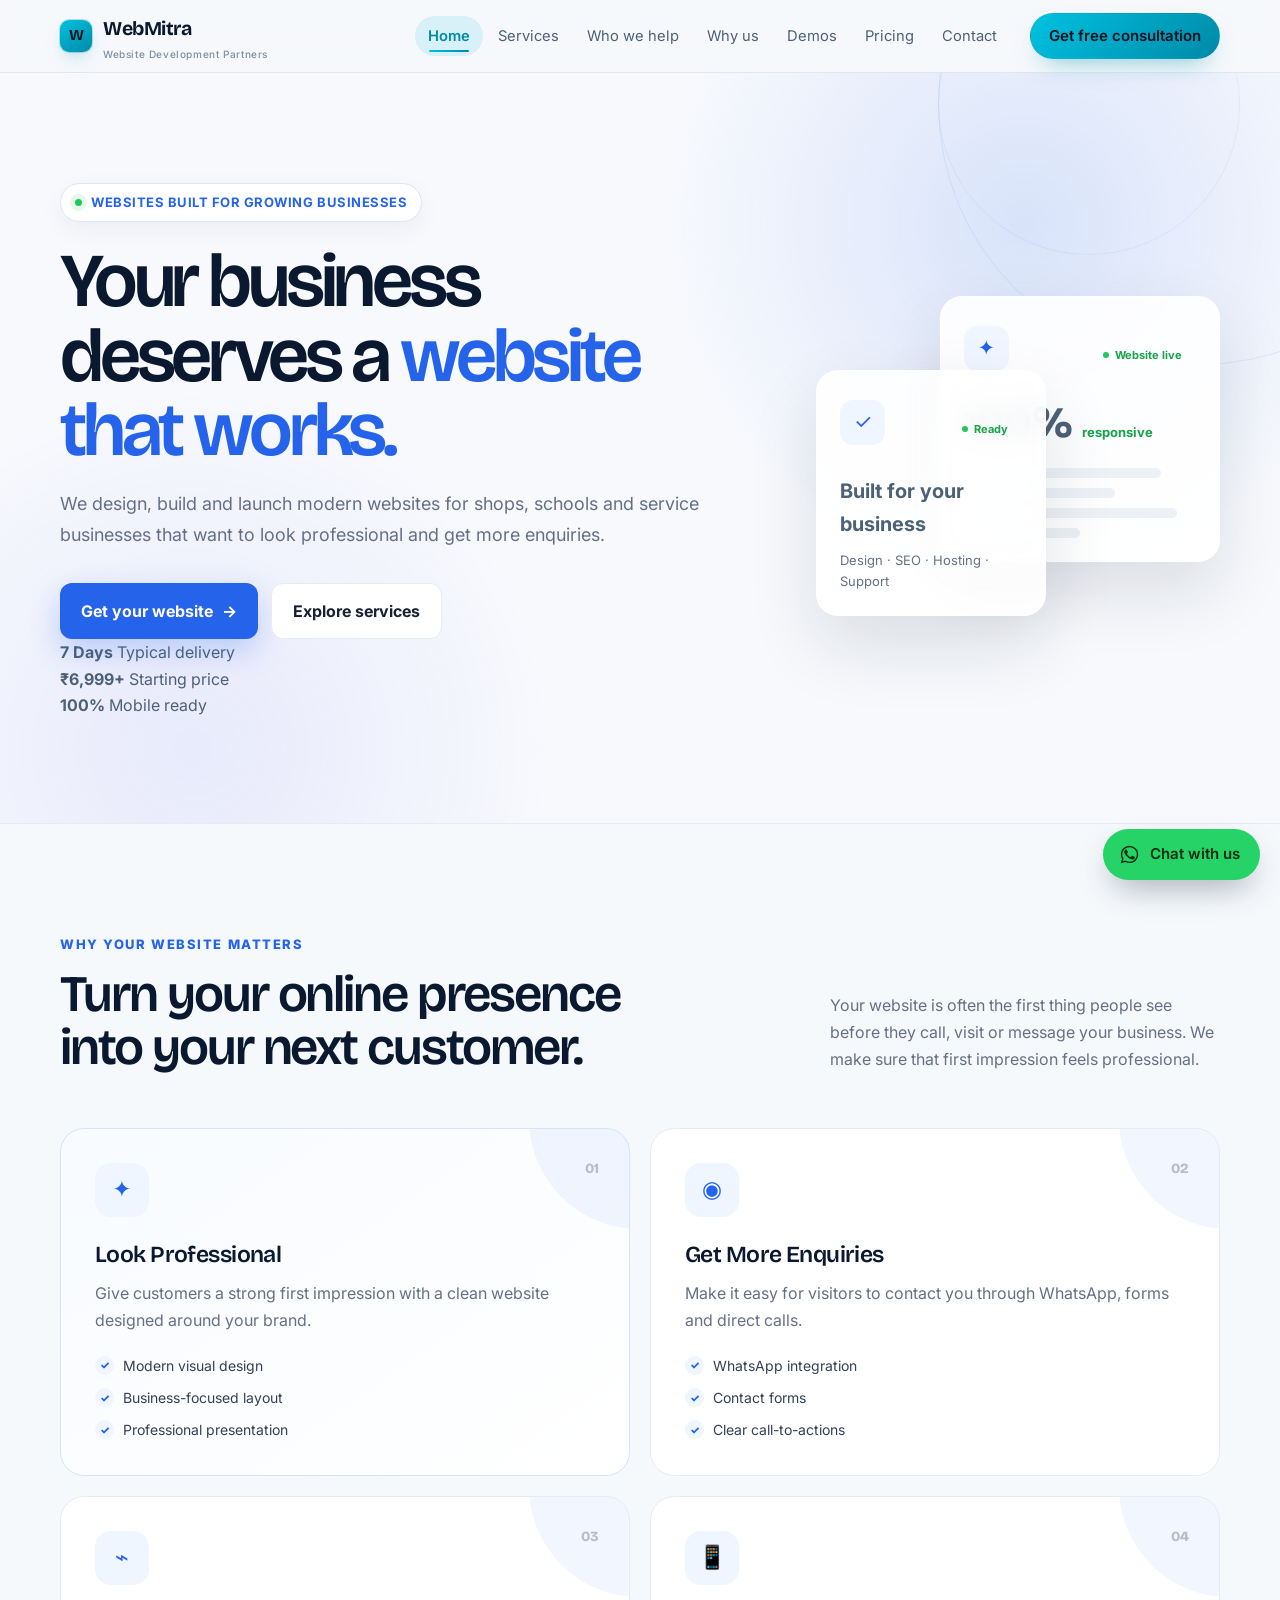
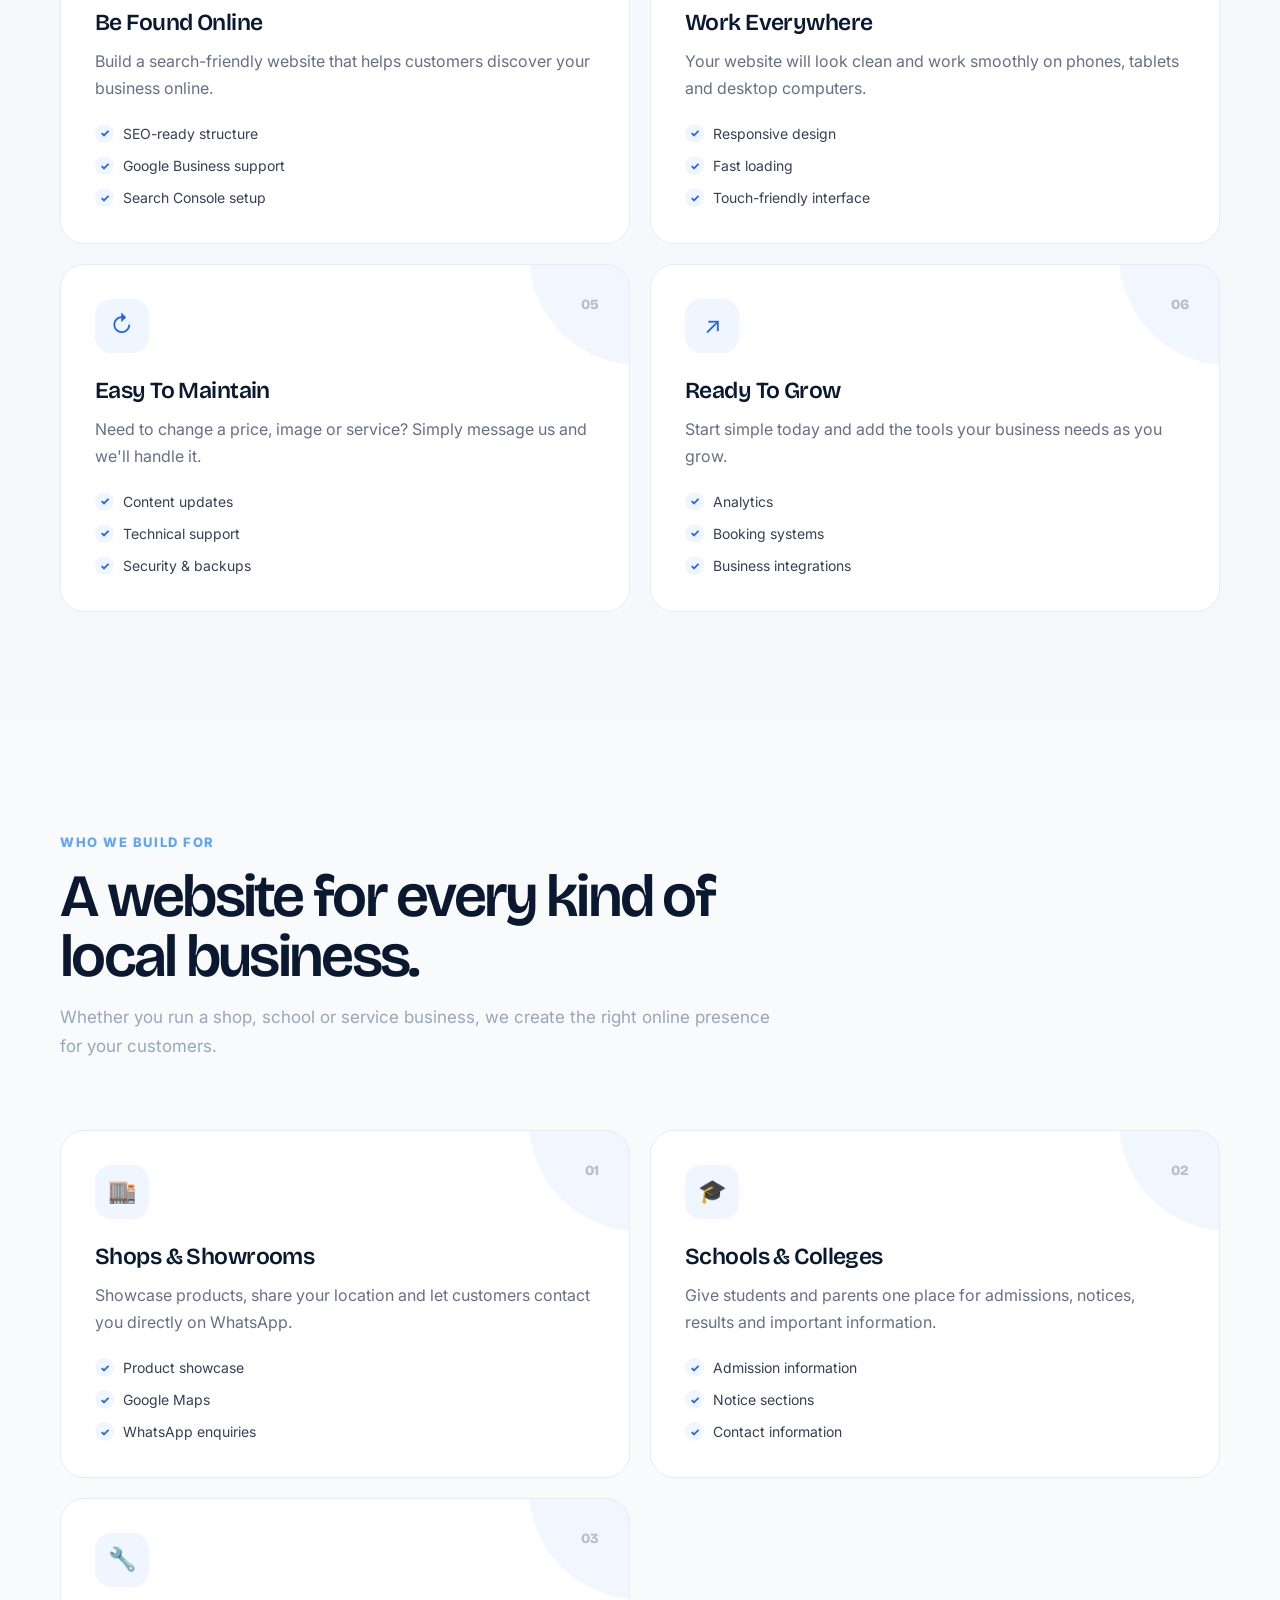
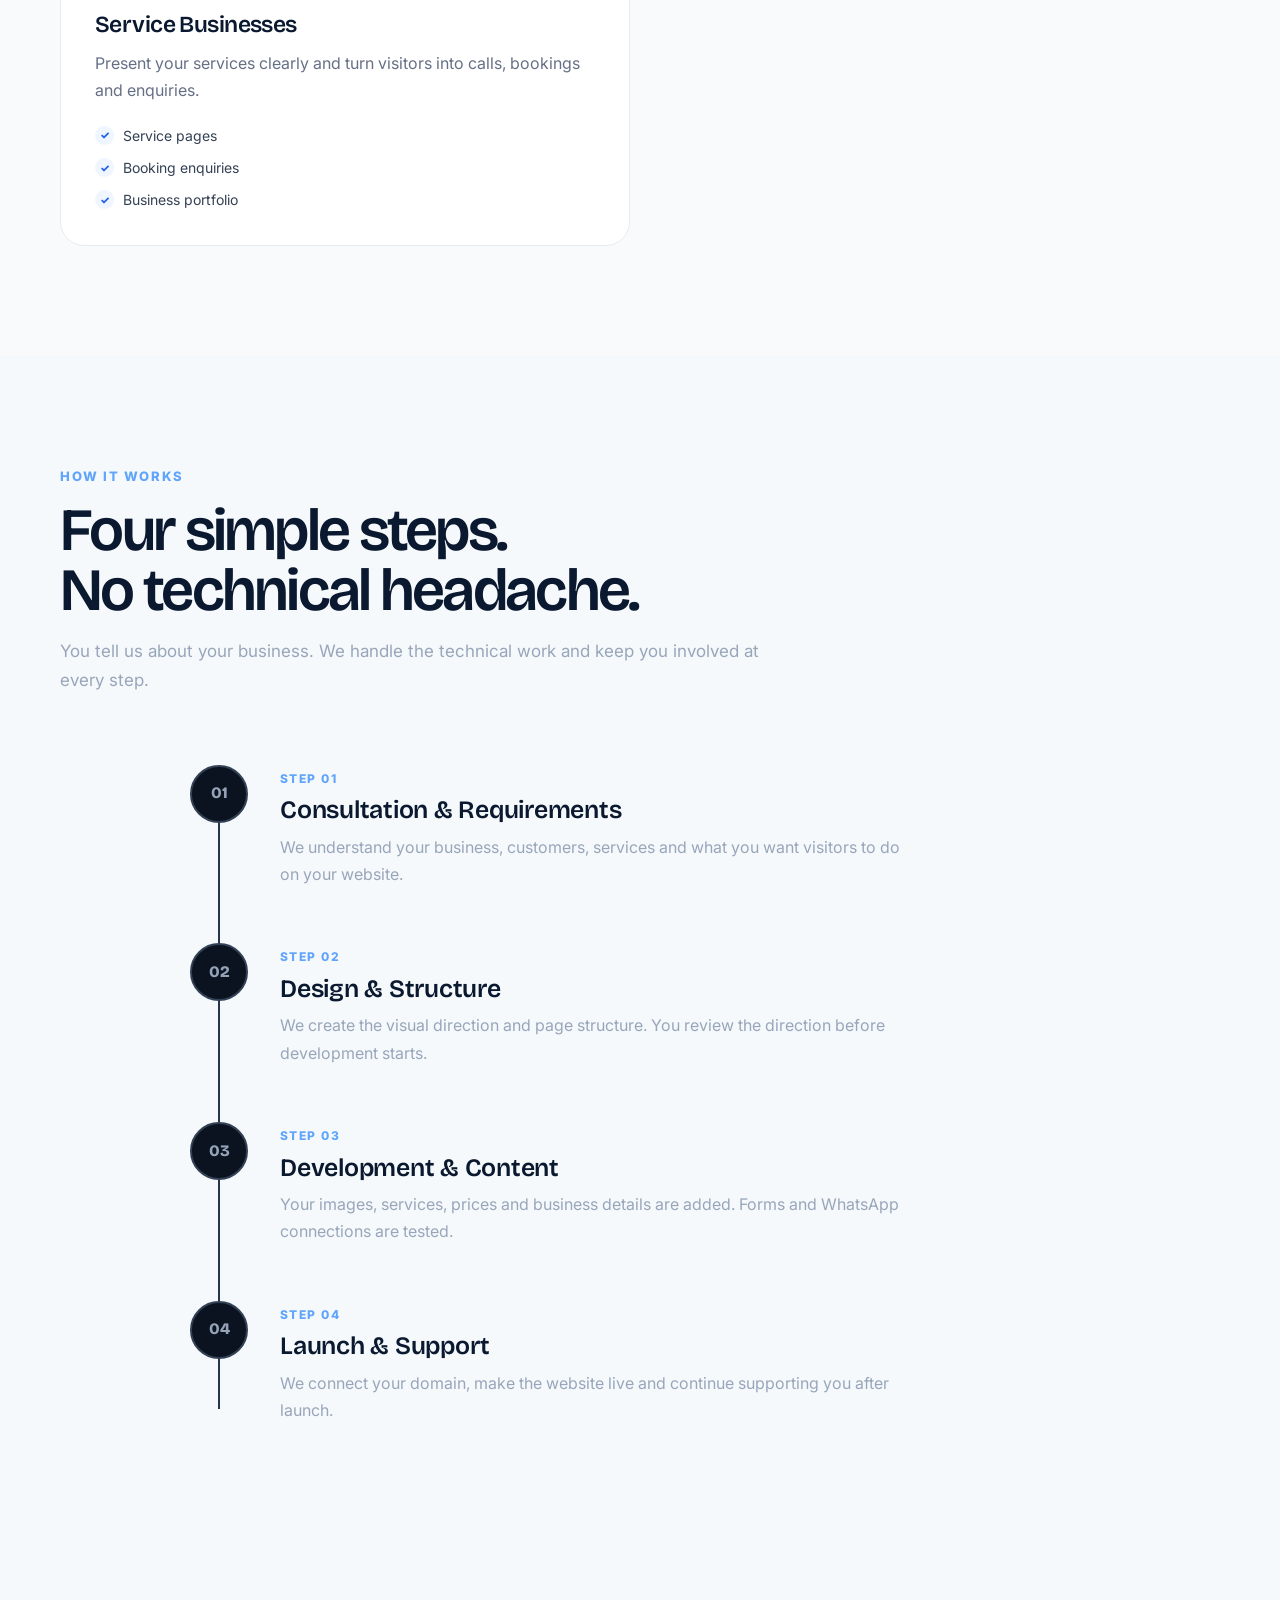
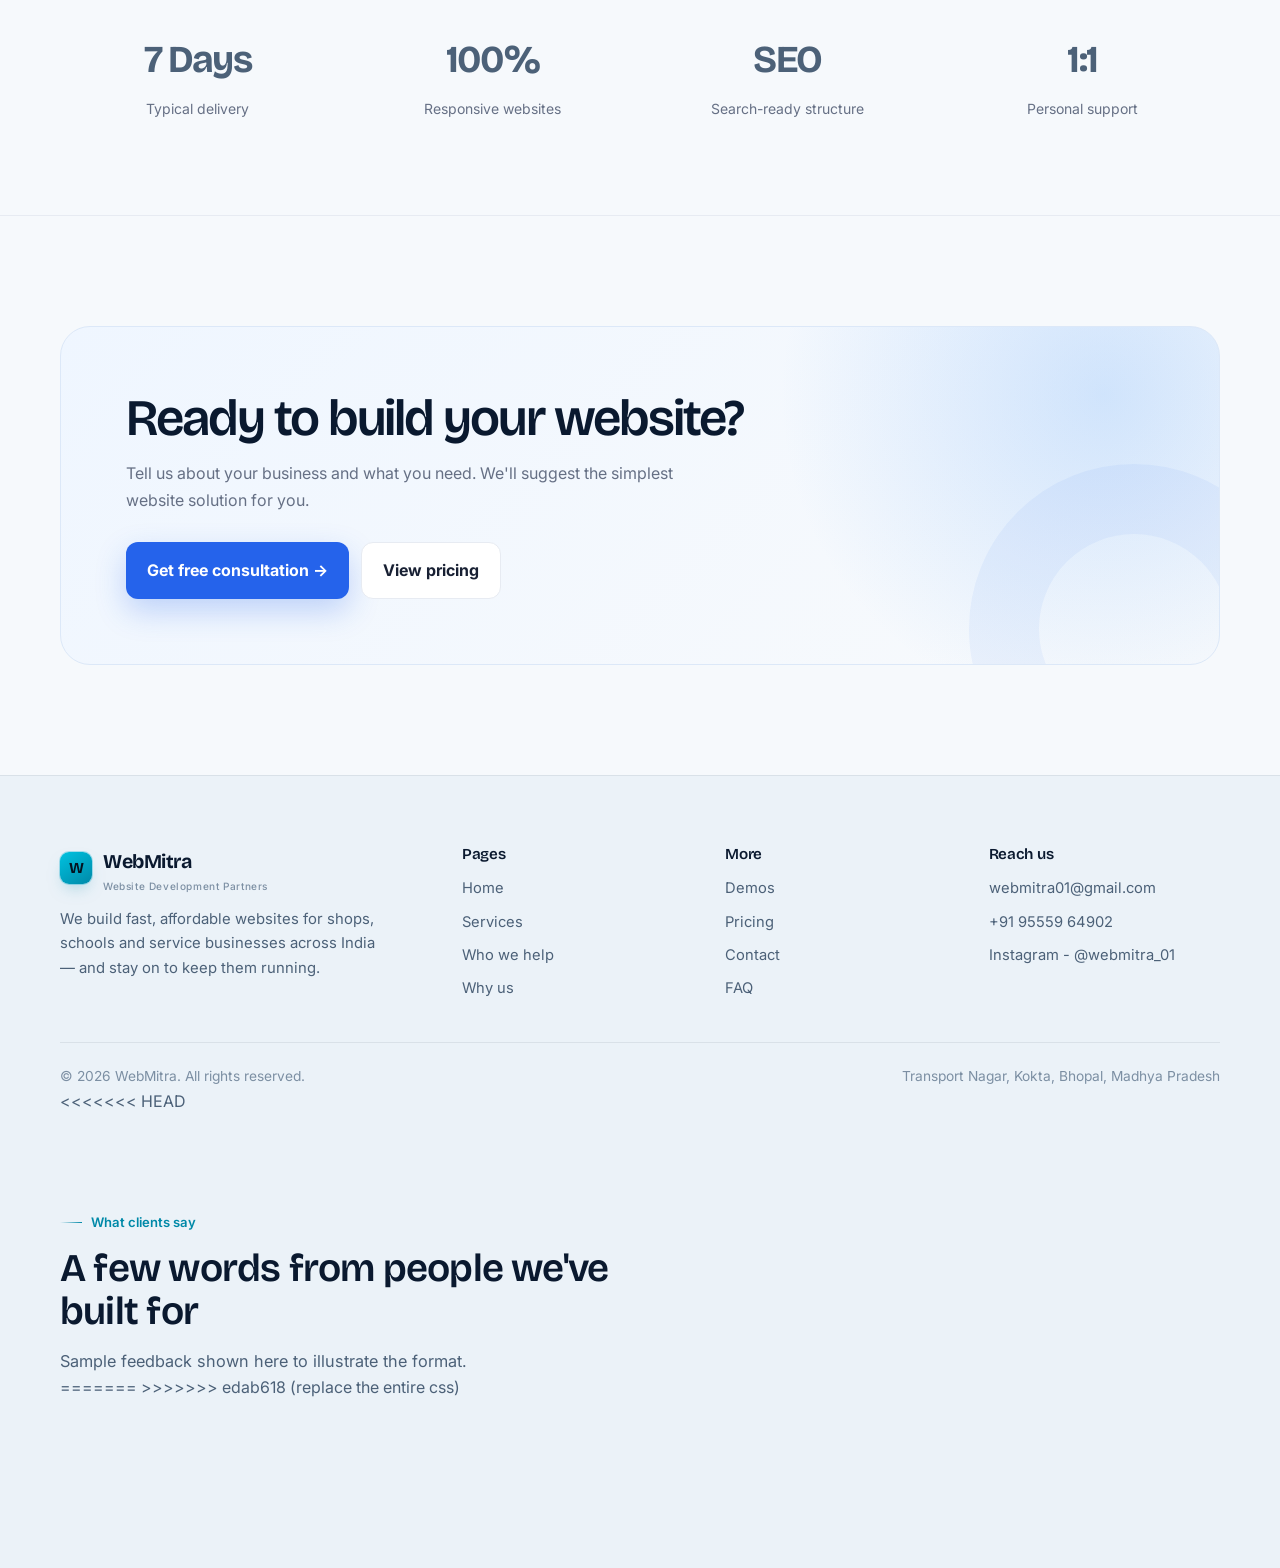
<file: index.html>
<!DOCTYPE html>
<html lang="en">

<head>
  <meta charset="UTF-8">
  <meta name="viewport" content="width=device-width, initial-scale=1">

  <title>WebMitra | Websites That Work For Your Business</title>

  <meta name="description"
    content="WebMitra designs fast, modern and affordable websites for shops, schools and service businesses across India.">

  <link rel="canonical" href="https://www.webmitra.in/">

  <meta property="og:type" content="website">
  <meta property="og:site_name" content="WebMitra">
  <meta property="og:title" content="WebMitra | Websites That Work For Your Business">
  <meta property="og:description"
    content="Modern websites for shops, schools and growing businesses across India.">
  <meta property="og:url" content="https://www.webmitra.in/">

  <meta name="twitter:card" content="summary_large_image">

  <!-- Fonts -->
  <link rel="preconnect" href="https://fonts.googleapis.com">
  <link rel="preconnect" href="https://fonts.gstatic.com" crossorigin>

  <link
    href="https://fonts.googleapis.com/css2?family=Bricolage+Grotesque:opsz,wght@12..96,500;12..96,600;12..96,700;12..96,800&family=Inter:wght@400;500;600;700&display=swap"
    rel="stylesheet">

  <link rel="stylesheet" href="assets/styles.css">
</head>

<body>

  <!-- ================= HEADER ================= -->

  <header>
    <div class="wrap">

      <nav class="nav">

        <a class="brand" href="index.html">
          <span class="mark">
            <span>W</span>
          </span>

          <span>
            WebMitra
            <small>Website Development Partners</small>
          </span>
        </a>

        <div class="links">

          <a href="index.html"
             class="active"
             aria-current="page">
            Home
          </a>

          <a href="services.html">
            Services
          </a>

          <a href="who-we-help.html">
            Who we help
          </a>

          <a href="why-us.html">
            Why us
          </a>

          <a href="demos.html">
            Demos
          </a>

          <a href="pricing.html">
            Pricing
          </a>

          <a href="contact.html">
            Contact
          </a>

        </div>

        <a class="btn btn-primary" href="contact.html">
          Get free consultation
        </a>

        <button
          class="burger"
          id="burger"
          aria-expanded="false"
          aria-controls="mobilePanel"
          aria-label="Open menu">

          <i></i>
          <i></i>
          <i></i>

        </button>

      </nav>


      <!-- MOBILE MENU -->

      <div class="mobile-panel" id="mobilePanel">

        <a href="index.html"
           class="active"
           aria-current="page">
          Home
        </a>

        <a href="services.html">
          Services
        </a>

        <a href="who-we-help.html">
          Who we help
        </a>

        <a href="why-us.html">
          Why us
        </a>

        <a href="demos.html">
          Demos
        </a>

        <a href="pricing.html">
          Pricing
        </a>

        <a href="contact.html">
          Contact
        </a>

        <a class="btn btn-primary" href="contact.html">
          Get free consultation
        </a>

      </div>

    </div>
  </header>


  <main id="main">


    <!-- ================= HERO ================= -->

    <section class="services-hero">

      <div class="wrap services-hero-grid">

        <div class="services-hero-content reveal-new">

          <div class="hero-label">
            <span></span>
            Websites built for growing businesses
          </div>

          <h1>
            Your business deserves a
            <em>website that works.</em>
          </h1>

          <p class="hero-description">
            We design, build and launch modern websites for shops,
            schools and service businesses that want to look
            professional and get more enquiries.
          </p>

          <div class="hero-actions">

            <a href="contact.html"
               class="hero-btn primary">
              Get your website
              <span>→</span>
            </a>

            <a href="services.html"
               class="hero-btn secondary">
              Explore services
            </a>

          </div>

          <div class="hero-mini-stats">

            <div>
              <strong>7 Days</strong>
              <span>Typical delivery</span>
            </div>

            <div>
              <strong>₹6,999+</strong>
              <span>Starting price</span>
            </div>

            <div>
              <strong>100%</strong>
              <span>Mobile ready</span>
            </div>

          </div>

        </div>


        <!-- HERO VISUAL -->

        <div class="hero-visual reveal-new">

          <div class="hero-card hero-card-main">

            <div class="card-top">

              <div class="card-icon">
                ✦
              </div>

              <div class="status">
                <i></i>
                Website live
              </div>

            </div>

            <div class="hero-stat">
              <strong>100%</strong>
              <span>responsive</span>
            </div>

            <div class="fake-lines">
              <div class="fake-line"></div>
              <div class="fake-line"></div>
              <div class="fake-line"></div>
              <div class="fake-line"></div>
            </div>

          </div>


          <div class="hero-card hero-card-small">

            <div class="card-top">

              <div class="card-icon">
                ✓
              </div>

              <div class="status">
                <i></i>
                Ready
              </div>

            </div>

            <strong>
              Built for your business
            </strong>

            <p>
              Design · SEO · Hosting · Support
            </p>

          </div>

        </div>

      </div>

    </section>



    <!-- ================= TRUST / INTRO ================= -->

    <section class="services-section">

      <div class="wrap">

        <div class="section-intro reveal-new">

          <div>

            <div class="eyebrow">
              Why your website matters
            </div>

            <h2>
              Turn your online presence into your next customer.
            </h2>

          </div>

          <p>
            Your website is often the first thing people see before
            they call, visit or message your business. We make sure
            that first impression feels professional.
          </p>

        </div>


        <div class="service-grid">


          <!-- CARD 01 -->

          <article class="service-card featured reveal-new">

            <div class="service-number">
              01
            </div>

            <div class="service-icon">
              ✦
            </div>

            <h3>
              Look Professional
            </h3>

            <p>
              Give customers a strong first impression with a
              clean website designed around your brand.
            </p>

            <ul class="service-list">
              <li>Modern visual design</li>
              <li>Business-focused layout</li>
              <li>Professional presentation</li>
            </ul>

          </article>


          <!-- CARD 02 -->

          <article class="service-card reveal-new">

            <div class="service-number">
              02
            </div>

            <div class="service-icon">
              ◉
            </div>

            <h3>
              Get More Enquiries
            </h3>

            <p>
              Make it easy for visitors to contact you through
              WhatsApp, forms and direct calls.
            </p>

            <ul class="service-list">
              <li>WhatsApp integration</li>
              <li>Contact forms</li>
              <li>Clear call-to-actions</li>
            </ul>

          </article>


          <!-- CARD 03 -->

          <article class="service-card reveal-new">

            <div class="service-number">
              03
            </div>

            <div class="service-icon">
              ⌁
            </div>

            <h3>
              Be Found Online
            </h3>

            <p>
              Build a search-friendly website that helps customers
              discover your business online.
            </p>

            <ul class="service-list">
              <li>SEO-ready structure</li>
              <li>Google Business support</li>
              <li>Search Console setup</li>
            </ul>

          </article>


          <!-- CARD 04 -->

          <article class="service-card reveal-new">

            <div class="service-number">
              04
            </div>

            <div class="service-icon">
              📱
            </div>

            <h3>
              Work Everywhere
            </h3>

            <p>
              Your website will look clean and work smoothly on
              phones, tablets and desktop computers.
            </p>

            <ul class="service-list">
              <li>Responsive design</li>
              <li>Fast loading</li>
              <li>Touch-friendly interface</li>
            </ul>

          </article>


          <!-- CARD 05 -->

          <article class="service-card reveal-new">

            <div class="service-number">
              05
            </div>

            <div class="service-icon">
              ↻
            </div>

            <h3>
              Easy To Maintain
            </h3>

            <p>
              Need to change a price, image or service?
              Simply message us and we'll handle it.
            </p>

            <ul class="service-list">
              <li>Content updates</li>
              <li>Technical support</li>
              <li>Security & backups</li>
            </ul>

          </article>


          <!-- CARD 06 -->

          <article class="service-card reveal-new">

            <div class="service-number">
              06
            </div>

            <div class="service-icon">
              ↗
            </div>

            <h3>
              Ready To Grow
            </h3>

            <p>
              Start simple today and add the tools your business
              needs as you grow.
            </p>

            <ul class="service-list">
              <li>Analytics</li>
              <li>Booking systems</li>
              <li>Business integrations</li>
            </ul>

          </article>

        </div>

      </div>

    </section>



    <!-- ================= WHO WE HELP ================= -->

    <section class="process-section">

      <div class="wrap">

        <div class="process-header reveal-new">

          <div class="eyebrow">
            Who we build for
          </div>

          <h2>
            A website for every kind of local business.
          </h2>

          <p>
            Whether you run a shop, school or service business,
            we create the right online presence for your customers.
          </p>

        </div>


        <div class="service-grid">


          <article class="service-card reveal-new">

            <div class="service-number">
              01
            </div>

            <div class="service-icon">
              🏬
            </div>

            <h3>
              Shops & Showrooms
            </h3>

            <p>
              Showcase products, share your location and let
              customers contact you directly on WhatsApp.
            </p>

            <ul class="service-list">
              <li>Product showcase</li>
              <li>Google Maps</li>
              <li>WhatsApp enquiries</li>
            </ul>

          </article>


          <article class="service-card reveal-new">

            <div class="service-number">
              02
            </div>

            <div class="service-icon">
              🎓
            </div>

            <h3>
              Schools & Colleges
            </h3>

            <p>
              Give students and parents one place for admissions,
              notices, results and important information.
            </p>

            <ul class="service-list">
              <li>Admission information</li>
              <li>Notice sections</li>
              <li>Contact information</li>
            </ul>

          </article>


          <article class="service-card reveal-new">

            <div class="service-number">
              03
            </div>

            <div class="service-icon">
              🔧
            </div>

            <h3>
              Service Businesses
            </h3>

            <p>
              Present your services clearly and turn visitors
              into calls, bookings and enquiries.
            </p>

            <ul class="service-list">
              <li>Service pages</li>
              <li>Booking enquiries</li>
              <li>Business portfolio</li>
            </ul>

          </article>

        </div>

      </div>

    </section>



    <!-- ================= PROCESS ================= -->

    <section class="services-section">

      <div class="wrap">

        <div class="process-header reveal-new">

          <div class="eyebrow">
            How it works
          </div>

          <h2>
            Four simple steps.
            <br>
            No technical headache.
          </h2>

          <p>
            You tell us about your business. We handle the
            technical work and keep you involved at every step.
          </p>

        </div>


        <div class="process">

          <div class="process-progress"
               id="processProgress">
          </div>


          <!-- STEP 01 -->

          <div class="process-step reveal-new">

            <div class="process-dot">
              01
            </div>

            <div class="process-content">

              <div class="process-number">
                Step 01
              </div>

              <h3>
                Consultation & Requirements
              </h3>

              <p>
                We understand your business, customers, services
                and what you want visitors to do on your website.
              </p>

            </div>

          </div>


          <!-- STEP 02 -->

          <div class="process-step reveal-new">

            <div class="process-dot">
              02
            </div>

            <div class="process-content">

              <div class="process-number">
                Step 02
              </div>

              <h3>
                Design & Structure
              </h3>

              <p>
                We create the visual direction and page structure.
                You review the direction before development starts.
              </p>

            </div>

          </div>


          <!-- STEP 03 -->

          <div class="process-step reveal-new">

            <div class="process-dot">
              03
            </div>

            <div class="process-content">

              <div class="process-number">
                Step 03
              </div>

              <h3>
                Development & Content
              </h3>

              <p>
                Your images, services, prices and business details
                are added. Forms and WhatsApp connections are tested.
              </p>

            </div>

          </div>


          <!-- STEP 04 -->

          <div class="process-step reveal-new">

            <div class="process-dot">
              04
            </div>

            <div class="process-content">

              <div class="process-number">
                Step 04
              </div>

              <h3>
                Launch & Support
              </h3>

              <p>
                We connect your domain, make the website live
                and continue supporting you after launch.
              </p>

            </div>

          </div>

        </div>

      </div>

    </section>



    <!-- ================= STATS ================= -->

    <section class="stats-section">

      <div class="wrap">

        <div class="stats">

          <div class="stat reveal-new">

            <strong>7 Days</strong>

            <span>
              Typical delivery
            </span>

          </div>


          <div class="stat reveal-new">

            <strong>100%</strong>

            <span>
              Responsive websites
            </span>

          </div>


          <div class="stat reveal-new">

            <strong>SEO</strong>

            <span>
              Search-ready structure
            </span>

          </div>


          <div class="stat reveal-new">

            <strong>1:1</strong>

            <span>
              Personal support
            </span>

          </div>

        </div>

      </div>

    </section>



    <!-- ================= CTA ================= -->

    <section class="services-cta">

      <div class="wrap">

        <div class="cta-box reveal-new">

          <div class="cta-decoration"></div>

          <h2>
            Ready to build your website?
          </h2>

          <p>
            Tell us about your business and what you need.
            We'll suggest the simplest website solution for you.
          </p>

          <div class="cta-actions">

            <a href="contact.html"
               class="hero-btn primary">
              Get free consultation →
            </a>

            <a href="pricing.html"
               class="hero-btn secondary">
              View pricing
            </a>

          </div>

        </div>

      </div>

    </section>

  </main>



  <!-- ================= FOOTER ================= -->

  <footer>

    <div class="wrap">

      <div class="f-grid">


        <div>

          <a class="brand" href="index.html">

            <span class="mark">
              <span>W</span>
            </span>

            <span>
              WebMitra
              <small>Website Development Partners</small>
            </span>

          </a>

          <p>
            We build fast, affordable websites for shops,
            schools and service businesses across India —
            and stay on to keep them running.
          </p>

        </div>


        <div>

          <h4>
            Pages
          </h4>

          <div class="f-links">

            <a href="index.html">
              Home
            </a>

            <a href="services.html">
              Services
            </a>

            <a href="who-we-help.html">
              Who we help
            </a>

            <a href="why-us.html">
              Why us
            </a>

          </div>

        </div>


        <div>

          <h4>
            More
          </h4>

          <div class="f-links">

            <a href="demos.html">
              Demos
            </a>

            <a href="pricing.html">
              Pricing
            </a>

            <a href="contact.html">
              Contact
            </a>

            <a href="pricing.html">
              FAQ
            </a>

          </div>

        </div>


        <div>

          <h4>
            Reach us
          </h4>

          <div class="f-links">

            <a href="mailto:webmitra01@gmail.com">
              webmitra01@gmail.com
            </a>

            <a href="tel:+919555964902">
              +91 95559 64902
            </a>

            <a
              href="https://www.instagram.com/webmitra_01/"
              target="_blank"
              rel="noopener">
              Instagram - @webmitra_01
            </a>

          </div>

        </div>

      </div>


      <div class="f-bottom">

        <span>
          © <span id="yr">2026</span>
          WebMitra. All rights reserved.
        </span>

        <span>
          Transport Nagar, Kokta, Bhopal,
          Madhya Pradesh
        </span>

      </div>

<<<<<<< HEAD
  <section><div class="wrap">
    <div class="sec-head reveal">
      <span class="kicker">What clients say</span>
      <h2>A few words from people we've built for</h2>
      <p>Sample feedback shown here to illustrate the format.</p>
=======
>>>>>>> edab618 (replace the entire css)
    </div>

  </footer>



  <!-- ================= WHATSAPP ================= -->

  <a
    class="wa"
    id="waBtn"
    href="#"
    target="_blank"
    rel="noopener"
    aria-label="Chat with WebMitra on WhatsApp">

    <svg
      viewBox="0 0 24 24"
      fill="currentColor"
      aria-hidden="true">

      <path d="M17.47 14.38c-.3-.15-1.75-.86-2.02-.96-.27-.1-.47-.15-.67.15-.2.3-.77.96-.94 1.16-.17.2-.35.22-.65.07-.3-.15-1.25-.46-2.38-1.47-.88-.78-1.48-1.75-1.65-2.05-.17-.3-.02-.46.13-.61.14-.14.3-.35.45-.53.15-.18.2-.3.3-.5.1-.2.05-.38-.02-.53-.08-.15-.67-1.6-.92-2.2-.24-.58-.49-.5-.67-.51h-.57c-.2 0-.52.07-.8.38-.27.3-1.04 1.02-1.04 2.48s1.07 2.88 1.22 3.08c.15.2 2.1 3.2 5.08 4.49.71.3 1.26.49 1.69.63.71.22 1.36.19 1.87.12.57-.09 1.75-.72 2-1.41.25-.69.25-1.28.17-1.41-.07-.13-.27-.2-.57-.35M12.04 2C6.58 2 2.13 6.45 2.13 11.91c0 1.75.46 3.45 1.32 4.95L2 22l5.25-1.38a9.87 9.87 0 0 0 4.79 1.22h.01c5.46 0 9.91-4.45 9.91-9.91 0-2.65-1.03-5.14-2.9-7.01A9.82 9.82 0 0 0 12.04 2m0 18.15h-.01a8.2 8.2 0 0 1-4.19-1.15l-.3-.18-3.12.82.83-3.04-.2-.31a8.17 8.17 0 0 1-1.26-4.38c0-4.54 3.7-8.23 8.25-8.23 2.2 0 4.27.86 5.83 2.42a8.19 8.19 0 0 1 2.41 5.82c0 4.54-3.7 8.23-8.24 8.23"/>

    </svg>

    <span>
      Chat with us
    </span>

  </a>


  <script src="assets/script.js"></script>

</body>
</html>
</file>
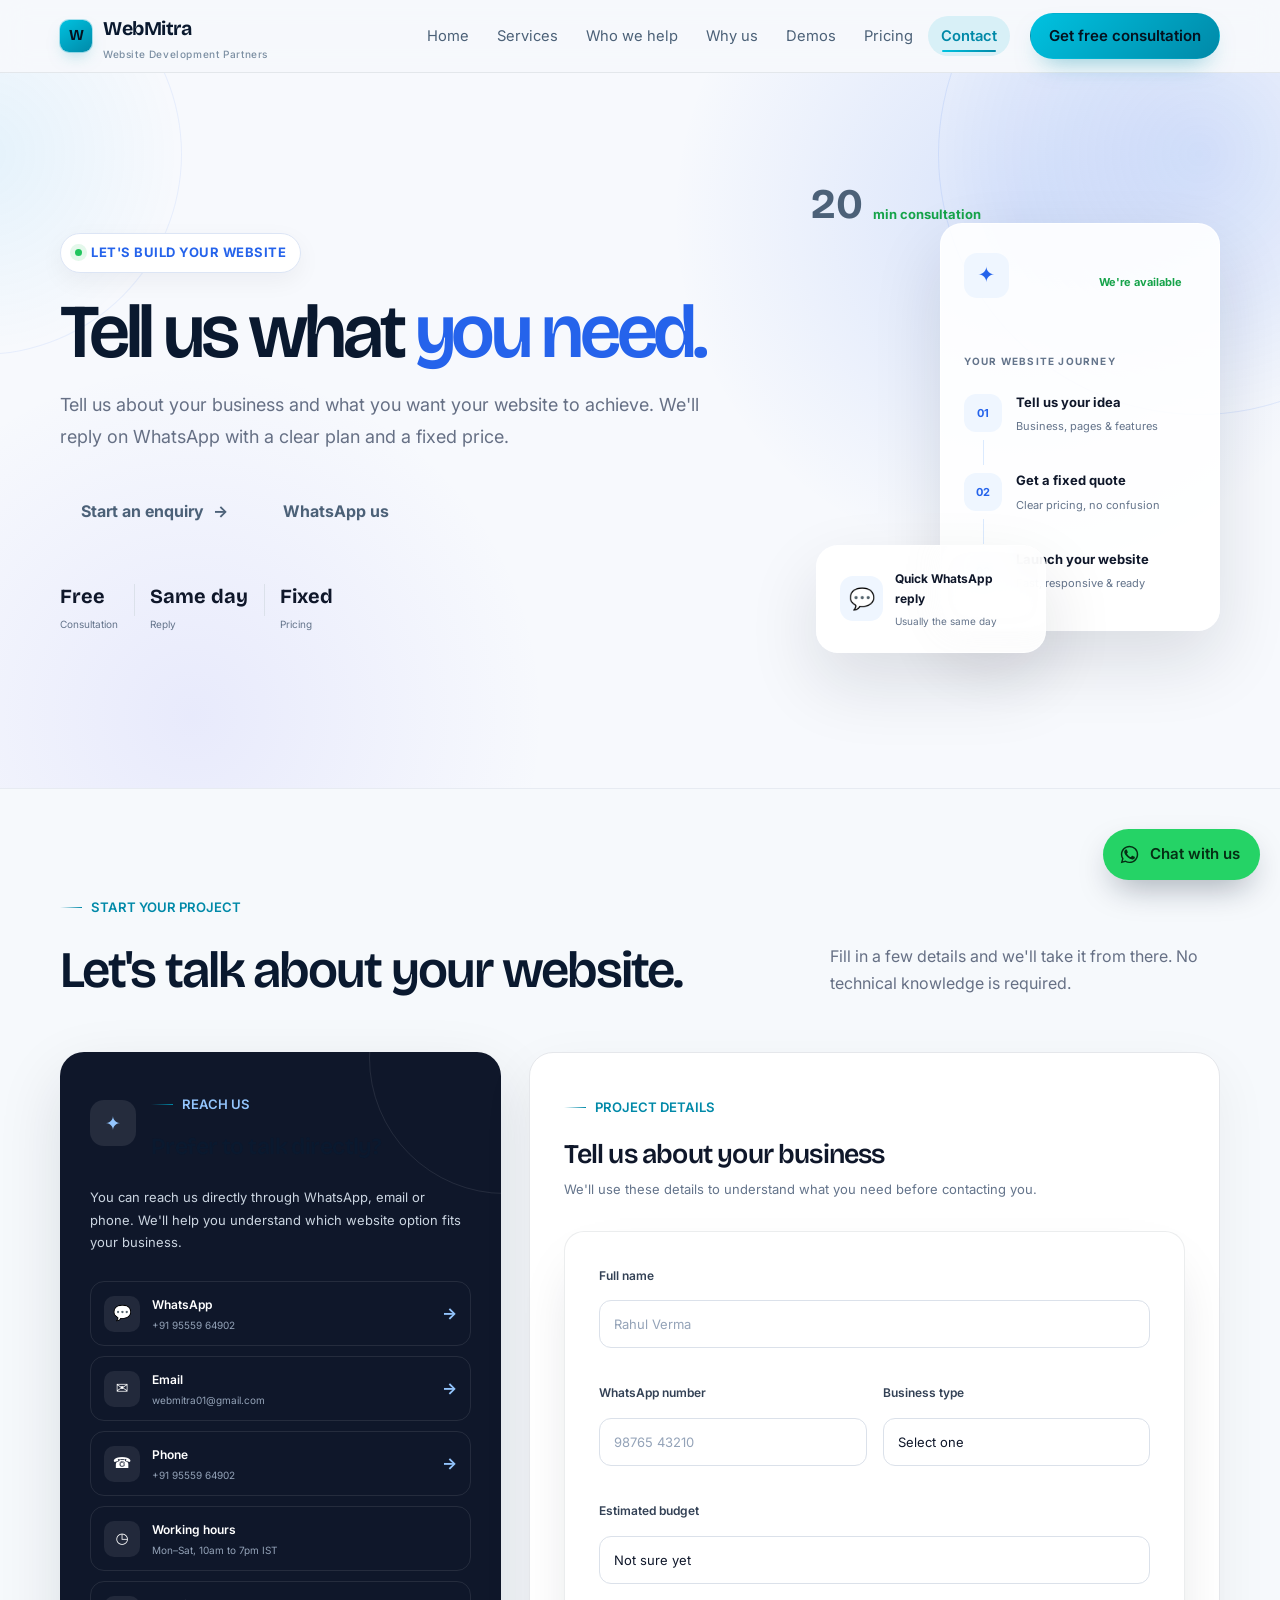
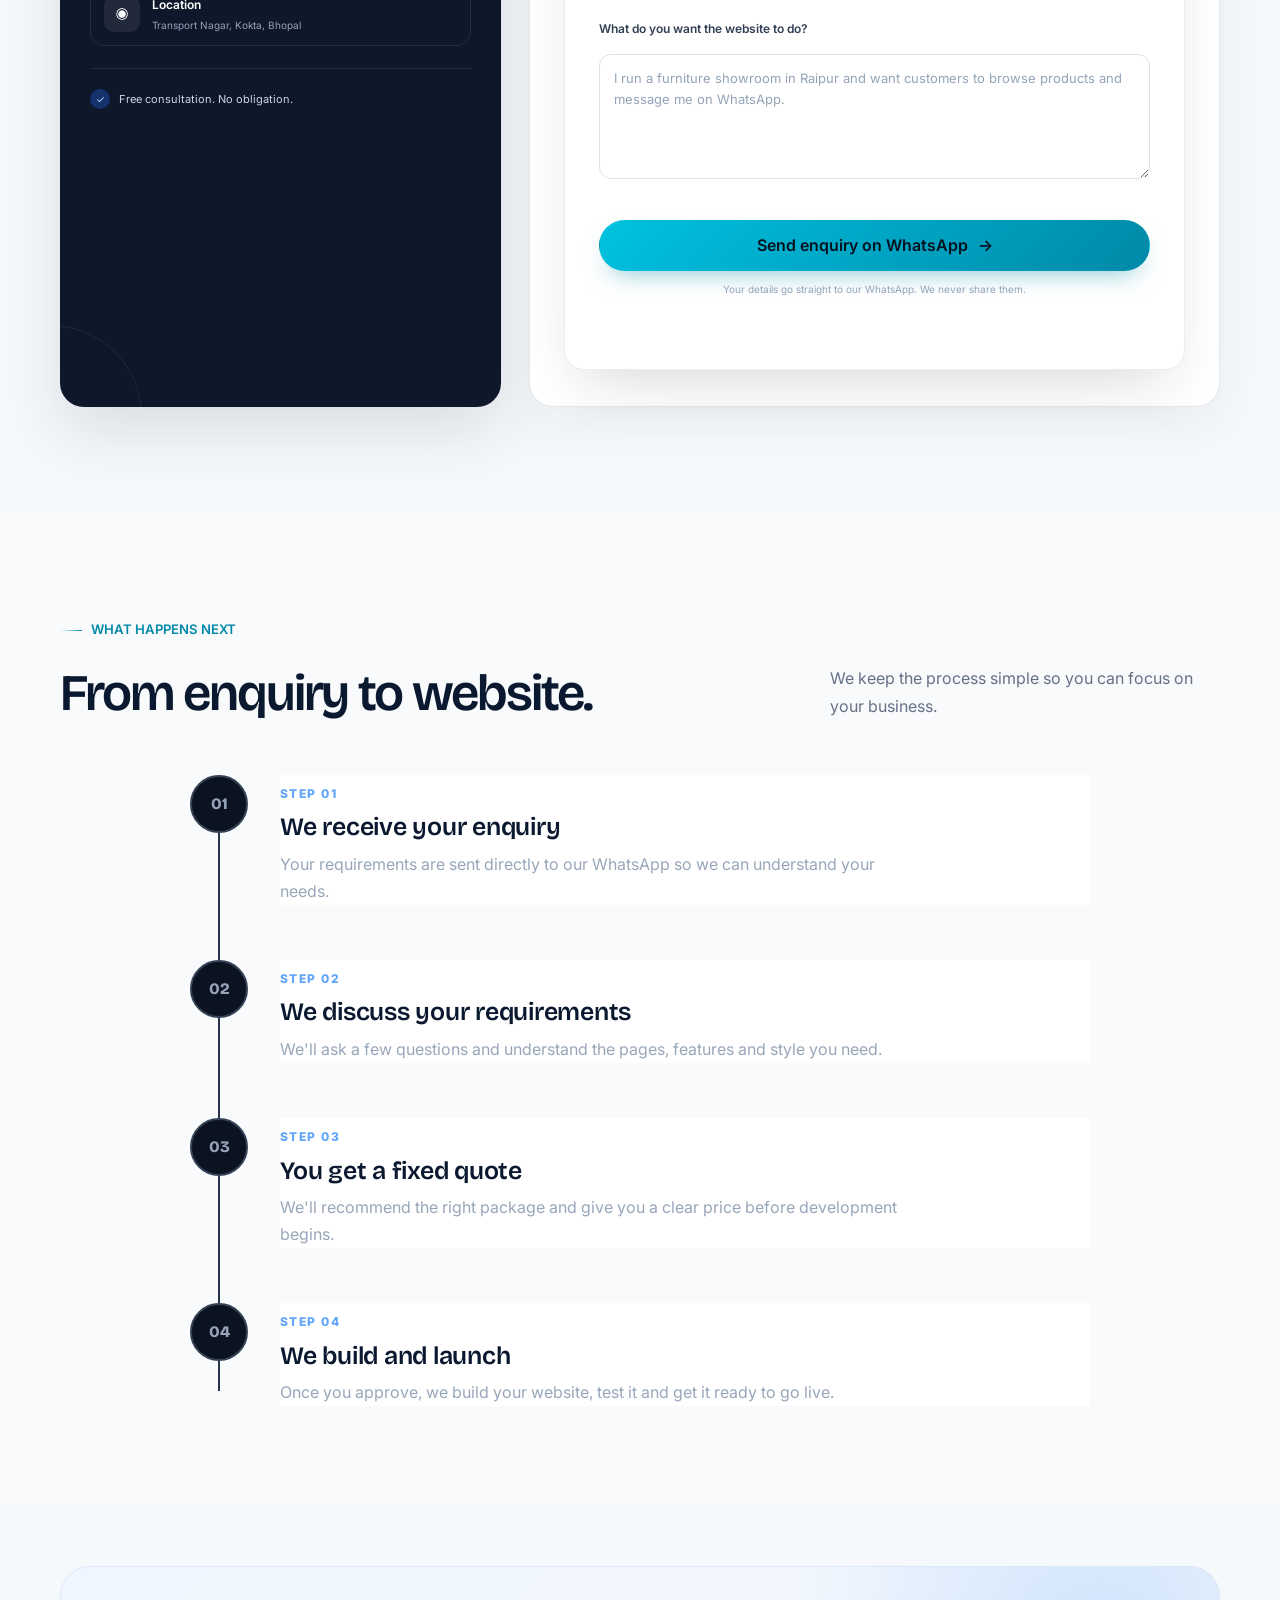
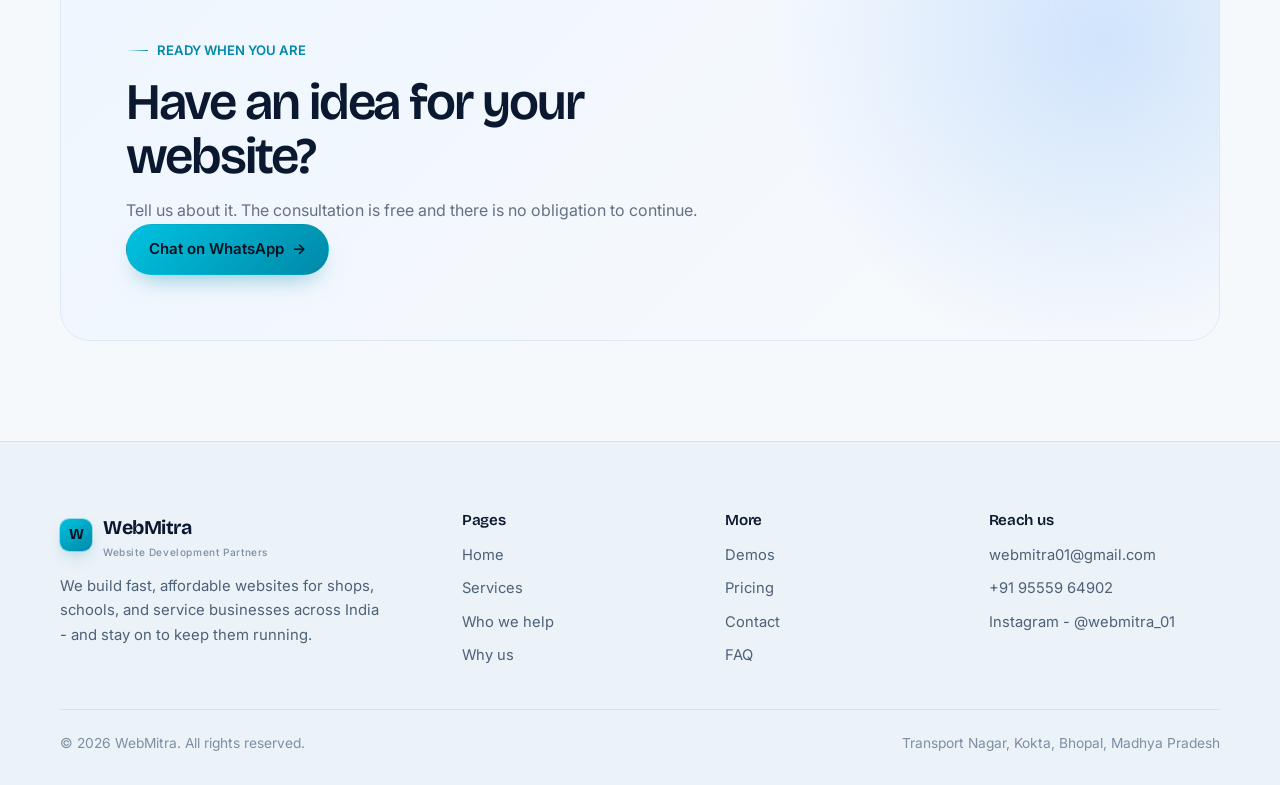
<file: contact.html>
<!DOCTYPE html>
<html lang="en">
<head>
<meta charset="UTF-8">
<meta name="viewport" content="width=device-width, initial-scale=1">

<title>Contact - Get a free website consultation | WebMitra</title>

<meta name="description"
content="Tell us what you need and we reply on WhatsApp the same day with a plan and a fixed price. Free consultation, no obligation.">

<link rel="canonical" href="https://www.webmitra.in/contact.html">

<meta property="og:type" content="website">
<meta property="og:site_name" content="WebMitra">
<meta property="og:title" content="Contact - Get a free website consultation | WebMitra">
<meta property="og:description"
content="Tell us what you need and we reply on WhatsApp the same day with a plan and a fixed price.">
<meta property="og:url" content="https://www.webmitra.in/contact.html">

<meta name="twitter:card" content="summary_large_image">

<link rel="preconnect" href="https://fonts.googleapis.com">
<link rel="preconnect" href="https://fonts.gstatic.com" crossorigin>

<link
  href="https://fonts.googleapis.com/css2?family=Bricolage+Grotesque:opsz,wght@12..96,500;12..96,600;12..96,700&family=Inter:wght@400;500;600&display=swap"
  rel="stylesheet"
>

<link rel="stylesheet" href="assets/styles.css">
</head>

<body>

<!-- ================= HEADER ================= -->

<header>
  <div class="wrap">

    <nav class="nav">

      <a class="brand" href="index.html">
        <span class="mark"><span>W</span></span>

        <span>
          WebMitra
          <small>Website Development Partners</small>
        </span>
      </a>


      <div class="links">

        <a href="index.html">Home</a>
        <a href="services.html">Services</a>
        <a href="who-we-help.html">Who we help</a>
        <a href="why-us.html">Why us</a>
        <a href="demos.html">Demos</a>
        <a href="pricing.html">Pricing</a>

        <a
          href="contact.html"
          class="active"
          aria-current="page"
        >
          Contact
        </a>

      </div>


      <a class="btn btn-primary" href="#contactForm">
        Get free consultation
      </a>


      <button
        class="burger"
        id="burger"
        aria-expanded="false"
        aria-controls="mobilePanel"
        aria-label="Open menu"
      >
        <i></i>
        <i></i>
        <i></i>
      </button>

    </nav>


    <div class="mobile-panel" id="mobilePanel">

      <a href="index.html">Home</a>
      <a href="services.html">Services</a>
      <a href="who-we-help.html">Who we help</a>
      <a href="why-us.html">Why us</a>
      <a href="demos.html">Demos</a>
      <a href="pricing.html">Pricing</a>

      <a
        href="contact.html"
        class="active"
        aria-current="page"
      >
        Contact
      </a>

      <a class="btn btn-primary" href="#contactForm">
        Get free consultation
      </a>

    </div>

  </div>
</header>


<main id="main">


<!-- =====================================================
     CONTACT HERO
===================================================== -->

<section class="services-hero contact-hero">

  <div class="wrap services-hero-grid">


    <!-- LEFT -->

    <div class="services-hero-content">

      <div class="hero-label">
        <span></span>
        LET'S BUILD YOUR WEBSITE
      </div>


      <h1>
        Tell us what
        <em>you need.</em>
      </h1>


      <p class="hero-description">
        Tell us about your business and what you want
        your website to achieve. We'll reply on WhatsApp
        with a clear plan and a fixed price.
      </p>


      <div class="hero-actions">

        <a
          class="hero-btn hero-btn-primary"
          href="#contactForm"
        >
          Start an enquiry
          <span>→</span>
        </a>

        <a
          class="hero-btn hero-btn-secondary"
          href="https://wa.me/919555964902"
          target="_blank"
          rel="noopener"
        >
          WhatsApp us
        </a>

      </div>


      <div class="contact-trust-row">

        <div>
          <strong>Free</strong>
          <span>Consultation</span>
        </div>

        <div>
          <strong>Same day</strong>
          <span>Reply</span>
        </div>

        <div>
          <strong>Fixed</strong>
          <span>Pricing</span>
        </div>

      </div>

    </div>


    <!-- RIGHT VISUAL -->

    <div class="hero-visual contact-hero-visual">

      <div class="hero-card hero-card-main contact-preview-card">

        <div class="card-top">

          <div class="card-icon">
            ✦
          </div>

          <div class="status">
            <span></span>
            We're available
          </div>

        </div>


        <div class="contact-preview">

          <small>
            YOUR WEBSITE JOURNEY
          </small>

          <div class="contact-preview-step">

            <span>01</span>

            <div>
              <strong>
                Tell us your idea
              </strong>

              <p>
                Business, pages & features
              </p>
            </div>

          </div>


          <div class="contact-preview-line"></div>


          <div class="contact-preview-step">

            <span>02</span>

            <div>
              <strong>
                Get a fixed quote
              </strong>

              <p>
                Clear pricing, no confusion
              </p>
            </div>

          </div>


          <div class="contact-preview-line"></div>


          <div class="contact-preview-step">

            <span>03</span>

            <div>
              <strong>
                Launch your website
              </strong>

              <p>
                Fast, responsive & ready
              </p>
            </div>

          </div>

        </div>

      </div>


      <div class="hero-card hero-card-small contact-floating-card">

        <div class="card-icon">
          💬
        </div>

        <div>
          <strong>Quick WhatsApp reply</strong>
          <small>Usually the same day</small>
        </div>

      </div>


      <div class="hero-stat">

        <strong>20</strong>

        <span>
          min consultation
        </span>

      </div>

    </div>

  </div>

</section>


<!-- =====================================================
     CONTACT FORM
===================================================== -->

<section
  class="services-section contact-main-section"
  id="contactForm"
>

  <div class="wrap">


    <div class="section-intro">

      <div>

        <span class="kicker">
          START YOUR PROJECT
        </span>

        <h2>
          Let's talk about your website.
        </h2>

      </div>

      <p>
        Fill in a few details and we'll take it from there.
        No technical knowledge is required.
      </p>

    </div>


    <div class="contact-modern-grid">


      <!-- CONTACT INFO -->

      <aside class="contact-info-card">

        <div class="contact-info-heading">

          <span class="contact-info-icon">
            ✦
          </span>

          <div>

            <span class="kicker">
              REACH US
            </span>

            <h3>
              Prefer to talk directly?
            </h3>

          </div>

        </div>


        <p class="contact-info-description">
          You can reach us directly through WhatsApp,
          email or phone. We'll help you understand
          which website option fits your business.
        </p>


        <div class="contact-info-list">


          <a
            href="https://wa.me/919555964902"
            target="_blank"
            rel="noopener"
            class="contact-info-item"
          >

            <span class="contact-item-icon">
              💬
            </span>

            <span>

              <strong>WhatsApp</strong>

              <small>
                +91 95559 64902
              </small>

            </span>

            <b>→</b>

          </a>


          <a
            href="mailto:webmitra01@gmail.com"
            class="contact-info-item"
          >

            <span class="contact-item-icon">
              ✉
            </span>

            <span>

              <strong>Email</strong>

              <small>
                webmitra01@gmail.com
              </small>

            </span>

            <b>→</b>

          </a>


          <a
            href="tel:+919555964902"
            class="contact-info-item"
          >

            <span class="contact-item-icon">
              ☎
            </span>

            <span>

              <strong>Phone</strong>

              <small>
                +91 95559 64902
              </small>

            </span>

            <b>→</b>

          </a>


          <div class="contact-info-item contact-info-static">

            <span class="contact-item-icon">
              ◷
            </span>

            <span>

              <strong>Working hours</strong>

              <small>
                Mon–Sat, 10am to 7pm IST
              </small>

            </span>

          </div>


          <div class="contact-info-item contact-info-static">

            <span class="contact-item-icon">
              ◉
            </span>

            <span>

              <strong>Location</strong>

              <small>
                Transport Nagar, Kokta, Bhopal
              </small>

            </span>

          </div>


        </div>


        <div class="contact-info-note">

          <span>✓</span>

          <p>
            Free consultation. No obligation.
          </p>

        </div>

      </aside>


      <!-- FORM -->

      <div class="contact-form-card">

        <div class="contact-form-heading">

          <span class="kicker">
            PROJECT DETAILS
          </span>

          <h3>
            Tell us about your business
          </h3>

          <p>
            We'll use these details to understand
            what you need before contacting you.
          </p>

        </div>


        <form
          id="leadForm"
          novalidate
        >


          <!-- NAME -->

          <div class="field contact-field">

            <label for="name">
              Full name
            </label>

            <input
              id="name"
              name="name"
              type="text"
              placeholder="Rahul Verma"
              autocomplete="name"
              required
            >

          </div>


          <!-- PHONE + BUSINESS -->

          <div class="two contact-two">

            <div class="field contact-field">

              <label for="phone">
                WhatsApp number
              </label>

              <input
                id="phone"
                name="phone"
                type="tel"
                inputmode="tel"
                placeholder="98765 43210"
                autocomplete="tel"
                required
              >

            </div>


            <div class="field contact-field">

              <label for="type">
                Business type
              </label>

              <select
                id="type"
                name="type"
                required
              >

                <option value="">
                  Select one
                </option>

                <option>
                  Shop or showroom
                </option>

                <option>
                  School or college
                </option>

                <option>
                  Service business
                </option>

                <option>
                  Clinic or professional
                </option>

                <option>
                  Gym or coaching centre
                </option>

                <option>
                  Other
                </option>

              </select>

            </div>

          </div>


          <!-- BUDGET -->

          <div class="field contact-field">

            <label for="budget">
              Estimated budget
            </label>

            <select
              id="budget"
              name="budget"
            >

              <option value="">
                Not sure yet
              </option>

              <option>
                Under ₹10,000
              </option>

              <option>
                ₹10,000 – ₹25,000
              </option>

              <option>
                ₹25,000 – ₹50,000
              </option>

              <option>
                Above ₹50,000
              </option>

            </select>

          </div>


          <!-- MESSAGE -->

          <div class="field contact-field">

            <label for="message">
              What do you want the website to do?
            </label>

            <textarea
              id="message"
              name="message"
              placeholder="I run a furniture showroom in Raipur and want customers to browse products and message me on WhatsApp."
            ></textarea>

          </div>


          <!-- SUBMIT -->

          <button
            class="btn btn-primary contact-submit-btn"
            type="submit"
          >

            Send enquiry on WhatsApp

            <span>→</span>

          </button>


          <p class="form-note">
            Your details go straight to our WhatsApp.
            We never share them.
          </p>


          <div
            class="status"
            id="status"
            role="status"
          ></div>


        </form>

      </div>

    </div>

  </div>

</section>


<!-- =====================================================
     PROCESS
===================================================== -->

<section class="process-section contact-process-section">

  <div class="wrap">


    <div class="section-intro">

      <div>

        <span class="kicker">
          WHAT HAPPENS NEXT
        </span>

        <h2>
          From enquiry to website.
        </h2>

      </div>

      <p>
        We keep the process simple so you can focus
        on your business.
      </p>

    </div>


    <div class="process">

      <div class="process-progress"></div>


      <div class="process-step">

        <div class="process-dot">
          01
        </div>

        <div class="process-content">

          <span class="process-number">
            STEP 01
          </span>

          <h3>
            We receive your enquiry
          </h3>

          <p>
            Your requirements are sent directly to our
            WhatsApp so we can understand your needs.
          </p>

        </div>

      </div>


      <div class="process-step">

        <div class="process-dot">
          02
        </div>

        <div class="process-content">

          <span class="process-number">
            STEP 02
          </span>

          <h3>
            We discuss your requirements
          </h3>

          <p>
            We'll ask a few questions and understand
            the pages, features and style you need.
          </p>

        </div>

      </div>


      <div class="process-step">

        <div class="process-dot">
          03
        </div>

        <div class="process-content">

          <span class="process-number">
            STEP 03
          </span>

          <h3>
            You get a fixed quote
          </h3>

          <p>
            We'll recommend the right package and give
            you a clear price before development begins.
          </p>

        </div>

      </div>


      <div class="process-step">

        <div class="process-dot">
          04
        </div>

        <div class="process-content">

          <span class="process-number">
            STEP 04
          </span>

          <h3>
            We build and launch
          </h3>

          <p>
            Once you approve, we build your website,
            test it and get it ready to go live.
          </p>

        </div>

      </div>


    </div>

  </div>

</section>


<!-- =====================================================
     FINAL CTA
===================================================== -->

<section class="services-cta contact-cta">

  <div class="wrap">

    <div class="cta-box">

      <div>

        <span class="kicker">
          READY WHEN YOU ARE
        </span>

        <h2>
          Have an idea for your website?
        </h2>

        <p>
          Tell us about it. The consultation is free
          and there is no obligation to continue.
        </p>

      </div>


      <a
        class="btn btn-primary"
        href="https://wa.me/919555964902"
        target="_blank"
        rel="noopener"
      >
        Chat on WhatsApp
        <span>→</span>
      </a>

    </div>

  </div>

</section>

</main>


<!-- =====================================================
     FOOTER
===================================================== -->

<footer>

  <div class="wrap">

    <div class="f-grid">


      <div>

        <a class="brand" href="index.html">

          <span class="mark">
            <span>W</span>
          </span>

          <span>
            WebMitra
            <small>Website Development Partners</small>
          </span>

        </a>

        <p>
          We build fast, affordable websites for shops,
          schools, and service businesses across India -
          and stay on to keep them running.
        </p>

      </div>


      <div>

        <h4>Pages</h4>

        <div class="f-links">

          <a href="index.html">Home</a>
          <a href="services.html">Services</a>
          <a href="who-we-help.html">Who we help</a>
          <a href="why-us.html">Why us</a>

        </div>

      </div>


      <div>

        <h4>More</h4>

        <div class="f-links">

          <a href="demos.html">Demos</a>
          <a href="pricing.html">Pricing</a>
          <a href="contact.html">Contact</a>
          <a href="pricing.html">FAQ</a>

        </div>

      </div>


      <div>

        <h4>Reach us</h4>

        <div class="f-links">

          <a href="mailto:webmitra01@gmail.com">
            webmitra01@gmail.com
          </a>

          <a href="tel:+919555964902">
            +91 95559 64902
          </a>

          <a
            href="https://www.instagram.com/webmitra_01/"
            target="_blank"
            rel="noopener"
          >
            Instagram - @webmitra_01
          </a>

        </div>

      </div>


    </div>


    <div class="f-bottom">

      <span>
        © <span id="yr">2026</span> WebMitra.
        All rights reserved.
      </span>

      <span>
        Transport Nagar, Kokta, Bhopal, Madhya Pradesh
      </span>

    </div>

  </div>

</footer>


<!-- =====================================================
     WHATSAPP FLOATING BUTTON
===================================================== -->

<a
  class="wa"
  id="waBtn"
  href="#"
  target="_blank"
  rel="noopener"
  aria-label="Chat with WebMitra on WhatsApp"
>

  <svg
    viewBox="0 0 24 24"
    fill="currentColor"
    aria-hidden="true"
  >

    <path d="M17.47 14.38c-.3-.15-1.75-.86-2.02-.96-.27-.1-.47-.15-.67.15-.2.3-.77.96-.94 1.16-.17.2-.35.22-.65.07-.3-.15-1.25-.46-2.38-1.47-.88-.78-1.48-1.75-1.65-2.05-.17-.3-.02-.46.13-.61.14-.14.3-.35.45-.53.15-.18.2-.3.3-.5.1-.2.05-.38-.02-.53-.08-.15-.67-1.6-.92-2.2-.24-.58-.49-.5-.67-.51h-.57c-.2 0-.52.07-.8.38-.27.3-1.04 1.02-1.04 2.48s1.07 2.88 1.22 3.08c.15.2 2.1 3.2 5.08 4.49.71.3 1.26.49 1.69.63.71.22 1.36.19 1.87.12.57-.09 1.75-.72 2-1.41.25-.69.25-1.28.17-1.41-.07-.13-.27-.2-.57-.35M12.04 2C6.58 2 2.13 6.45 2.13 11.91c0 1.75.46 3.45 1.32 4.95L2 22l5.25-1.38a9.87 9.87 0 0 0 4.79 1.22h.01c5.46 0 9.91-4.45 9.91-9.91 0-2.65-1.03-5.14-2.9-7.01A9.82 9.82 0 0 0 12.04 2m0 18.15h-.01a8.2 8.2 0 0 1-4.19-1.15l-.3-.18-3.12.82.83-3.04-.2-.31a8.17 8.17 0 0 1-1.26-4.38c0-4.54 3.7-8.23 8.25-8.23 2.2 0 4.27.86 5.83 2.42a8.19 8.19 0 0 1 2.41 5.82c0 4.54-3.7 8.23-8.24 8.23"/>

  </svg>

  <span>
    Chat with us
  </span>

</a>


<script src="assets/script.js"></script>

</body>
</html>
</file>
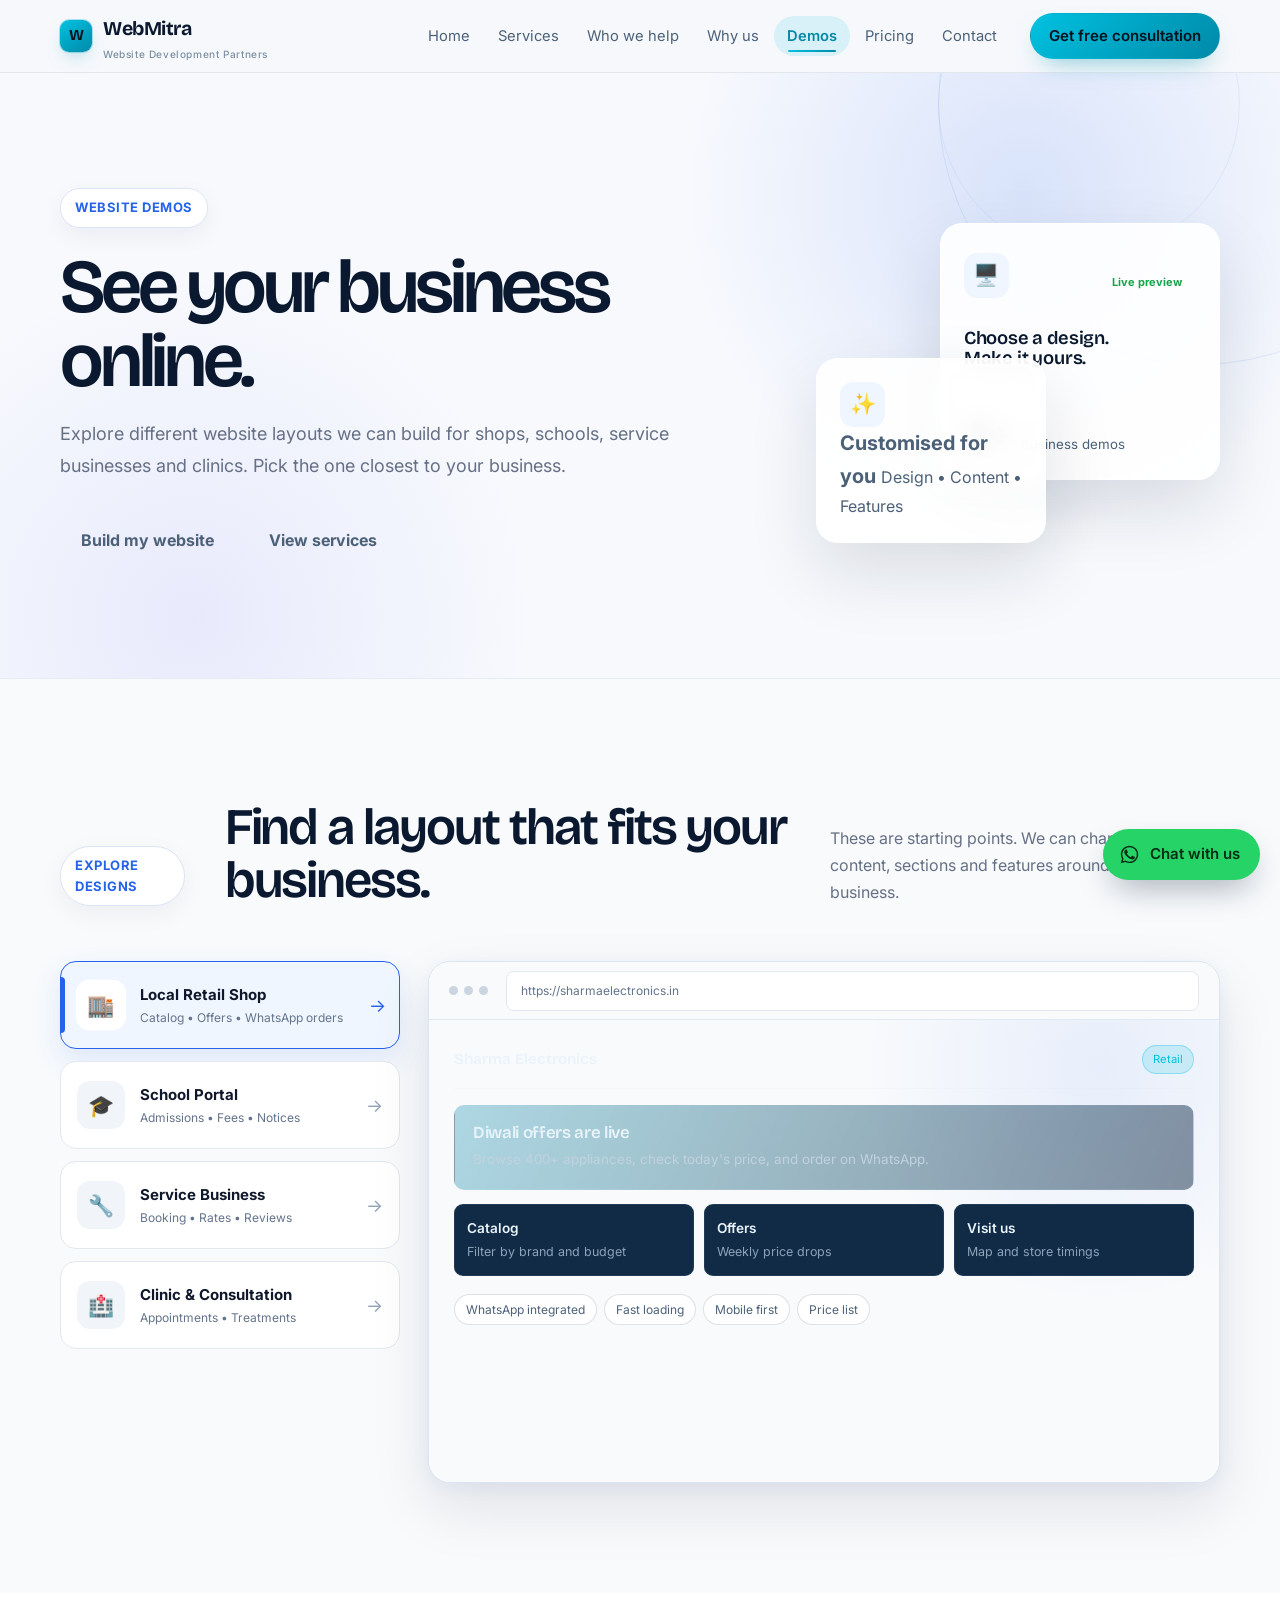
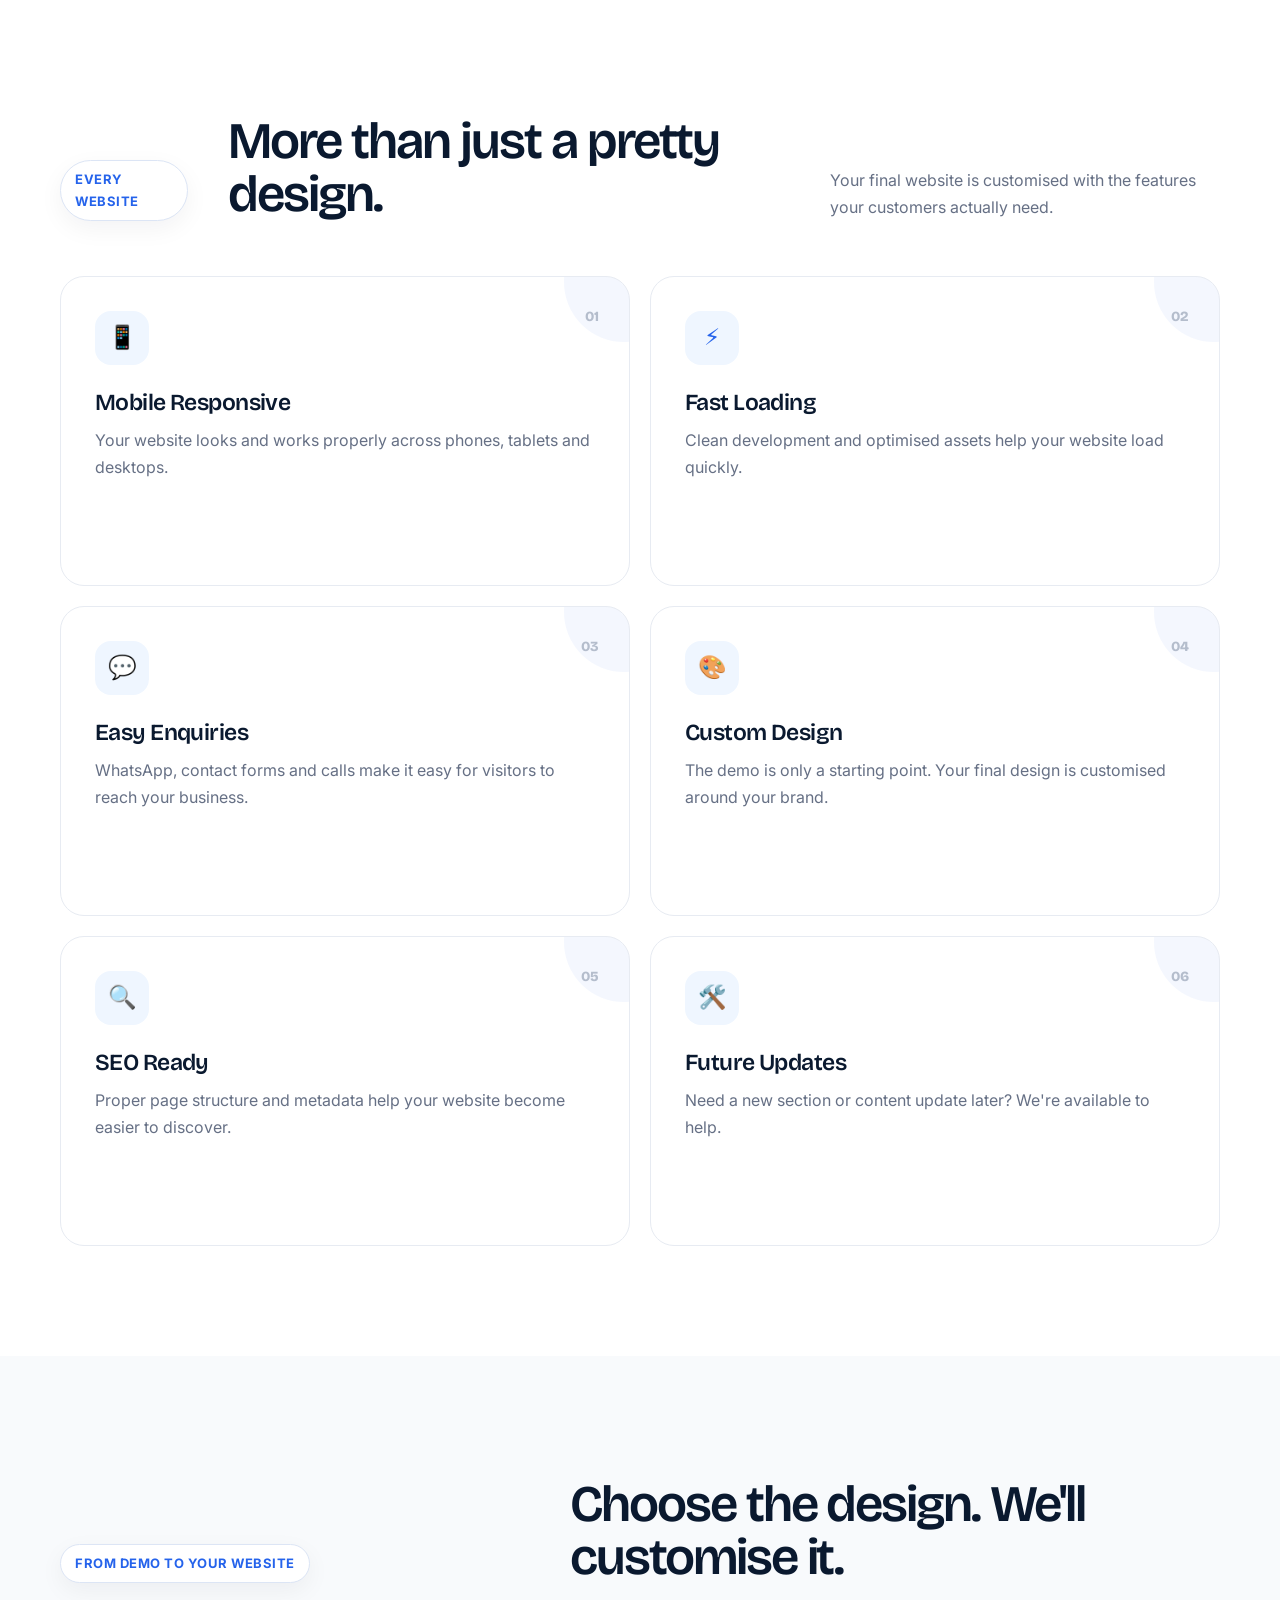
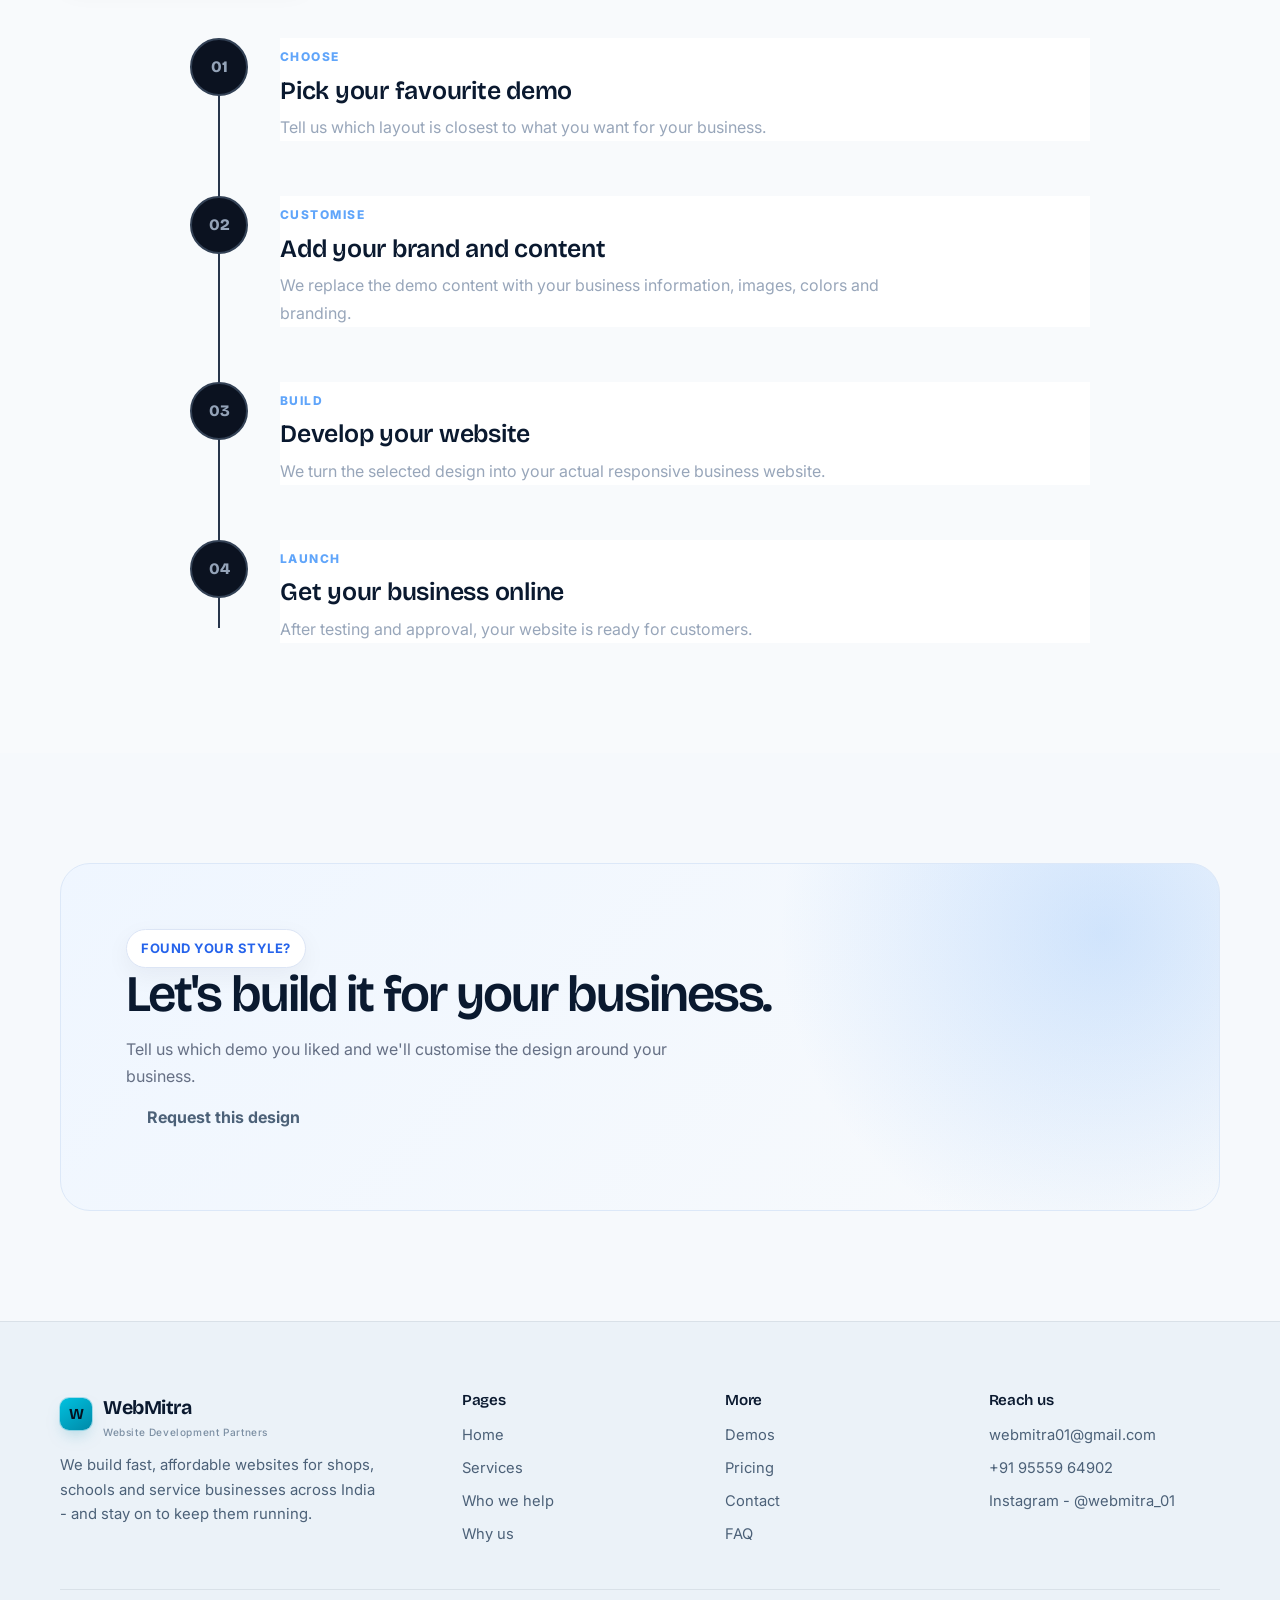
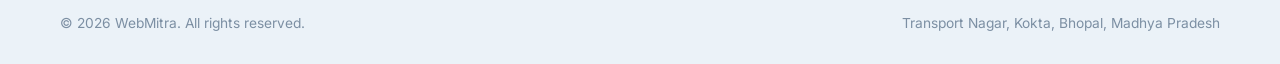
<file: demos.html>
<!DOCTYPE html>
<html lang="en">
<head>
  <meta charset="UTF-8">
  <meta name="viewport" content="width=device-width, initial-scale=1">

  <title>Demos | Website Designs by WebMitra</title>

  <meta
    name="description"
    content="Explore WebMitra website demos for retail shops, schools, service businesses and clinics."
  >

  <link rel="canonical" href="https://www.webmitra.in/demos.html">

  <meta property="og:type" content="website">
  <meta property="og:site_name" content="WebMitra">
  <meta property="og:title" content="Demos | Website Designs by WebMitra">
  <meta
    property="og:description"
    content="Explore website layouts designed for local businesses."
  >
  <meta property="og:url" content="https://www.webmitra.in/demos.html">

  <meta name="twitter:card" content="summary_large_image">

  <link rel="preconnect" href="https://fonts.googleapis.com">
  <link rel="preconnect" href="https://fonts.gstatic.com" crossorigin>

  <link
    href="https://fonts.googleapis.com/css2?family=Bricolage+Grotesque:opsz,wght@12..96,500;12..96,600;12..96,700;12..96,800&family=Inter:wght@400;500;600;700&display=swap"
    rel="stylesheet"
  >

  <link rel="stylesheet" href="assets/styles.css">
</head>

<body>

<!-- =====================================================
     HEADER
===================================================== -->

<header>
  <div class="wrap">

    <nav class="nav">

      <a class="brand" href="index.html">

        <span class="mark">
          <span>W</span>
        </span>

        <span>
          WebMitra
          <small>Website Development Partners</small>
        </span>

      </a>


      <div class="links">

        <a href="index.html">Home</a>

        <a href="services.html">Services</a>

        <a href="who-we-help.html">Who we help</a>

        <a href="why-us.html">Why us</a>

        <a
          href="demos.html"
          class="active"
          aria-current="page"
        >
          Demos
        </a>

        <a href="pricing.html">Pricing</a>

        <a href="contact.html">Contact</a>

      </div>


      <a
        class="btn btn-primary"
        href="contact.html"
      >
        Get free consultation
      </a>


      <button
        class="burger"
        id="burger"
        aria-expanded="false"
        aria-controls="mobilePanel"
        aria-label="Open menu"
      >
        <i></i>
        <i></i>
        <i></i>
      </button>

    </nav>


    <div
      class="mobile-panel"
      id="mobilePanel"
    >

      <a href="index.html">Home</a>

      <a href="services.html">Services</a>

      <a href="who-we-help.html">Who we help</a>

      <a href="why-us.html">Why us</a>

      <a
        href="demos.html"
        class="active"
      >
        Demos
      </a>

      <a href="pricing.html">Pricing</a>

      <a href="contact.html">Contact</a>

      <a
        class="btn btn-primary"
        href="contact.html"
      >
        Get free consultation
      </a>

    </div>

  </div>
</header>


<main id="main">

<!-- =====================================================
     HERO
===================================================== -->

<section class="services-hero">

  <div class="wrap">

    <div class="services-hero-grid">

      <div>

        <div class="hero-label">
          WEBSITE DEMOS
        </div>

        <h1>
          See your business
          <span>online.</span>
        </h1>

        <p class="hero-description">
          Explore different website layouts we can build for
          shops, schools, service businesses and clinics.
          Pick the one closest to your business.
        </p>

        <div class="hero-actions">

          <a
            href="contact.html"
            class="hero-btn hero-btn-primary"
          >
            Build my website
          </a>

          <a
            href="services.html"
            class="hero-btn hero-btn-secondary"
          >
            View services
          </a>

        </div>

      </div>


      <!-- HERO VISUAL -->

      <div class="hero-visual">

        <div class="hero-card hero-card-main">

          <div class="card-top">

            <div class="card-icon">
              🖥️
            </div>

            <span class="status">
              Live preview
            </span>

          </div>

          <h3>
            Choose a design.
            <br>
            Make it yours.
          </h3>

          <div class="fake-lines">
            <span></span>
            <span></span>
            <span></span>
          </div>

          <div class="hero-stat">

            <strong>4+</strong>

            <small>
              Business demos
            </small>

          </div>

        </div>


        <div class="hero-card hero-card-small">

          <div class="card-icon">
            ✨
          </div>

          <strong>
            Customised for you
          </strong>

          <span>
            Design • Content • Features
          </span>

        </div>

      </div>

    </div>

  </div>

</section>


<!-- =====================================================
     DEMOS
===================================================== -->

<section class="services-section demos-main-section">

  <div class="wrap">

    <div class="section-intro">

      <span class="hero-label">
        EXPLORE DESIGNS
      </span>

      <h2>
        Find a layout that
        <span>fits your business.</span>
      </h2>

      <p>
        These are starting points. We can change the colors,
        content, sections and features around your business.
      </p>

    </div>


    <div class="demo-modern-layout">


      <!-- =================================================
           DEMO SELECTOR
      ================================================== -->

      <div
        class="demo-modern-list"
        role="tablist"
        aria-label="Website demos"
      >


        <button
          class="demo-modern-btn active"
          role="tab"
          aria-selected="true"
          data-demo="retail"
          aria-controls="stage"
        >

          <span class="demo-modern-icon">
            🏬
          </span>

          <span class="demo-modern-text">

            <strong>
              Local Retail Shop
            </strong>

            <small>
              Catalog • Offers • WhatsApp orders
            </small>

          </span>

          <span class="demo-arrow">
            →
          </span>

        </button>


        <button
          class="demo-modern-btn"
          role="tab"
          aria-selected="false"
          data-demo="school"
          aria-controls="stage"
        >

          <span class="demo-modern-icon">
            🎓
          </span>

          <span class="demo-modern-text">

            <strong>
              School Portal
            </strong>

            <small>
              Admissions • Fees • Notices
            </small>

          </span>

          <span class="demo-arrow">
            →
          </span>

        </button>


        <button
          class="demo-modern-btn"
          role="tab"
          aria-selected="false"
          data-demo="service"
          aria-controls="stage"
        >

          <span class="demo-modern-icon">
            🔧
          </span>

          <span class="demo-modern-text">

            <strong>
              Service Business
            </strong>

            <small>
              Booking • Rates • Reviews
            </small>

          </span>

          <span class="demo-arrow">
            →
          </span>

        </button>


        <button
          class="demo-modern-btn"
          role="tab"
          aria-selected="false"
          data-demo="clinic"
          aria-controls="stage"
        >

          <span class="demo-modern-icon">
            🏥
          </span>

          <span class="demo-modern-text">

            <strong>
              Clinic & Consultation
            </strong>

            <small>
              Appointments • Treatments
            </small>

          </span>

          <span class="demo-arrow">
            →
          </span>

        </button>


      </div>


      <!-- =================================================
           WEBSITE PREVIEW
      ================================================== -->

      <div class="demo-preview-wrapper">

        <div class="demo-browser">

          <div class="demo-browser-top">

            <div class="demo-browser-dots">

              <span></span>
              <span></span>
              <span></span>

            </div>


            <div
              class="demo-browser-url"
              id="demoUrl"
            >
              https://sharmaelectronics.in
            </div>

          </div>


          <div
            class="demo-stage"
            id="stage"
            role="tabpanel"
            aria-live="polite"
          ></div>

        </div>

      </div>

    </div>

  </div>

</section>


<!-- =====================================================
     WHAT YOU GET
===================================================== -->

<section class="services-section demo-features-section">

  <div class="wrap">

    <div class="section-intro">

      <span class="hero-label">
        EVERY WEBSITE
      </span>

      <h2>
        More than just
        <span>a pretty design.</span>
      </h2>

      <p>
        Your final website is customised with the features
        your customers actually need.
      </p>

    </div>


    <div class="service-grid">


      <article class="service-card">

        <div class="service-number">
          01
        </div>

        <div class="service-icon">
          📱
        </div>

        <h3>
          Mobile Responsive
        </h3>

        <p>
          Your website looks and works properly across
          phones, tablets and desktops.
        </p>

      </article>


      <article class="service-card">

        <div class="service-number">
          02
        </div>

        <div class="service-icon">
          ⚡
        </div>

        <h3>
          Fast Loading
        </h3>

        <p>
          Clean development and optimised assets help
          your website load quickly.
        </p>

      </article>


      <article class="service-card">

        <div class="service-number">
          03
        </div>

        <div class="service-icon">
          💬
        </div>

        <h3>
          Easy Enquiries
        </h3>

        <p>
          WhatsApp, contact forms and calls make it easy
          for visitors to reach your business.
        </p>

      </article>


      <article class="service-card">

        <div class="service-number">
          04
        </div>

        <div class="service-icon">
          🎨
        </div>

        <h3>
          Custom Design
        </h3>

        <p>
          The demo is only a starting point. Your final
          design is customised around your brand.
        </p>

      </article>


      <article class="service-card">

        <div class="service-number">
          05
        </div>

        <div class="service-icon">
          🔍
        </div>

        <h3>
          SEO Ready
        </h3>

        <p>
          Proper page structure and metadata help your
          website become easier to discover.
        </p>

      </article>


      <article class="service-card">

        <div class="service-number">
          06
        </div>

        <div class="service-icon">
          🛠️
        </div>

        <h3>
          Future Updates
        </h3>

        <p>
          Need a new section or content update later?
          We're available to help.
        </p>

      </article>


    </div>

  </div>

</section>


<!-- =====================================================
     PROCESS
===================================================== -->

<section class="process-section">

  <div class="wrap">

    <div class="section-intro">

      <span class="hero-label">
        FROM DEMO TO YOUR WEBSITE
      </span>

      <h2>
        Choose the design.
        <span>We'll customise it.</span>
      </h2>

    </div>


    <div class="process">

      <div class="process-progress"></div>


      <div class="process-step">

        <div class="process-dot">
          01
        </div>

        <div class="process-content">

          <span class="process-number">
            CHOOSE
          </span>

          <h3>
            Pick your favourite demo
          </h3>

          <p>
            Tell us which layout is closest to what
            you want for your business.
          </p>

        </div>

      </div>


      <div class="process-step">

        <div class="process-dot">
          02
        </div>

        <div class="process-content">

          <span class="process-number">
            CUSTOMISE
          </span>

          <h3>
            Add your brand and content
          </h3>

          <p>
            We replace the demo content with your
            business information, images, colors and branding.
          </p>

        </div>

      </div>


      <div class="process-step">

        <div class="process-dot">
          03
        </div>

        <div class="process-content">

          <span class="process-number">
            BUILD
          </span>

          <h3>
            Develop your website
          </h3>

          <p>
            We turn the selected design into your
            actual responsive business website.
          </p>

        </div>

      </div>


      <div class="process-step">

        <div class="process-dot">
          04
        </div>

        <div class="process-content">

          <span class="process-number">
            LAUNCH
          </span>

          <h3>
            Get your business online
          </h3>

          <p>
            After testing and approval, your website
            is ready for customers.
          </p>

        </div>

      </div>


    </div>

  </div>

</section>


<!-- =====================================================
     CTA
===================================================== -->

<section class="services-cta">

  <div class="wrap">

    <div class="cta-box">

      <div>

        <span class="hero-label">
          FOUND YOUR STYLE?
        </span>

        <h2>
          Let's build it for
          your business.
        </h2>

        <p>
          Tell us which demo you liked and we'll customise
          the design around your business.
        </p>

      </div>


      <a
        class="hero-btn hero-btn-primary"
        href="contact.html"
      >
        Request this design
      </a>

    </div>

  </div>

</section>

</main>


<!-- =====================================================
     FOOTER
===================================================== -->

<footer>

  <div class="wrap">

    <div class="f-grid">

      <div>

        <a class="brand" href="index.html">

          <span class="mark">
            <span>W</span>
          </span>

          <span>
            WebMitra
            <small>Website Development Partners</small>
          </span>

        </a>

        <p>
          We build fast, affordable websites for shops,
          schools and service businesses across India -
          and stay on to keep them running.
        </p>

      </div>


      <div>

        <h4>Pages</h4>

        <div class="f-links">

          <a href="index.html">Home</a>
          <a href="services.html">Services</a>
          <a href="who-we-help.html">Who we help</a>
          <a href="why-us.html">Why us</a>

        </div>

      </div>


      <div>

        <h4>More</h4>

        <div class="f-links">

          <a href="demos.html">Demos</a>
          <a href="pricing.html">Pricing</a>
          <a href="contact.html">Contact</a>
          <a href="pricing.html">FAQ</a>

        </div>

      </div>


      <div>

        <h4>Reach us</h4>

        <div class="f-links">

          <a href="mailto:webmitra01@gmail.com">
            webmitra01@gmail.com
          </a>

          <a href="tel:+919555964902">
            +91 95559 64902
          </a>

          <a
            href="https://www.instagram.com/webmitra_01/"
            target="_blank"
            rel="noopener"
          >
            Instagram - @webmitra_01
          </a>

        </div>

      </div>

    </div>


    <div class="f-bottom">

      <span>
        © <span id="yr">2026</span>
        WebMitra. All rights reserved.
      </span>

      <span>
        Transport Nagar, Kokta, Bhopal, Madhya Pradesh
      </span>

    </div>

  </div>

</footer>


<!-- =====================================================
     WHATSAPP
===================================================== -->

<a
  class="wa"
  id="waBtn"
  href="#"
  target="_blank"
  rel="noopener"
  aria-label="Chat with WebMitra on WhatsApp"
>

  <svg
    viewBox="0 0 24 24"
    fill="currentColor"
    aria-hidden="true"
  >
    <path d="M17.47 14.38c-.3-.15-1.75-.86-2.02-.96-.27-.1-.47-.15-.67.15-.2.3-.77.96-.94 1.16-.17.2-.35.22-.65.07-.3-.15-1.25-.46-2.38-1.47-.88-.78-1.48-1.75-1.65-2.05-.17-.3-.02-.46.13-.61.14-.14.3-.35.45-.53.15-.18.2-.3.3-.5.1-.2.05-.38-.02-.53-.08-.15-.67-1.6-.92-2.2-.24-.58-.49-.5-.67-.51h-.57c-.2 0-.52.07-.8.38-.27.3-1.04 1.02-1.04 2.48s1.07 2.88 1.22 3.08c.15.2 2.1 3.2 5.08 4.49.71.3 1.26.49 1.69.63.71.22 1.36.19 1.87.12.57-.09 1.75-.72 2-1.41.25-.69.25-1.28.17-1.41-.07-.13-.27-.2-.57-.35M12.04 2C6.58 2 2.13 6.45 2.13 11.91c0 1.75.46 3.45 1.32 4.95L2 22l5.25-1.38a9.87 9.87 0 0 0 4.79 1.22h.01c5.46 0 9.91-4.45 9.91-9.91 0-2.65-1.03-5.14-2.9-7.01A9.82 9.82 0 0 0 12.04 2m0 18.15h-.01a8.2 8.2 0 0 1-4.19-1.15l-.3-.18-3.12.82.83-3.04-.2-.31a8.17 8.17 0 0 1-1.26-4.38c0-4.54 3.7-8.23 8.25-8.23 2.2 0 4.27.86 5.83 2.42a8.19 8.19 0 0 1 2.41 5.82c0 4.54-3.7 8.23-8.24 8.23"/>
  </svg>

  <span>
    Chat with us
  </span>

</a>


<script src="assets/script.js"></script>

</body>
</html>
</file>
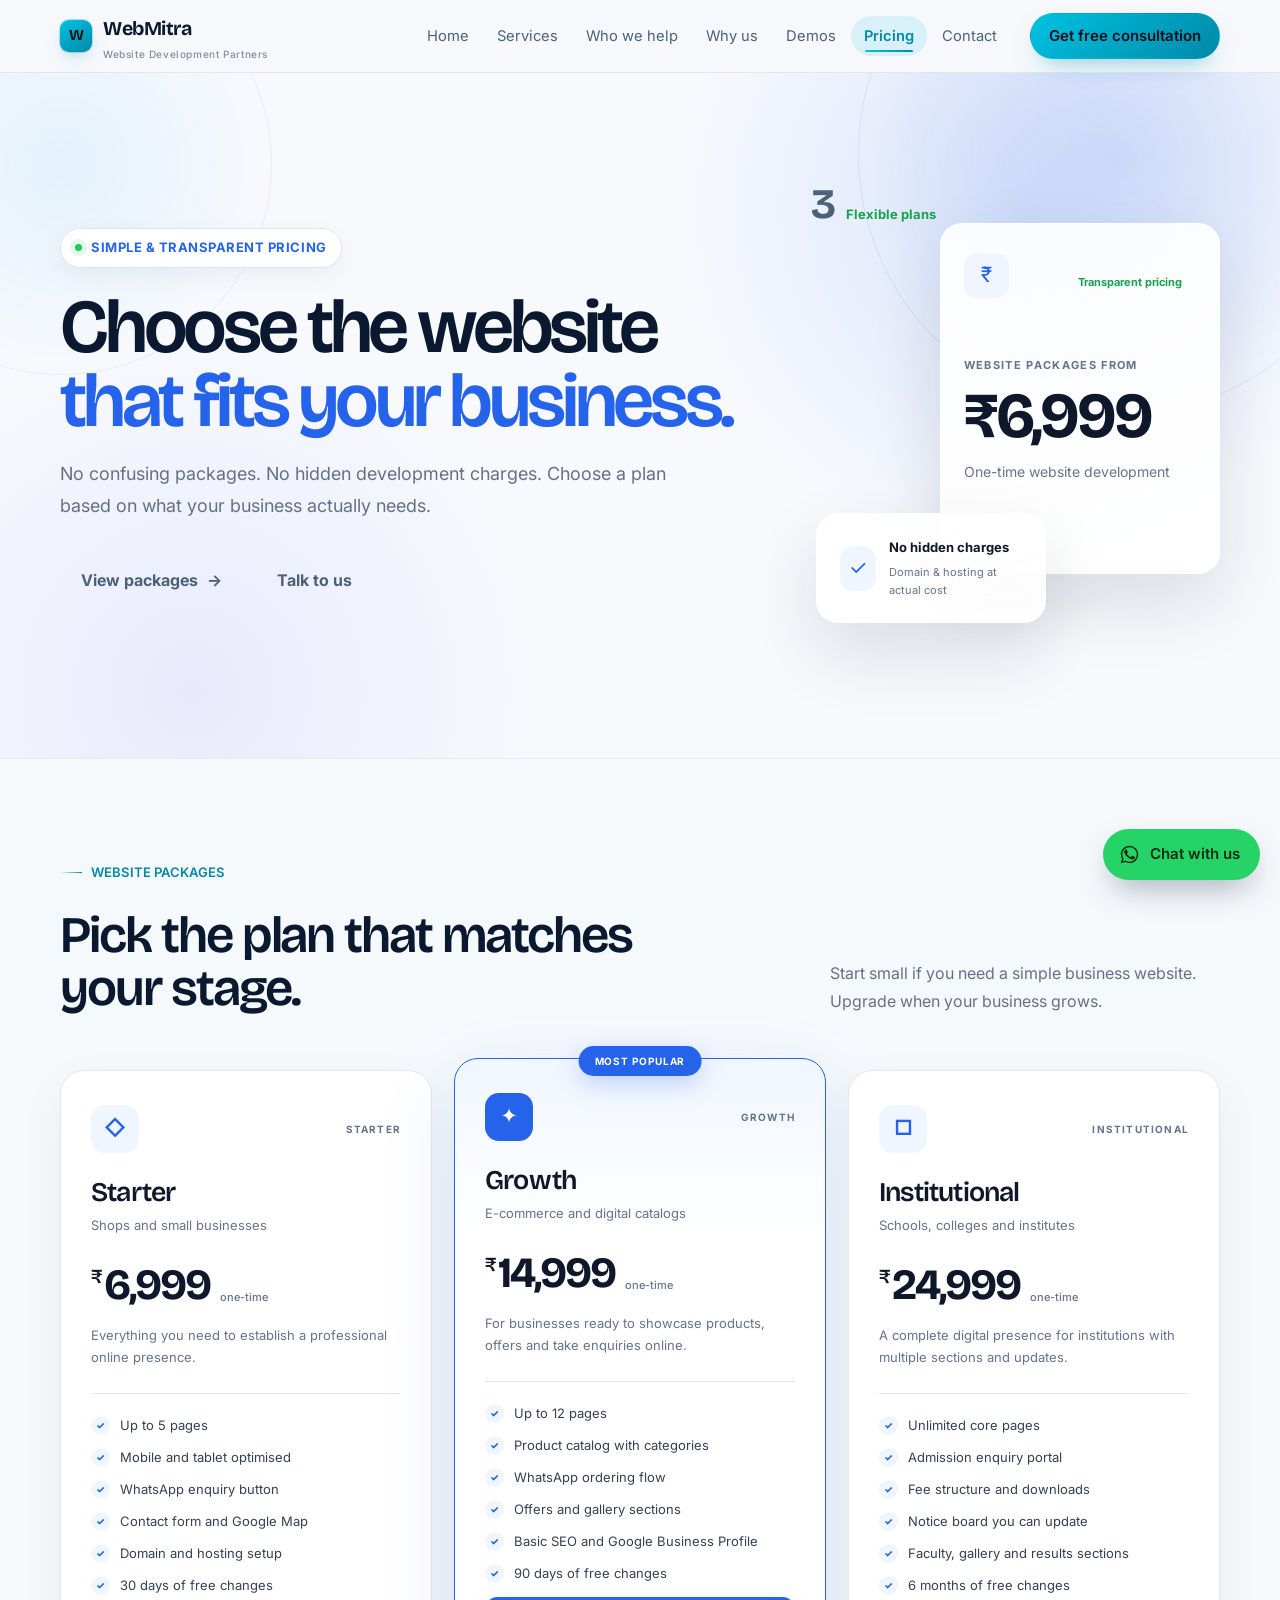
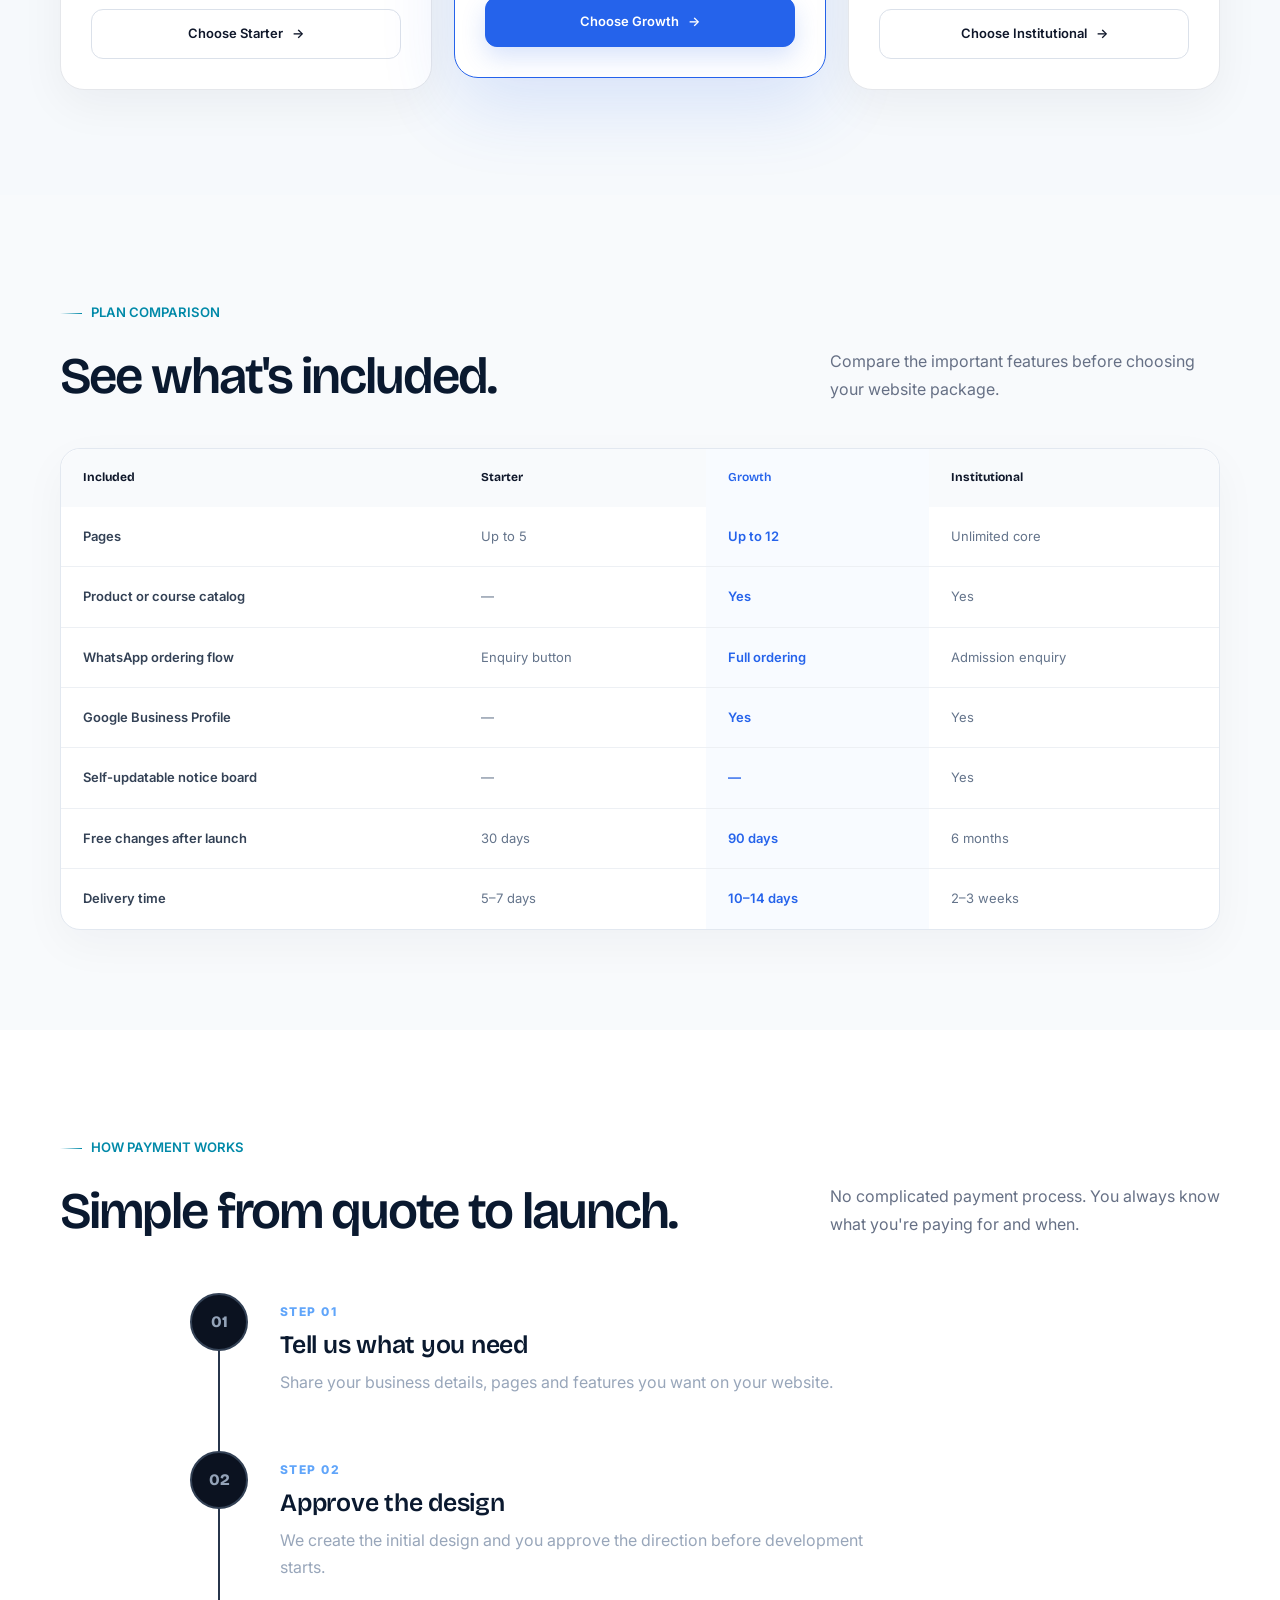
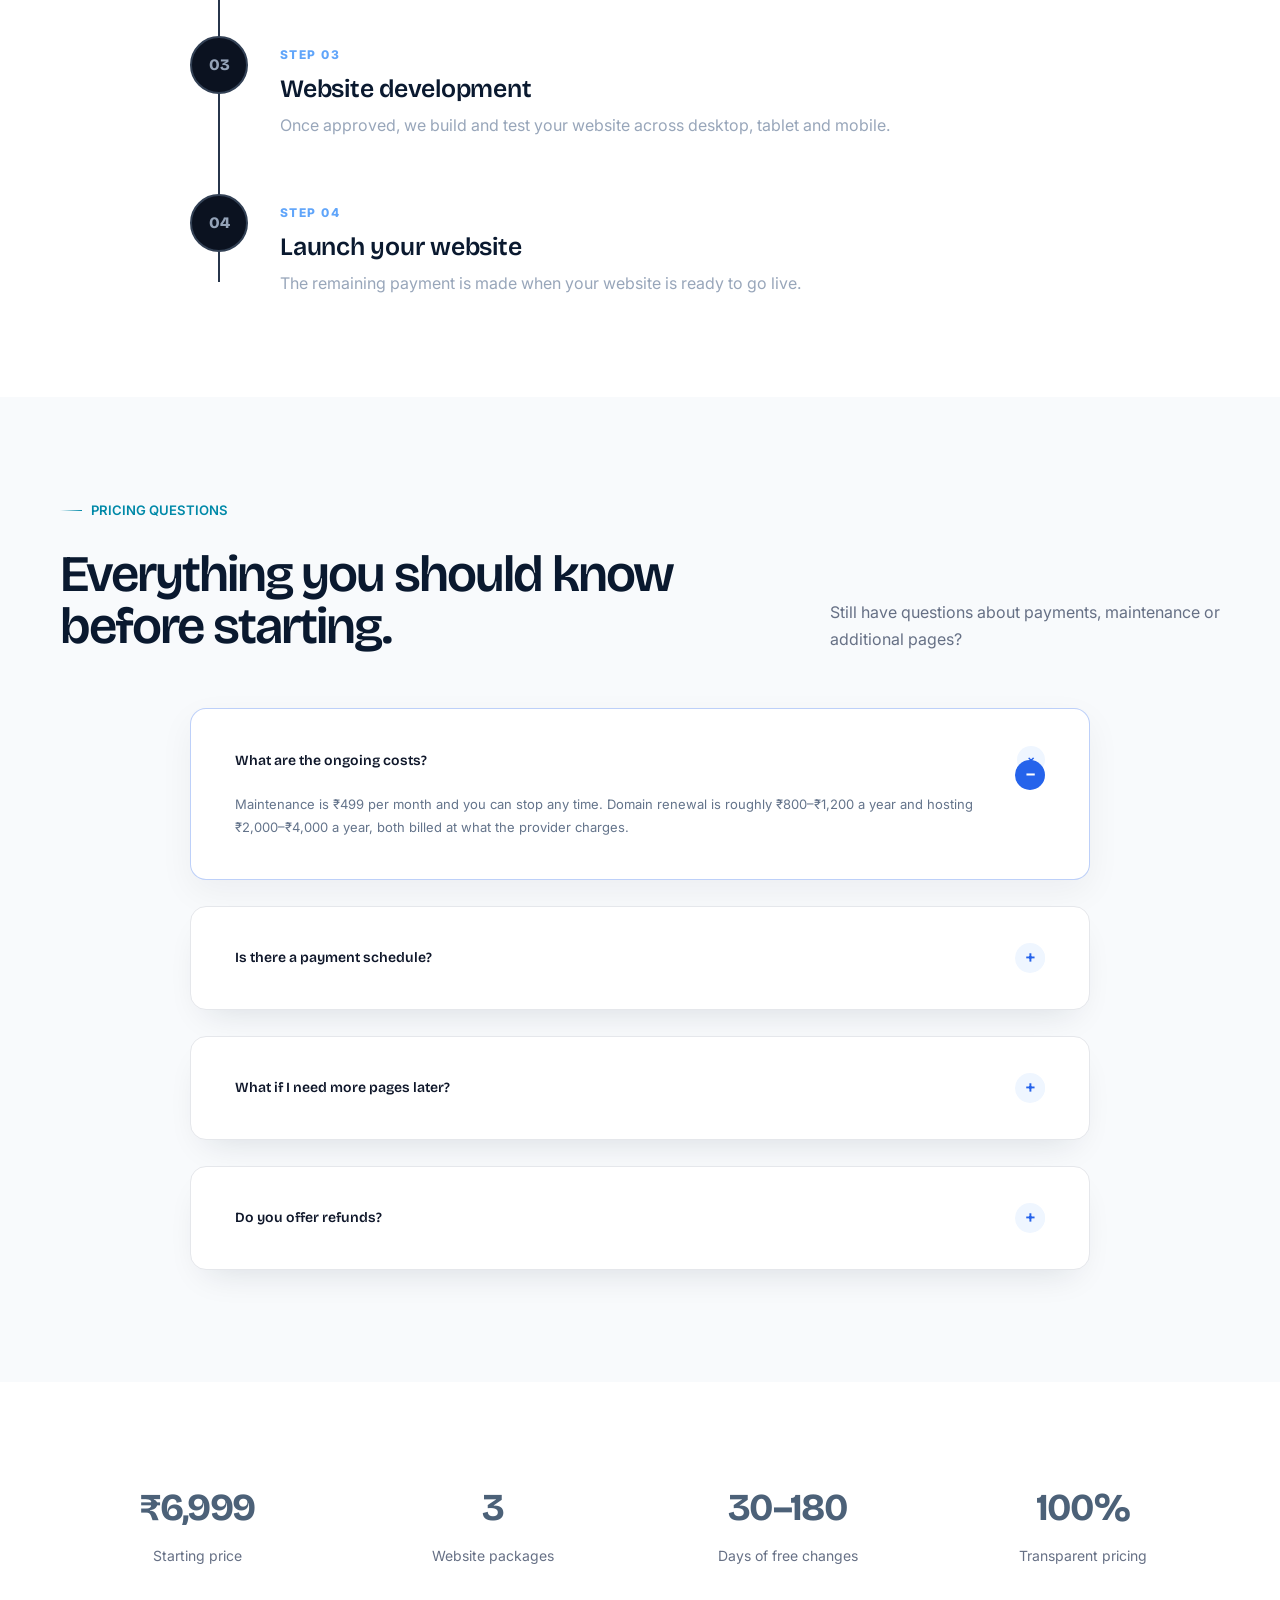
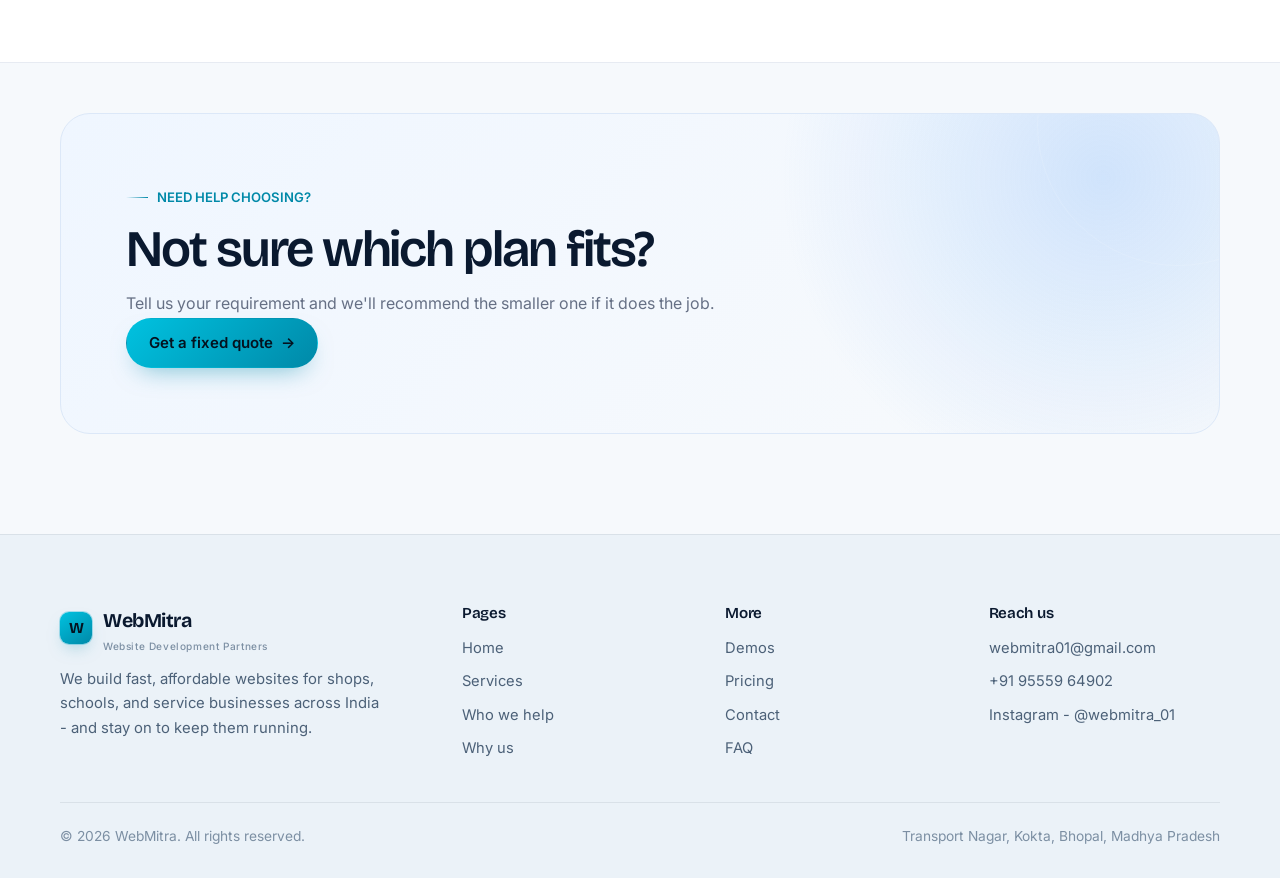
<file: pricing.html>
<!DOCTYPE html>
<html lang="en">
<head>
<meta charset="UTF-8">
<meta name="viewport" content="width=device-width, initial-scale=1">

<title>Pricing - Website packages from Rs 6,999 | WebMitra</title>

<meta name="description"
content="Starter, Growth and Institutional website packages with transparent pricing. One-time website development cost, domain and hosting billed at actual cost.">

<link rel="canonical" href="https://www.webmitra.in/pricing.html">

<meta property="og:type" content="website">
<meta property="og:site_name" content="WebMitra">
<meta property="og:title" content="Pricing - Website packages from Rs 6,999 | WebMitra">
<meta property="og:description"
content="Starter, Growth and Institutional website packages with transparent pricing.">
<meta property="og:url" content="https://www.webmitra.in/pricing.html">

<meta name="twitter:card" content="summary_large_image">

<link rel="preconnect" href="https://fonts.googleapis.com">
<link rel="preconnect" href="https://fonts.gstatic.com" crossorigin>

<link href="https://fonts.googleapis.com/css2?family=Bricolage+Grotesque:opsz,wght@12..96,500;12..96,600;12..96,700&family=Inter:wght@400;500;600&display=swap"
rel="stylesheet">

<link rel="stylesheet" href="assets/styles.css">
</head>

<body>

<!-- ================= HEADER ================= -->

<header>
  <div class="wrap">

    <nav class="nav">

      <a class="brand" href="index.html">
        <span class="mark"><span>W</span></span>
        <span>
          WebMitra
          <small>Website Development Partners</small>
        </span>
      </a>

      <div class="links">
        <a href="index.html">Home</a>
        <a href="services.html">Services</a>
        <a href="who-we-help.html">Who we help</a>
        <a href="why-us.html">Why us</a>
        <a href="demos.html">Demos</a>
        <a href="pricing.html" class="active" aria-current="page">Pricing</a>
        <a href="contact.html">Contact</a>
      </div>

      <a class="btn btn-primary" href="contact.html">
        Get free consultation
      </a>

      <button
        class="burger"
        id="burger"
        aria-expanded="false"
        aria-controls="mobilePanel"
        aria-label="Open menu"
      >
        <i></i>
        <i></i>
        <i></i>
      </button>

    </nav>

    <div class="mobile-panel" id="mobilePanel">

      <a href="index.html">Home</a>
      <a href="services.html">Services</a>
      <a href="who-we-help.html">Who we help</a>
      <a href="why-us.html">Why us</a>
      <a href="demos.html">Demos</a>
      <a href="pricing.html" class="active">Pricing</a>
      <a href="contact.html">Contact</a>

      <a class="btn btn-primary" href="contact.html">
        Get free consultation
      </a>

    </div>

  </div>
</header>


<main id="main">


<!-- ================= PRICING HERO ================= -->

<section class="services-hero pricing-hero">

  <div class="wrap services-hero-grid">

    <div class="services-hero-content">

      <div class="hero-label">
        <span></span>
        SIMPLE & TRANSPARENT PRICING
      </div>

      <h1>
        Choose the website
        <em>that fits your business.</em>
      </h1>

      <p class="hero-description">
        No confusing packages. No hidden development charges.
        Choose a plan based on what your business actually needs.
      </p>

      <div class="hero-actions">

        <a class="hero-btn hero-btn-primary" href="#plans">
          View packages
          <span>→</span>
        </a>

        <a class="hero-btn hero-btn-secondary" href="contact.html">
          Talk to us
        </a>

      </div>

    </div>


    <!-- HERO VISUAL -->

    <div class="hero-visual pricing-hero-visual">

      <div class="hero-card hero-card-main">

        <div class="card-top">

          <div class="card-icon">₹</div>

          <div class="status">
            <span></span>
            Transparent pricing
          </div>

        </div>

        <div class="pricing-preview">

          <small>WEBSITE PACKAGES FROM</small>

          <strong>
            ₹6,999
          </strong>

          <p>
            One-time website development
          </p>

        </div>

        <div class="fake-lines">
          <span></span>
          <span></span>
          <span></span>
        </div>

      </div>


      <div class="hero-card hero-card-small pricing-small-card">

        <div class="card-icon">✓</div>

        <div>
          <strong>No hidden charges</strong>
          <small>Domain & hosting at actual cost</small>
        </div>

      </div>

      <div class="hero-stat">
        <strong>3</strong>
        <span>Flexible plans</span>
      </div>

    </div>

  </div>

</section>


<!-- ================= PRICING PLANS ================= -->

<section class="services-section pricing-plans-section" id="plans">

  <div class="wrap">

    <div class="section-intro">

      <div>

        <span class="kicker">
          WEBSITE PACKAGES
        </span>

        <h2>
          Pick the plan that matches your stage.
        </h2>

      </div>

      <p>
        Start small if you need a simple business website.
        Upgrade when your business grows.
      </p>

    </div>


    <div class="pricing-modern-grid">


      <!-- STARTER -->

      <article class="pricing-modern-card">

        <div class="pricing-card-top">

          <div class="pricing-icon">
            ◇
          </div>

          <span class="pricing-tag">
            STARTER
          </span>

        </div>

        <h3>
          Starter
        </h3>

        <p class="pricing-for">
          Shops and small businesses
        </p>

        <div class="modern-price">

          <sup>₹</sup>6,999

          <span>
            one-time
          </span>

        </div>

        <p class="pricing-description">
          Everything you need to establish a professional
          online presence.
        </p>

        <div class="pricing-divider"></div>

        <ul class="pricing-features">

          <li>
            <span>✓</span>
            Up to 5 pages
          </li>

          <li>
            <span>✓</span>
            Mobile and tablet optimised
          </li>

          <li>
            <span>✓</span>
            WhatsApp enquiry button
          </li>

          <li>
            <span>✓</span>
            Contact form and Google Map
          </li>

          <li>
            <span>✓</span>
            Domain and hosting setup
          </li>

          <li>
            <span>✓</span>
            30 days of free changes
          </li>

        </ul>

        <a class="pricing-btn pricing-btn-outline" href="contact.html">
          Choose Starter
          <span>→</span>
        </a>

      </article>


      <!-- GROWTH -->

      <article class="pricing-modern-card pricing-featured">

        <div class="popular-badge">
          MOST POPULAR
        </div>

        <div class="pricing-card-top">

          <div class="pricing-icon">
            ✦
          </div>

          <span class="pricing-tag">
            GROWTH
          </span>

        </div>

        <h3>
          Growth
        </h3>

        <p class="pricing-for">
          E-commerce and digital catalogs
        </p>

        <div class="modern-price">

          <sup>₹</sup>14,999

          <span>
            one-time
          </span>

        </div>

        <p class="pricing-description">
          For businesses ready to showcase products,
          offers and take enquiries online.
        </p>

        <div class="pricing-divider"></div>

        <ul class="pricing-features">

          <li>
            <span>✓</span>
            Up to 12 pages
          </li>

          <li>
            <span>✓</span>
            Product catalog with categories
          </li>

          <li>
            <span>✓</span>
            WhatsApp ordering flow
          </li>

          <li>
            <span>✓</span>
            Offers and gallery sections
          </li>

          <li>
            <span>✓</span>
            Basic SEO and Google Business Profile
          </li>

          <li>
            <span>✓</span>
            90 days of free changes
          </li>

        </ul>

        <a class="pricing-btn pricing-btn-primary" href="contact.html">
          Choose Growth
          <span>→</span>
        </a>

      </article>


      <!-- INSTITUTIONAL -->

      <article class="pricing-modern-card">

        <div class="pricing-card-top">

          <div class="pricing-icon">
            □
          </div>

          <span class="pricing-tag">
            INSTITUTIONAL
          </span>

        </div>

        <h3>
          Institutional
        </h3>

        <p class="pricing-for">
          Schools, colleges and institutes
        </p>

        <div class="modern-price">

          <sup>₹</sup>24,999

          <span>
            one-time
          </span>

        </div>

        <p class="pricing-description">
          A complete digital presence for institutions
          with multiple sections and updates.
        </p>

        <div class="pricing-divider"></div>

        <ul class="pricing-features">

          <li>
            <span>✓</span>
            Unlimited core pages
          </li>

          <li>
            <span>✓</span>
            Admission enquiry portal
          </li>

          <li>
            <span>✓</span>
            Fee structure and downloads
          </li>

          <li>
            <span>✓</span>
            Notice board you can update
          </li>

          <li>
            <span>✓</span>
            Faculty, gallery and results sections
          </li>

          <li>
            <span>✓</span>
            6 months of free changes
          </li>

        </ul>

        <a class="pricing-btn pricing-btn-outline" href="contact.html">
          Choose Institutional
          <span>→</span>
        </a>

      </article>

    </div>

  </div>

</section>


<!-- ================= COMPARISON ================= -->

<section class="pricing-comparison-section">

  <div class="wrap">

    <div class="section-intro pricing-comparison-intro">

      <div>

        <span class="kicker">
          PLAN COMPARISON
        </span>

        <h2>
          See what's included.
        </h2>

      </div>

      <p>
        Compare the important features before choosing
        your website package.
      </p>

    </div>


    <div class="pricing-table-wrapper">

      <table class="pricing-modern-table">

        <thead>

          <tr>

            <th>
              Included
            </th>

            <th>
              Starter
            </th>

            <th class="table-featured">
              Growth
            </th>

            <th>
              Institutional
            </th>

          </tr>

        </thead>

        <tbody>

          <tr>

            <th>
              Pages
            </th>

            <td>
              Up to 5
            </td>

            <td class="table-featured">
              Up to 12
            </td>

            <td>
              Unlimited core
            </td>

          </tr>

          <tr>

            <th>
              Product or course catalog
            </th>

            <td>—</td>

            <td class="table-featured">
              Yes
            </td>

            <td>
              Yes
            </td>

          </tr>

          <tr>

            <th>
              WhatsApp ordering flow
            </th>

            <td>
              Enquiry button
            </td>

            <td class="table-featured">
              Full ordering
            </td>

            <td>
              Admission enquiry
            </td>

          </tr>

          <tr>

            <th>
              Google Business Profile
            </th>

            <td>—</td>

            <td class="table-featured">
              Yes
            </td>

            <td>
              Yes
            </td>

          </tr>

          <tr>

            <th>
              Self-updatable notice board
            </th>

            <td>—</td>

            <td class="table-featured">—</td>

            <td>
              Yes
            </td>

          </tr>

          <tr>

            <th>
              Free changes after launch
            </th>

            <td>
              30 days
            </td>

            <td class="table-featured">
              90 days
            </td>

            <td>
              6 months
            </td>

          </tr>

          <tr>

            <th>
              Delivery time
            </th>

            <td>
              5–7 days
            </td>

            <td class="table-featured">
              10–14 days
            </td>

            <td>
              2–3 weeks
            </td>

          </tr>

        </tbody>

      </table>

    </div>

  </div>

</section>


<!-- ================= HOW IT WORKS ================= -->

<section class="process-section pricing-process-section">

  <div class="wrap">

    <div class="section-intro">

      <div>

        <span class="kicker">
          HOW PAYMENT WORKS
        </span>

        <h2>
          Simple from quote to launch.
        </h2>

      </div>

      <p>
        No complicated payment process. You always know
        what you're paying for and when.
      </p>

    </div>


    <div class="process">

      <div class="process-progress"></div>


      <div class="process-step">

        <div class="process-dot">
          01
        </div>

        <div class="process-content">

          <span class="process-number">
            STEP 01
          </span>

          <h3>
            Tell us what you need
          </h3>

          <p>
            Share your business details, pages and features
            you want on your website.
          </p>

        </div>

      </div>


      <div class="process-step">

        <div class="process-dot">
          02
        </div>

        <div class="process-content">

          <span class="process-number">
            STEP 02
          </span>

          <h3>
            Approve the design
          </h3>

          <p>
            We create the initial design and you approve
            the direction before development starts.
          </p>

        </div>

      </div>


      <div class="process-step">

        <div class="process-dot">
          03
        </div>

        <div class="process-content">

          <span class="process-number">
            STEP 03
          </span>

          <h3>
            Website development
          </h3>

          <p>
            Once approved, we build and test your website
            across desktop, tablet and mobile.
          </p>

        </div>

      </div>


      <div class="process-step">

        <div class="process-dot">
          04
        </div>

        <div class="process-content">

          <span class="process-number">
            STEP 04
          </span>

          <h3>
            Launch your website
          </h3>

          <p>
            The remaining payment is made when your website
            is ready to go live.
          </p>

        </div>

      </div>

    </div>

  </div>

</section>


<!-- ================= PRICING FAQ ================= -->

<section class="services-section pricing-faq-section">

  <div class="wrap">

    <div class="section-intro">

      <div>

        <span class="kicker">
          PRICING QUESTIONS
        </span>

        <h2>
          Everything you should know before starting.
        </h2>

      </div>

      <p>
        Still have questions about payments,
        maintenance or additional pages?
      </p>

    </div>


    <div class="faq pricing-faq">


      <details class="faq-item" open>

        <summary>
          <span>
            What are the ongoing costs?
          </span>

          <b>+</b>

        </summary>

        <p>
          Maintenance is ₹499 per month and you can stop
          any time. Domain renewal is roughly ₹800–₹1,200
          a year and hosting ₹2,000–₹4,000 a year, both
          billed at what the provider charges.
        </p>

      </details>


      <details class="faq-item">

        <summary>

          <span>
            Is there a payment schedule?
          </span>

          <b>+</b>

        </summary>

        <p>
          Half at the start, half on the day the site goes
          live. No payment is due between the consultation
          and your approval of the design.
        </p>

      </details>


      <details class="faq-item">

        <summary>

          <span>
            What if I need more pages later?
          </span>

          <b>+</b>

        </summary>

        <p>
          Additional pages are ₹800 each on Starter and
          Growth. On the Institutional plan core pages are
          already unlimited.
        </p>

      </details>


      <details class="faq-item">

        <summary>

          <span>
            Do you offer refunds?
          </span>

          <b>+</b>

        </summary>

        <p>
          If you don't approve the design preview in step
          two, we refund the advance in full. After
          development starts, the advance covers work
          already done.
        </p>

      </details>


    </div>

  </div>

</section>


<!-- ================= STATS ================= -->

<section class="stats-section pricing-stats-section">

  <div class="wrap">

    <div class="stats">

      <div class="stat">

        <strong>
          ₹6,999
        </strong>

        <span>
          Starting price
        </span>

      </div>


      <div class="stat">

        <strong>
          3
        </strong>

        <span>
          Website packages
        </span>

      </div>


      <div class="stat">

        <strong>
          30–180
        </strong>

        <span>
          Days of free changes
        </span>

      </div>


      <div class="stat">

        <strong>
          100%
        </strong>

        <span>
          Transparent pricing
        </span>

      </div>

    </div>

  </div>

</section>


<!-- ================= CTA ================= -->

<section class="services-cta pricing-cta">

  <div class="wrap">

    <div class="cta-box">

      <div>

        <span class="kicker">
          NEED HELP CHOOSING?
        </span>

        <h2>
          Not sure which plan fits?
        </h2>

        <p>
          Tell us your requirement and we'll recommend
          the smaller one if it does the job.
        </p>

      </div>

      <a class="btn btn-primary" href="contact.html">
        Get a fixed quote
        <span>→</span>
      </a>

    </div>

  </div>

</section>

</main>


<!-- ================= FOOTER ================= -->

<footer>

  <div class="wrap">

    <div class="f-grid">

      <div>

        <a class="brand" href="index.html">

          <span class="mark">
            <span>W</span>
          </span>

          <span>
            WebMitra
            <small>Website Development Partners</small>
          </span>

        </a>

        <p>
          We build fast, affordable websites for shops,
          schools, and service businesses across India -
          and stay on to keep them running.
        </p>

      </div>


      <div>

        <h4>Pages</h4>

        <div class="f-links">

          <a href="index.html">Home</a>
          <a href="services.html">Services</a>
          <a href="who-we-help.html">Who we help</a>
          <a href="why-us.html">Why us</a>

        </div>

      </div>


      <div>

        <h4>More</h4>

        <div class="f-links">

          <a href="demos.html">Demos</a>
          <a href="pricing.html">Pricing</a>
          <a href="contact.html">Contact</a>
          <a href="pricing.html">FAQ</a>

        </div>

      </div>


      <div>

        <h4>Reach us</h4>

        <div class="f-links">

          <a href="mailto:webmitra01@gmail.com">
            webmitra01@gmail.com
          </a>

          <a href="tel:+919555964902">
            +91 95559 64902
          </a>

          <a
            href="https://www.instagram.com/webmitra_01/"
            target="_blank"
            rel="noopener"
          >
            Instagram - @webmitra_01
          </a>

        </div>

      </div>

    </div>


    <div class="f-bottom">

      <span>
        © <span id="yr">2026</span> WebMitra.
        All rights reserved.
      </span>

      <span>
        Transport Nagar, Kokta, Bhopal, Madhya Pradesh
      </span>

    </div>

  </div>

</footer>


<!-- ================= WHATSAPP ================= -->

<a
  class="wa"
  id="waBtn"
  href="#"
  target="_blank"
  rel="noopener"
  aria-label="Chat with WebMitra on WhatsApp"
>

  <svg
    viewBox="0 0 24 24"
    fill="currentColor"
    aria-hidden="true"
  >

    <path d="M17.47 14.38c-.3-.15-1.75-.86-2.02-.96-.27-.1-.47-.15-.67.15-.2.3-.77.96-.94 1.16-.17.2-.35.22-.65.07-.3-.15-1.25-.46-2.38-1.47-.88-.78-1.48-1.75-1.65-2.05-.17-.3-.02-.46.13-.61.14-.14.3-.35.45-.53.15-.18.2-.3.3-.5.1-.2.05-.38-.02-.53-.08-.15-.67-1.6-.92-2.2-.24-.58-.49-.5-.67-.51h-.57c-.2 0-.52.07-.8.38-.27.3-1.04 1.02-1.04 2.48s1.07 2.88 1.22 3.08c.15.2 2.1 3.2 5.08 4.49.71.3 1.26.49 1.69.63.71.22 1.36.19 1.87.12.57-.09 1.75-.72 2-1.41.25-.69.25-1.28.17-1.41-.07-.13-.27-.2-.57-.35M12.04 2C6.58 2 2.13 6.45 2.13 11.91c0 1.75.46 3.45 1.32 4.95L2 22l5.25-1.38a9.87 9.87 0 0 0 4.79 1.22h.01c5.46 0 9.91-4.45 9.91-9.91 0-2.65-1.03-5.14-2.9-7.01A9.82 9.82 0 0 0 12.04 2m0 18.15h-.01a8.2 8.2 0 0 1-4.19-1.15l-.3-.18-3.12.82.83-3.04-.2-.31a8.17 8.17 0 0 1-1.26-4.38c0-4.54 3.7-8.23 8.25-8.23 2.2 0 4.27.86 5.83 2.42a8.19 8.19 0 0 1 2.41 5.82c0 4.54-3.7 8.23-8.24 8.23"/>
    
  </svg>

  <span>
    Chat with us
  </span>

</a>


<script src="assets/script.js"></script>

</body>
</html>
</file>
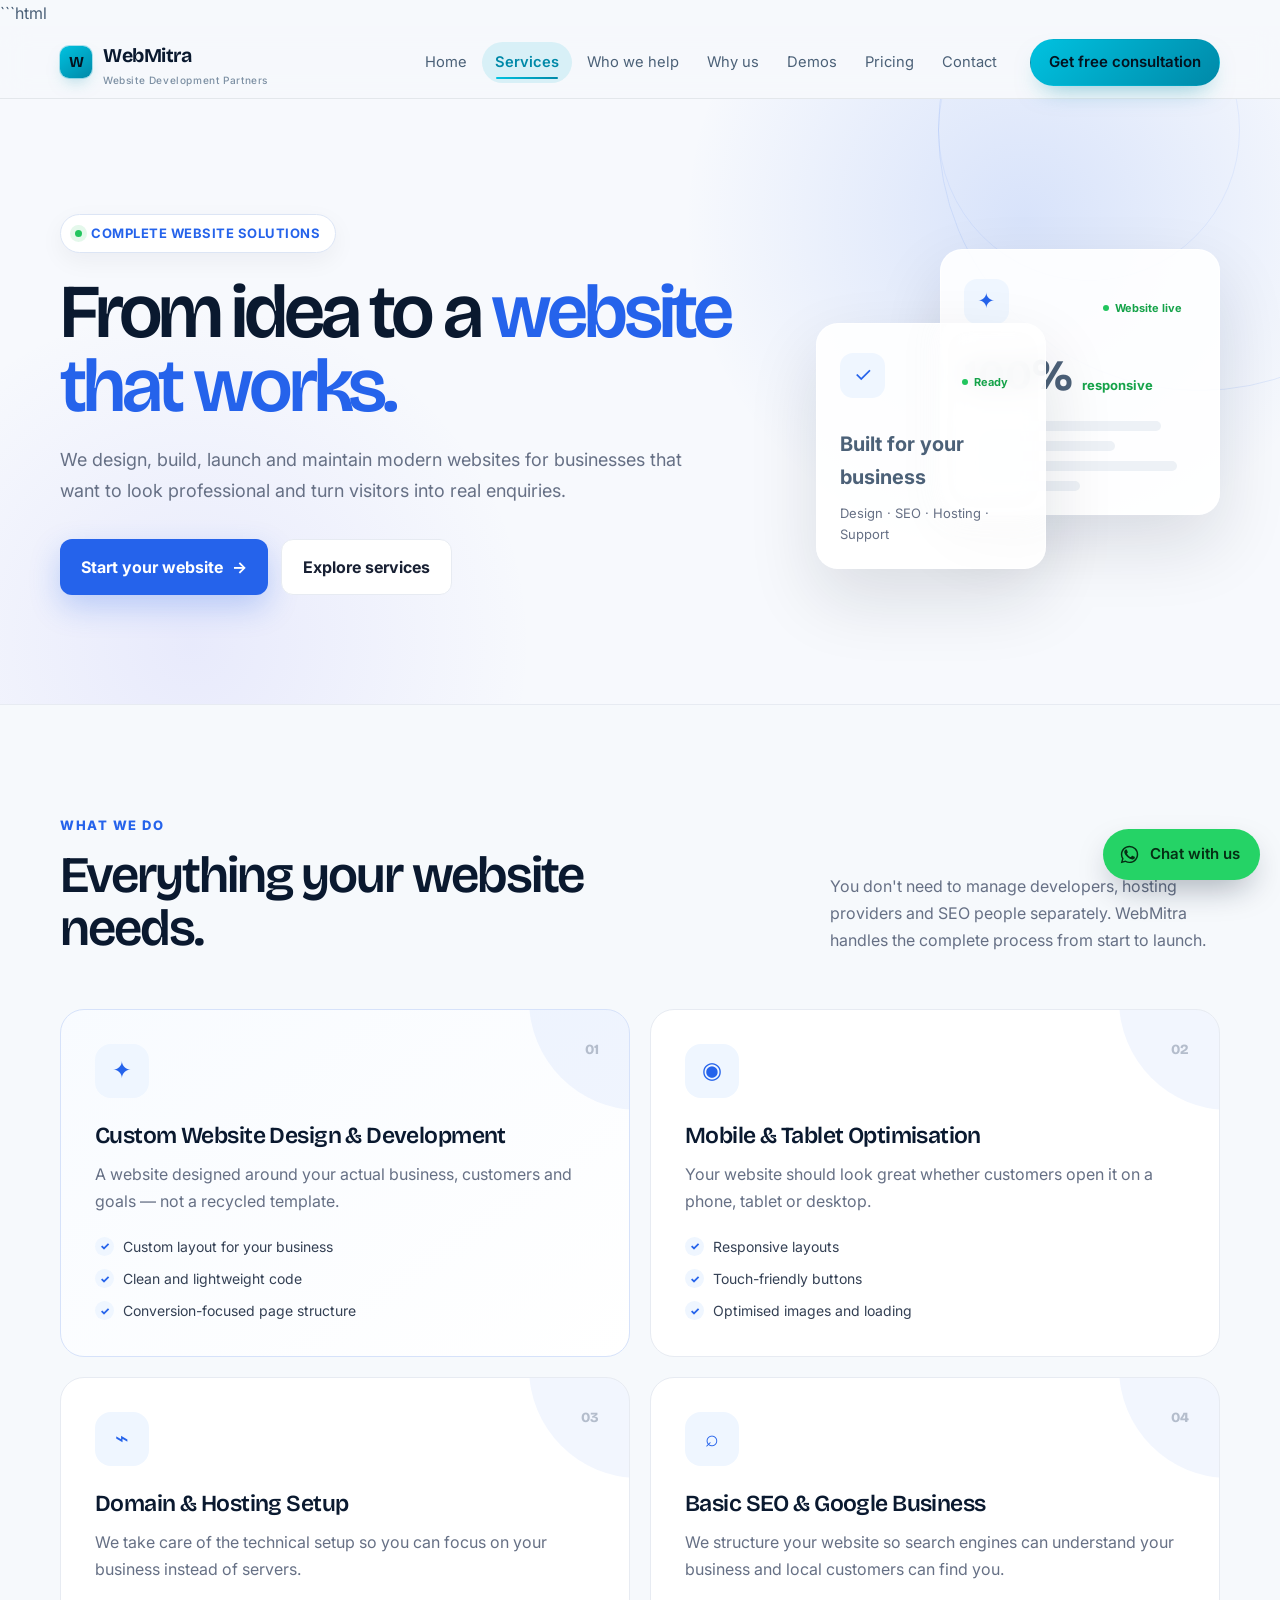
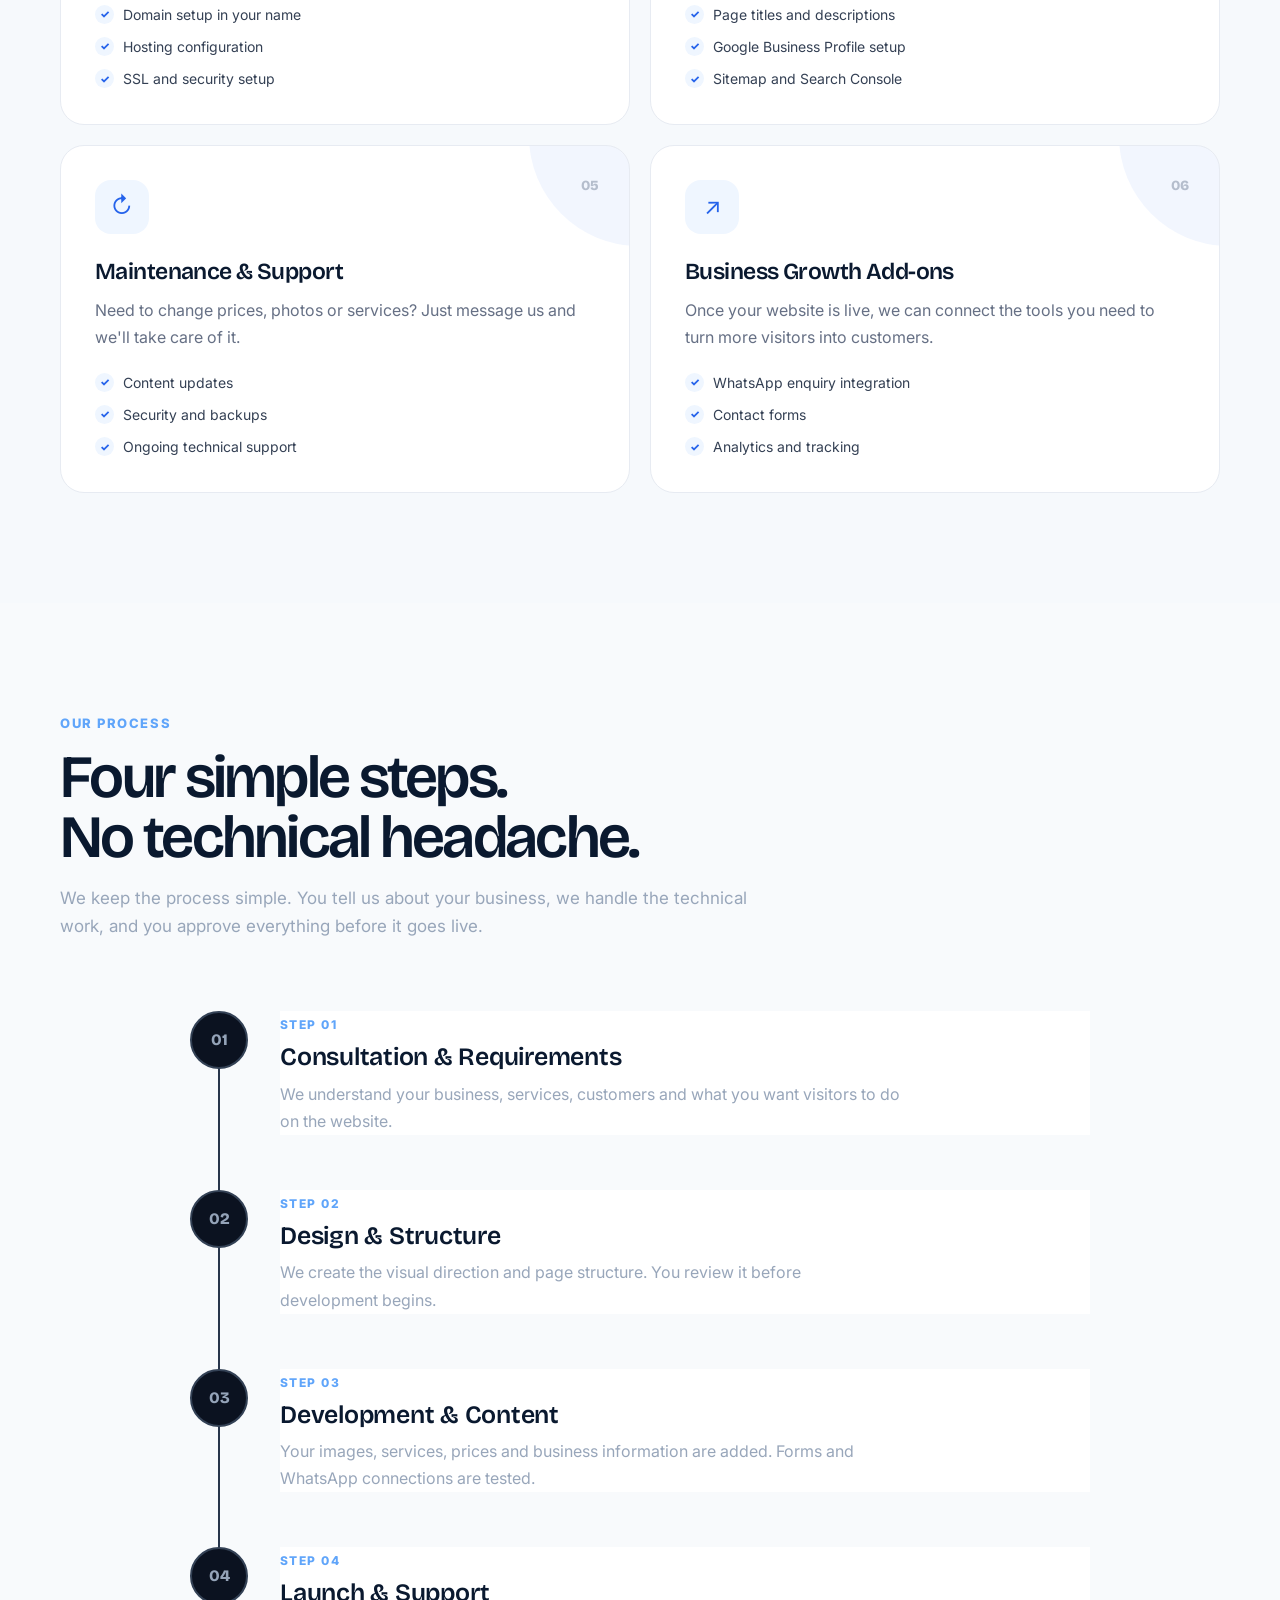
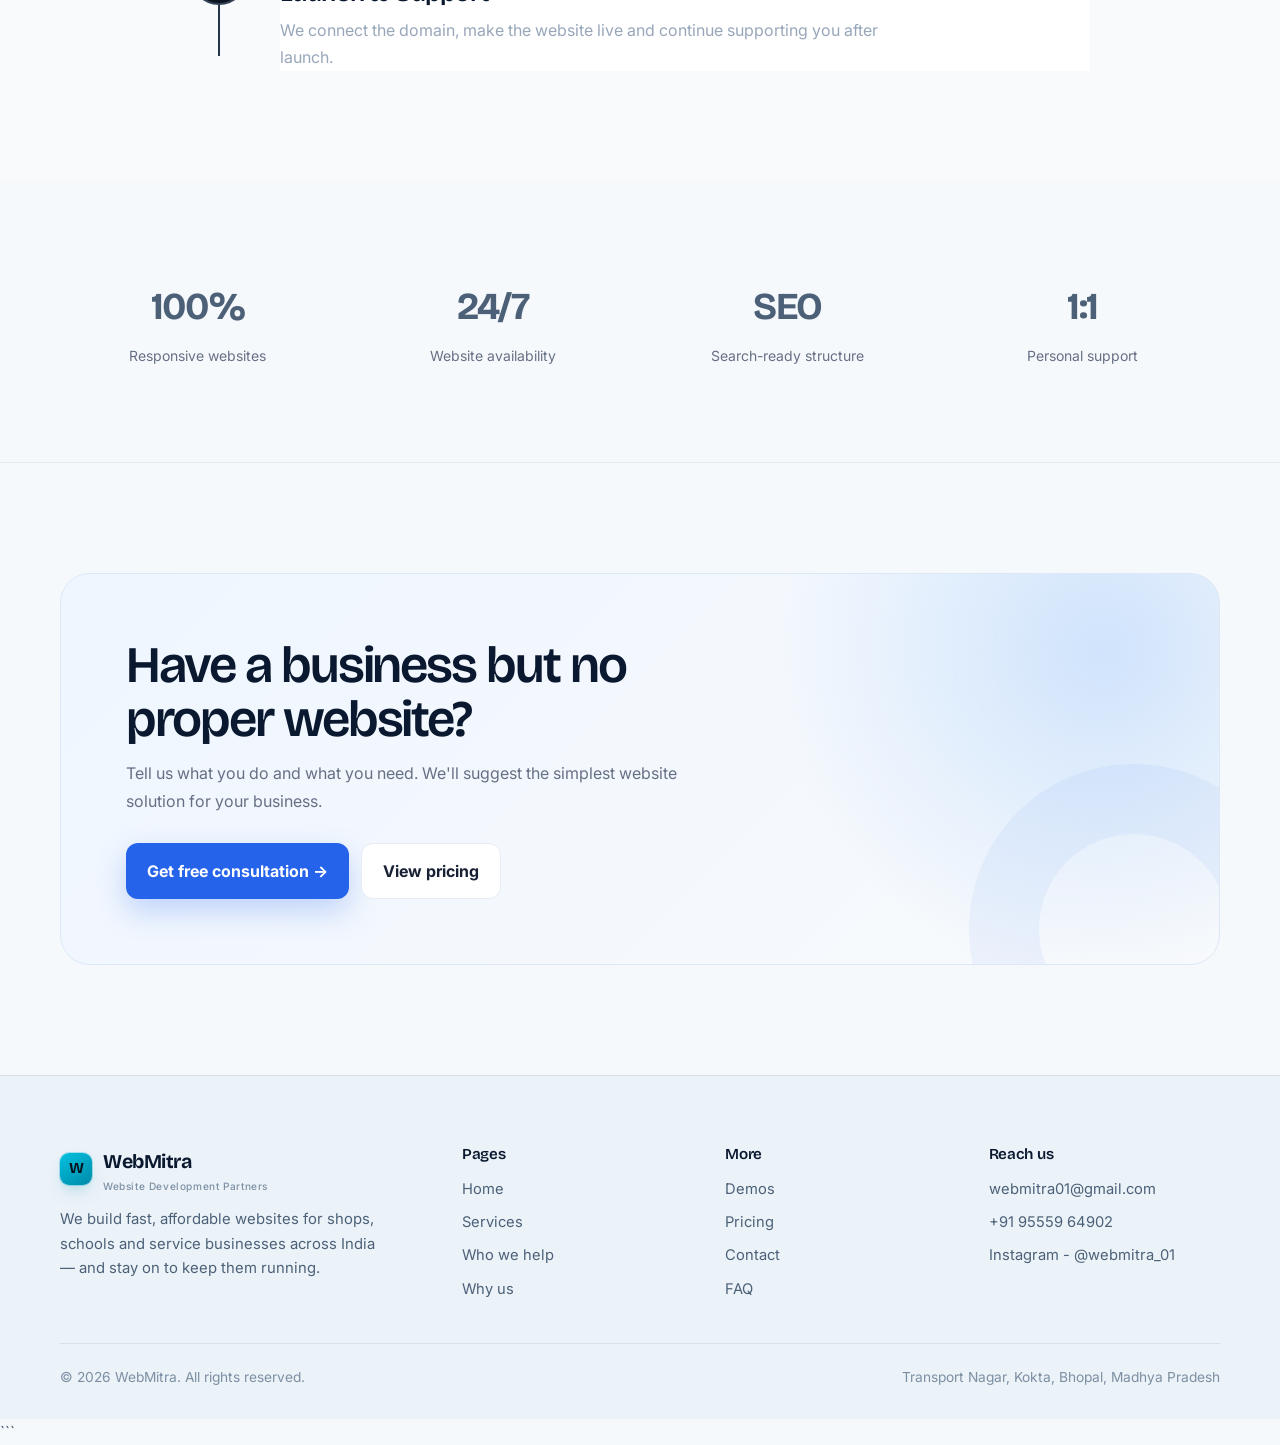
<file: services.html>
```html
<!DOCTYPE html>
<html lang="en">
<head>
<meta charset="UTF-8">
<meta name="viewport" content="width=device-width, initial-scale=1">

<title>Services | WebMitra - Website Development</title>

<meta name="description"
content="WebMitra provides modern website design, development, hosting, SEO and maintenance services for businesses across India.">

<link rel="canonical" href="https://www.webmitra.in/services.html">

<meta property="og:type" content="website">
<meta property="og:site_name" content="WebMitra">
<meta property="og:title" content="Services | WebMitra">
<meta property="og:description"
content="Modern websites, hosting, SEO and ongoing support for Indian businesses.">
<meta property="og:url" content="https://www.webmitra.in/services.html">

<meta name="twitter:card" content="summary_large_image">

<link rel="preconnect" href="https://fonts.googleapis.com">
<link rel="preconnect" href="https://fonts.gstatic.com" crossorigin>

<link href="https://fonts.googleapis.com/css2?family=Bricolage+Grotesque:opsz,wght@12..96,500;12..96,600;12..96,700;12..96,800&family=Inter:wght@400;500;600;700&display=swap"
rel="stylesheet">

<link rel="stylesheet" href="assets/styles.css">
</head>

<body>

<!-- ================= HEADER ================= -->

<header>
  <div class="wrap">

    <nav class="nav">

      <a class="brand" href="index.html">
        <span class="mark"><span>W</span></span>

        <span>
          WebMitra
          <small>Website Development Partners</small>
        </span>
      </a>

      <div class="links">
        <a href="index.html">Home</a>

        <a href="services.html"
           class="active"
           aria-current="page">
          Services
        </a>

        <a href="who-we-help.html">Who we help</a>
        <a href="why-us.html">Why us</a>
        <a href="demos.html">Demos</a>
        <a href="pricing.html">Pricing</a>
        <a href="contact.html">Contact</a>
      </div>

      <a class="btn btn-primary" href="contact.html">
        Get free consultation
      </a>

      <button
        class="burger"
        id="burger"
        aria-expanded="false"
        aria-controls="mobilePanel"
        aria-label="Open menu">

        <i></i>
        <i></i>
        <i></i>

      </button>

    </nav>


    <div class="mobile-panel" id="mobilePanel">

      <a href="index.html">Home</a>

      <a href="services.html"
         class="active"
         aria-current="page">
        Services
      </a>

      <a href="who-we-help.html">Who we help</a>
      <a href="why-us.html">Why us</a>
      <a href="demos.html">Demos</a>
      <a href="pricing.html">Pricing</a>
      <a href="contact.html">Contact</a>

      <a class="btn btn-primary" href="contact.html">
        Get free consultation
      </a>

    </div>

  </div>
</header>


<main id="main">


<!-- ================= HERO ================= -->

<section class="services-hero">

  <div class="wrap services-hero-grid">

    <div class="services-hero-content reveal-new">

      <div class="hero-label">
        <span></span>
        Complete website solutions
      </div>

      <h1>
        From idea to a
        <em>website that works.</em>
      </h1>

      <p class="hero-description">
        We design, build, launch and maintain modern websites
        for businesses that want to look professional and
        turn visitors into real enquiries.
      </p>

      <div class="hero-actions">

        <a href="contact.html"
           class="hero-btn primary">
          Start your website
          <span>→</span>
        </a>

        <a href="#services"
           class="hero-btn secondary">
          Explore services
        </a>

      </div>

    </div>


    <!-- HERO VISUAL -->

    <div class="hero-visual reveal-new">

      <div class="hero-card hero-card-main">

        <div class="card-top">

          <div class="card-icon">
            ✦
          </div>

          <div class="status">
            <i></i>
            Website live
          </div>

        </div>

        <div class="hero-stat">
          <strong>100%</strong>
          <span>responsive</span>
        </div>

        <div class="fake-lines">

          <div class="fake-line"></div>
          <div class="fake-line"></div>
          <div class="fake-line"></div>
          <div class="fake-line"></div>

        </div>

      </div>


      <div class="hero-card hero-card-small">

        <div class="card-top">

          <div class="card-icon">
            ✓
          </div>

          <div class="status">
            <i></i>
            Ready
          </div>

        </div>

        <strong>
          Built for your business
        </strong>

        <p>
          Design · SEO · Hosting · Support
        </p>

      </div>

    </div>

  </div>

</section>


<!-- ================= SERVICES ================= -->

<section class="services-section" id="services">

  <div class="wrap">

    <div class="section-intro reveal-new">

      <div>

        <div class="eyebrow">
          What we do
        </div>

        <h2>
          Everything your website needs.
        </h2>

      </div>

      <p>
        You don't need to manage developers, hosting providers
        and SEO people separately. WebMitra handles the complete
        process from start to launch.
      </p>

    </div>


    <div class="service-grid">


      <article class="service-card featured reveal-new">

        <div class="service-number">01</div>

        <div class="service-icon">✦</div>

        <h3>
          Custom Website Design & Development
        </h3>

        <p>
          A website designed around your actual business,
          customers and goals — not a recycled template.
        </p>

        <ul class="service-list">
          <li>Custom layout for your business</li>
          <li>Clean and lightweight code</li>
          <li>Conversion-focused page structure</li>
        </ul>

      </article>


      <article class="service-card reveal-new">

        <div class="service-number">02</div>

        <div class="service-icon">◉</div>

        <h3>
          Mobile & Tablet Optimisation
        </h3>

        <p>
          Your website should look great whether customers
          open it on a phone, tablet or desktop.
        </p>

        <ul class="service-list">
          <li>Responsive layouts</li>
          <li>Touch-friendly buttons</li>
          <li>Optimised images and loading</li>
        </ul>

      </article>


      <article class="service-card reveal-new">

        <div class="service-number">03</div>

        <div class="service-icon">⌁</div>

        <h3>
          Domain & Hosting Setup
        </h3>

        <p>
          We take care of the technical setup so you can
          focus on your business instead of servers.
        </p>

        <ul class="service-list">
          <li>Domain setup in your name</li>
          <li>Hosting configuration</li>
          <li>SSL and security setup</li>
        </ul>

      </article>


      <article class="service-card reveal-new">

        <div class="service-number">04</div>

        <div class="service-icon">⌕</div>

        <h3>
          Basic SEO & Google Business
        </h3>

        <p>
          We structure your website so search engines can
          understand your business and local customers can find you.
        </p>

        <ul class="service-list">
          <li>Page titles and descriptions</li>
          <li>Google Business Profile setup</li>
          <li>Sitemap and Search Console</li>
        </ul>

      </article>


      <article class="service-card reveal-new">

        <div class="service-number">05</div>

        <div class="service-icon">↻</div>

        <h3>
          Maintenance & Support
        </h3>

        <p>
          Need to change prices, photos or services?
          Just message us and we'll take care of it.
        </p>

        <ul class="service-list">
          <li>Content updates</li>
          <li>Security and backups</li>
          <li>Ongoing technical support</li>
        </ul>

      </article>


      <article class="service-card reveal-new">

        <div class="service-number">06</div>

        <div class="service-icon">↗</div>

        <h3>
          Business Growth Add-ons
        </h3>

        <p>
          Once your website is live, we can connect the tools
          you need to turn more visitors into customers.
        </p>

        <ul class="service-list">
          <li>WhatsApp enquiry integration</li>
          <li>Contact forms</li>
          <li>Analytics and tracking</li>
        </ul>

      </article>

    </div>

  </div>

</section>


<!-- ================= PROCESS ================= -->

<section class="process-section">

  <div class="wrap">

    <div class="process-header reveal-new">

      <div class="eyebrow">
        Our process
      </div>

      <h2>
        Four simple steps.<br>
        No technical headache.
      </h2>

      <p>
        We keep the process simple. You tell us about your
        business, we handle the technical work, and you approve
        everything before it goes live.
      </p>

    </div>


    <div class="process">

      <div class="process-progress"
           id="processProgress">
      </div>


      <div class="process-step reveal-new">

        <div class="process-dot">
          01
        </div>

        <div class="process-content">

          <div class="process-number">
            Step 01
          </div>

          <h3>
            Consultation & Requirements
          </h3>

          <p>
            We understand your business, services, customers
            and what you want visitors to do on the website.
          </p>

        </div>

      </div>


      <div class="process-step reveal-new">

        <div class="process-dot">
          02
        </div>

        <div class="process-content">

          <div class="process-number">
            Step 02
          </div>

          <h3>
            Design & Structure
          </h3>

          <p>
            We create the visual direction and page structure.
            You review it before development begins.
          </p>

        </div>

      </div>


      <div class="process-step reveal-new">

        <div class="process-dot">
          03
        </div>

        <div class="process-content">

          <div class="process-number">
            Step 03
          </div>

          <h3>
            Development & Content
          </h3>

          <p>
            Your images, services, prices and business information
            are added. Forms and WhatsApp connections are tested.
          </p>

        </div>

      </div>


      <div class="process-step reveal-new">

        <div class="process-dot">
          04
        </div>

        <div class="process-content">

          <div class="process-number">
            Step 04
          </div>

          <h3>
            Launch & Support
          </h3>

          <p>
            We connect the domain, make the website live and
            continue supporting you after launch.
          </p>

        </div>

      </div>

    </div>

  </div>

</section>


<!-- ================= STATS ================= -->

<section class="stats-section">

  <div class="wrap">

    <div class="stats">

      <div class="stat reveal-new">
        <strong>100%</strong>
        <span>Responsive websites</span>
      </div>

      <div class="stat reveal-new">
        <strong>24/7</strong>
        <span>Website availability</span>
      </div>

      <div class="stat reveal-new">
        <strong>SEO</strong>
        <span>Search-ready structure</span>
      </div>

      <div class="stat reveal-new">
        <strong>1:1</strong>
        <span>Personal support</span>
      </div>

    </div>

  </div>

</section>


<!-- ================= CTA ================= -->

<section class="services-cta">

  <div class="wrap">

    <div class="cta-box reveal-new">

      <div class="cta-decoration"></div>

      <h2>
        Have a business but no proper website?
      </h2>

      <p>
        Tell us what you do and what you need.
        We'll suggest the simplest website solution
        for your business.
      </p>

      <div class="cta-actions">

        <a href="contact.html"
           class="hero-btn primary">
          Get free consultation →
        </a>

        <a href="pricing.html"
           class="hero-btn secondary">
          View pricing
        </a>

      </div>

    </div>

  </div>

</section>

</main>


<!-- ================= FOOTER ================= -->

<footer>

  <div class="wrap">

    <div class="f-grid">

      <div>

        <a class="brand" href="index.html">

          <span class="mark">
            <span>W</span>
          </span>

          <span>
            WebMitra
            <small>Website Development Partners</small>
          </span>

        </a>

        <p>
          We build fast, affordable websites for shops,
          schools and service businesses across India —
          and stay on to keep them running.
        </p>

      </div>


      <div>

        <h4>Pages</h4>

        <div class="f-links">
          <a href="index.html">Home</a>
          <a href="services.html">Services</a>
          <a href="who-we-help.html">Who we help</a>
          <a href="why-us.html">Why us</a>
        </div>

      </div>


      <div>

        <h4>More</h4>

        <div class="f-links">
          <a href="demos.html">Demos</a>
          <a href="pricing.html">Pricing</a>
          <a href="contact.html">Contact</a>
          <a href="pricing.html">FAQ</a>
        </div>

      </div>


      <div>

        <h4>Reach us</h4>

        <div class="f-links">

          <a href="mailto:webmitra01@gmail.com">
            webmitra01@gmail.com
          </a>

          <a href="tel:+919555964902">
            +91 95559 64902
          </a>

          <a
            href="https://www.instagram.com/webmitra_01/"
            target="_blank"
            rel="noopener">
            Instagram - @webmitra_01
          </a>

        </div>

      </div>

    </div>


    <div class="f-bottom">

      <span>
        © <span id="yr">2026</span>
        WebMitra. All rights reserved.
      </span>

      <span>
        Transport Nagar, Kokta, Bhopal,
        Madhya Pradesh
      </span>

    </div>

  </div>

</footer>


<!-- ================= WHATSAPP ================= -->

<a
  class="wa"
  id="waBtn"
  href="#"
  target="_blank"
  rel="noopener"
  aria-label="Chat with WebMitra on WhatsApp">

  <svg
    viewBox="0 0 24 24"
    fill="currentColor"
    aria-hidden="true">

    <path d="M17.47 14.38c-.3-.15-1.75-.86-2.02-.96-.27-.1-.47-.15-.67.15-.2.3-.77.96-.94 1.16-.17.2-.35.22-.65.07-.3-.15-1.25-.46-2.38-1.47-.88-.78-1.48-1.75-1.65-2.05-.17-.3-.02-.46.13-.61.14-.14.3-.35.45-.53.15-.18.2-.3.3-.5.1-.2.05-.38-.02-.53-.08-.15-.67-1.6-.92-2.2-.24-.58-.49-.5-.67-.51h-.57c-.2 0-.52.07-.8.38-.27.3-1.04 1.02-1.04 2.48s1.07 2.88 1.22 3.08c.15.2 2.1 3.2 5.08 4.49.71.3 1.26.49 1.69.63.71.22 1.36.19 1.87.12.57-.09 1.75-.72 2-1.41.25-.69.25-1.28.17-1.41-.07-.13-.27-.2-.57-.35M12.04 2C6.58 2 2.13 6.45 2.13 11.91c0 1.75.46 3.45 1.32 4.95L2 22l5.25-1.38a9.87 9.87 0 0 0 4.79 1.22h.01c5.46 0 9.91-4.45 9.91-9.91 0-2.65-1.03-5.14-2.9-7.01A9.82 9.82 0 0 0 12.04 2m0 18.15h-.01a8.2 8.2 0 0 1-4.19-1.15l-.3-.18-3.12.82.83-3.04-.2-.31a8.17 8.17 0 0 1-1.26-4.38c0-4.54 3.7-8.23 8.25-8.23 2.2 0 4.27.86 5.83 2.42a8.19 8.19 0 0 1 2.41 5.82c0 4.54-3.7 8.23-8.24 8.23"/>

  </svg>

  <span>Chat with us</span>

</a>


<script src="assets/script.js"></script>

</body>
</html>
```
</file>
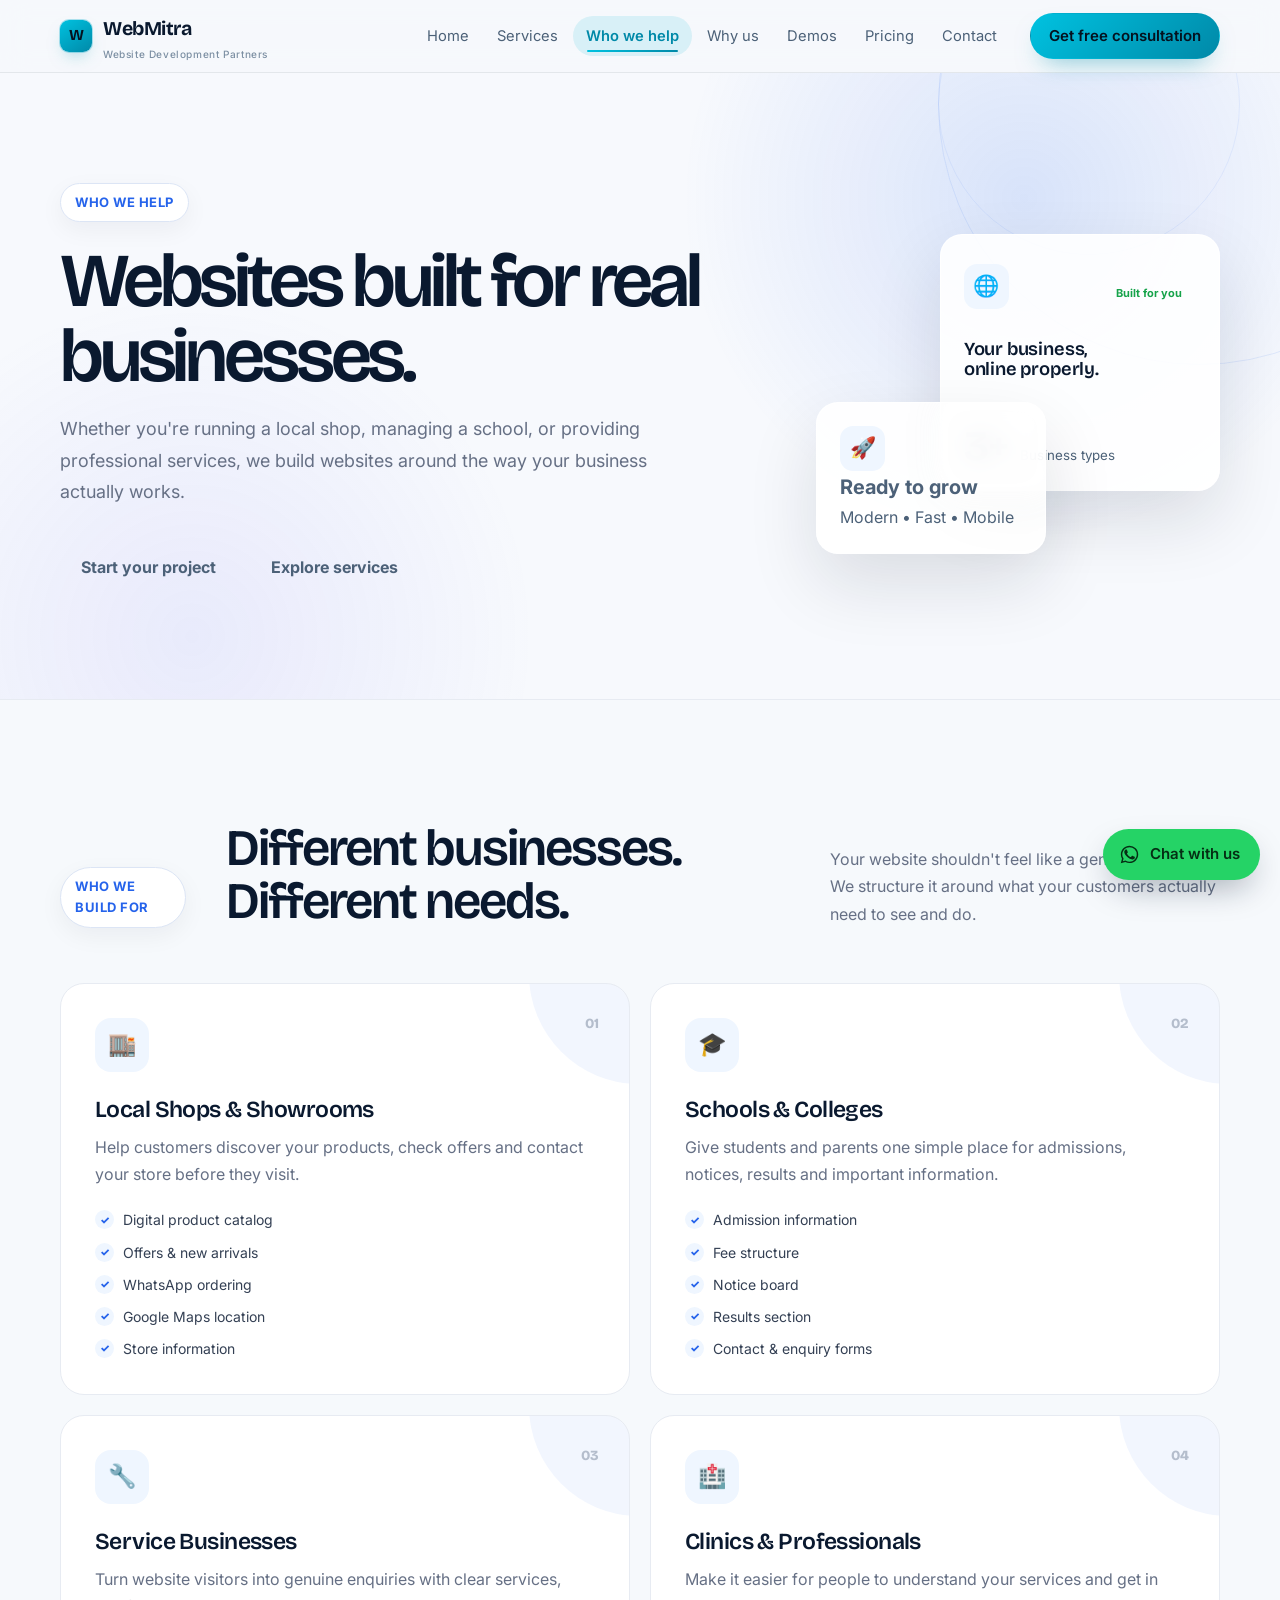
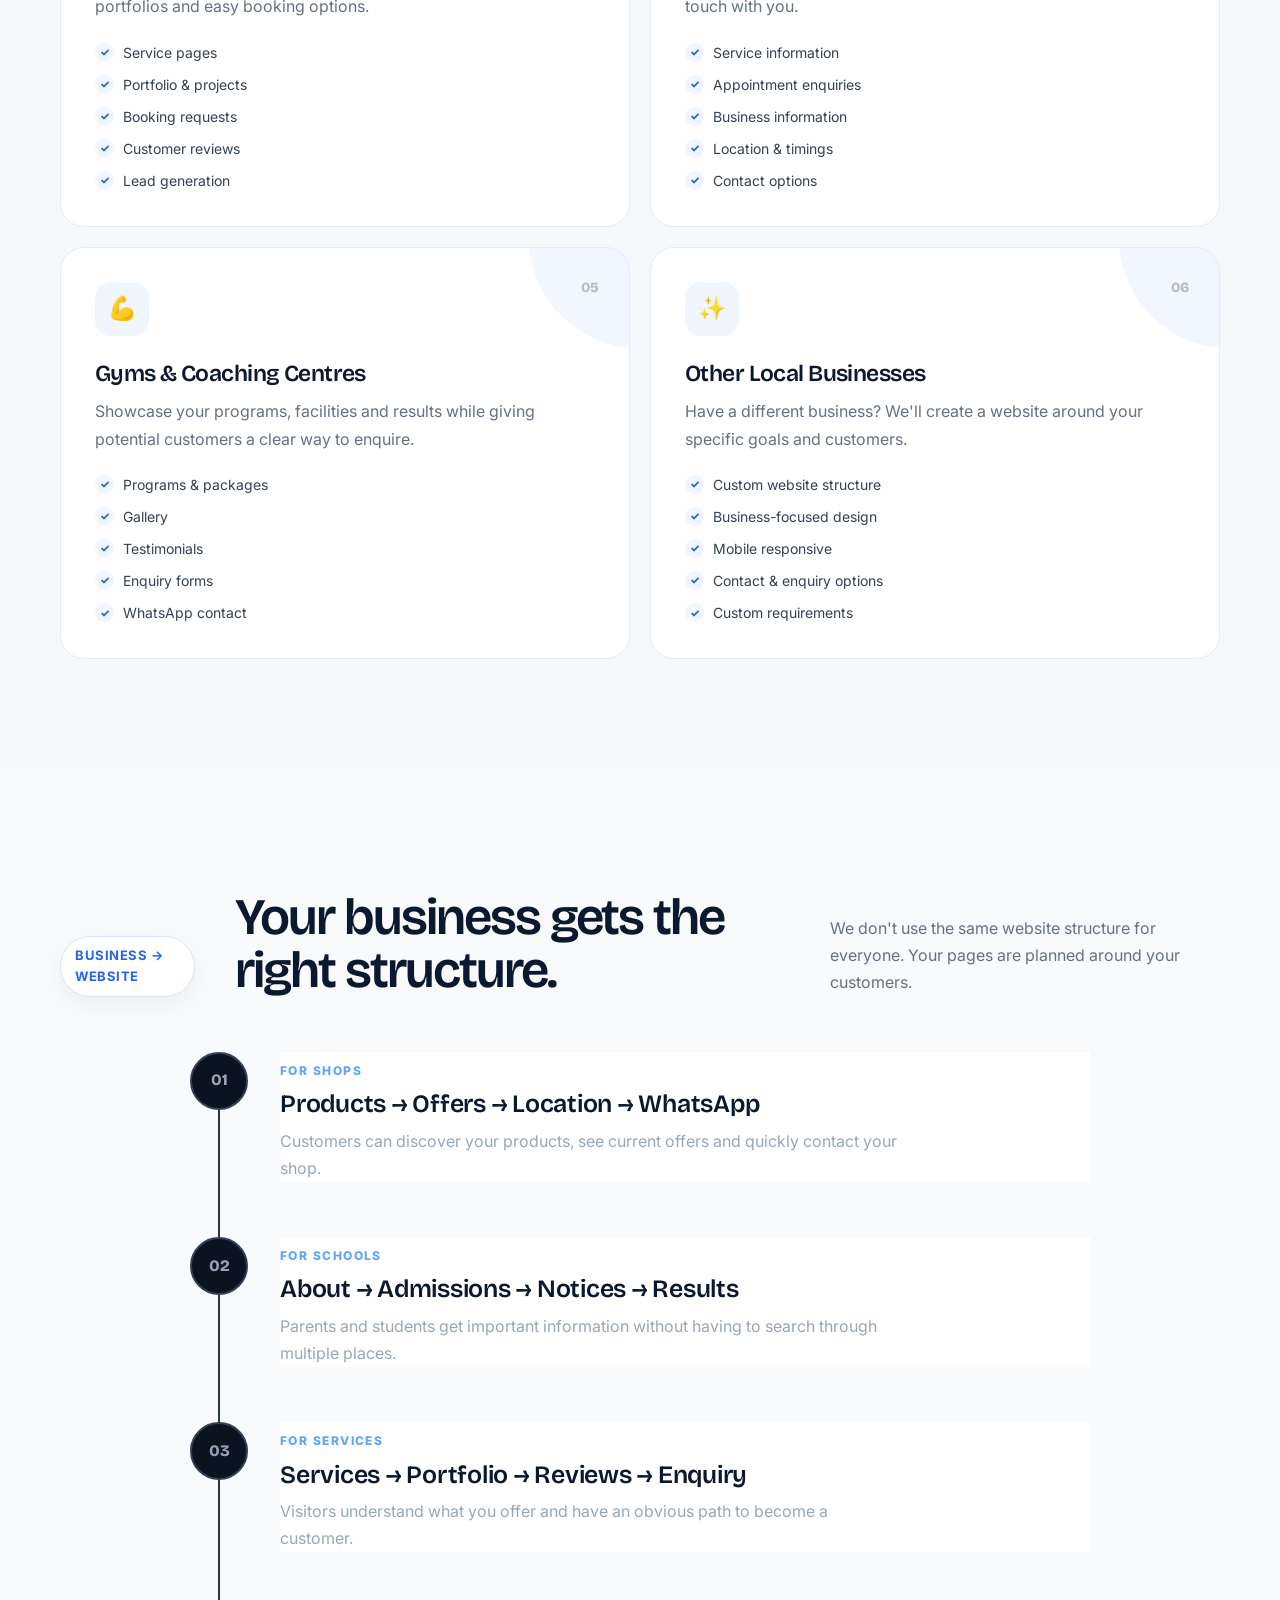
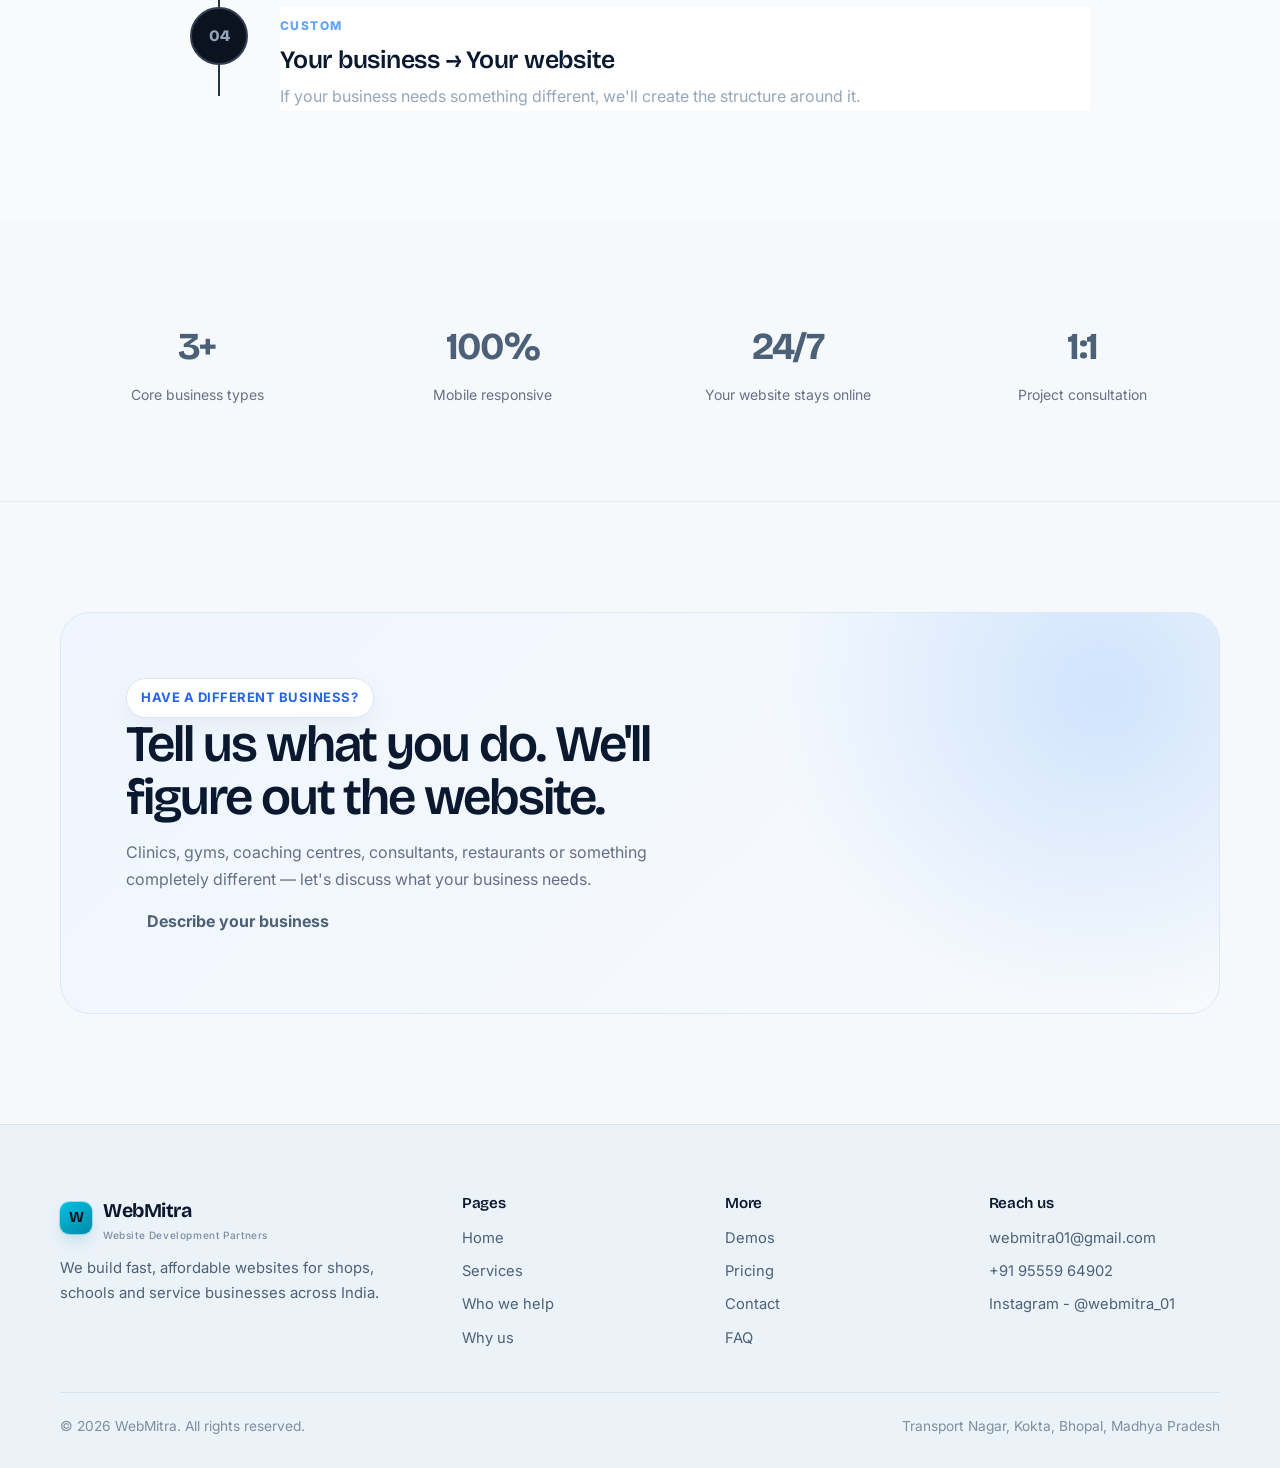
<file: who-we-help.html>
<!DOCTYPE html>
<html lang="en">
<head>
  <meta charset="UTF-8">
  <meta name="viewport" content="width=device-width, initial-scale=1">

  <title>Who We Help | WebMitra</title>

  <meta
    name="description"
    content="WebMitra builds modern websites for local shops, schools, colleges and service businesses."
  >

  <link rel="preconnect" href="https://fonts.googleapis.com">
  <link rel="preconnect" href="https://fonts.gstatic.com" crossorigin>

  <link
    href="https://fonts.googleapis.com/css2?family=Bricolage+Grotesque:opsz,wght@12..96,500;12..96,600;12..96,700;12..96,800&family=Inter:wght@400;500;600;700&display=swap"
    rel="stylesheet"
  >

  <link rel="stylesheet" href="assets/styles.css">
</head>

<body>

<!-- =====================================================
     HEADER
===================================================== -->

<header>
  <div class="wrap">

    <nav class="nav">

      <a class="brand" href="index.html">
        <span class="mark">
          <span>W</span>
        </span>

        <span>
          WebMitra
          <small>Website Development Partners</small>
        </span>
      </a>

      <div class="links">
        <a href="index.html">Home</a>
        <a href="services.html">Services</a>
        <a href="who-we-help.html" class="active">Who we help</a>
        <a href="why-us.html">Why us</a>
        <a href="demos.html">Demos</a>
        <a href="pricing.html">Pricing</a>
        <a href="contact.html">Contact</a>
      </div>

      <a class="btn btn-primary" href="contact.html">
        Get free consultation
      </a>

      <button
        class="burger"
        id="burger"
        aria-expanded="false"
        aria-controls="mobilePanel"
        aria-label="Open menu"
      >
        <i></i>
        <i></i>
        <i></i>
      </button>

    </nav>

    <div class="mobile-panel" id="mobilePanel">

      <a href="index.html">Home</a>
      <a href="services.html">Services</a>
      <a href="who-we-help.html" class="active">Who we help</a>
      <a href="why-us.html">Why us</a>
      <a href="demos.html">Demos</a>
      <a href="pricing.html">Pricing</a>
      <a href="contact.html">Contact</a>

      <a class="btn btn-primary" href="contact.html">
        Get free consultation
      </a>

    </div>

  </div>
</header>


<main id="main">

<!-- =====================================================
     HERO
===================================================== -->

<section class="services-hero">

  <div class="wrap">

    <div class="services-hero-grid">

      <div>

        <div class="hero-label">
          WHO WE HELP
        </div>

        <h1>
          Websites built for
          <span>real businesses.</span>
        </h1>

        <p class="hero-description">
          Whether you're running a local shop, managing a school,
          or providing professional services, we build websites
          around the way your business actually works.
        </p>

        <div class="hero-actions">

          <a href="contact.html" class="hero-btn hero-btn-primary">
            Start your project
          </a>

          <a href="services.html" class="hero-btn hero-btn-secondary">
            Explore services
          </a>

        </div>

      </div>


      <!-- HERO VISUAL -->

      <div class="hero-visual">

        <div class="hero-card hero-card-main">

          <div class="card-top">

            <div class="card-icon">
              🌐
            </div>

            <span class="status">
              Built for you
            </span>

          </div>

          <h3>
            Your business,
            <br>
            online properly.
          </h3>

          <div class="fake-lines">
            <span></span>
            <span></span>
            <span></span>
          </div>

          <div class="hero-stat">
            <strong>3+</strong>
            <small>Business types</small>
          </div>

        </div>


        <div class="hero-card hero-card-small">

          <div class="card-icon">
            🚀
          </div>

          <strong>Ready to grow</strong>

          <span>
            Modern • Fast • Mobile
          </span>

        </div>

      </div>

    </div>

  </div>

</section>


<!-- =====================================================
     BUSINESS TYPES
===================================================== -->

<section class="services-section">

  <div class="wrap">

    <div class="section-intro">

      <span class="hero-label">
        WHO WE BUILD FOR
      </span>

      <h2>
        Different businesses.
        <span>Different needs.</span>
      </h2>

      <p>
        Your website shouldn't feel like a generic template.
        We structure it around what your customers actually
        need to see and do.
      </p>

    </div>


    <div class="service-grid">


      <!-- SHOP -->

      <article class="service-card">

        <div class="service-number">
          01
        </div>

        <div class="service-icon">
          🏬
        </div>

        <h3>
          Local Shops & Showrooms
        </h3>

        <p>
          Help customers discover your products, check offers
          and contact your store before they visit.
        </p>

        <ul class="service-list">
          <li>Digital product catalog</li>
          <li>Offers & new arrivals</li>
          <li>WhatsApp ordering</li>
          <li>Google Maps location</li>
          <li>Store information</li>
        </ul>

      </article>


      <!-- SCHOOL -->

      <article class="service-card">

        <div class="service-number">
          02
        </div>

        <div class="service-icon">
          🎓
        </div>

        <h3>
          Schools & Colleges
        </h3>

        <p>
          Give students and parents one simple place for
          admissions, notices, results and important information.
        </p>

        <ul class="service-list">
          <li>Admission information</li>
          <li>Fee structure</li>
          <li>Notice board</li>
          <li>Results section</li>
          <li>Contact & enquiry forms</li>
        </ul>

      </article>


      <!-- SERVICES -->

      <article class="service-card">

        <div class="service-number">
          03
        </div>

        <div class="service-icon">
          🔧
        </div>

        <h3>
          Service Businesses
        </h3>

        <p>
          Turn website visitors into genuine enquiries with
          clear services, portfolios and easy booking options.
        </p>

        <ul class="service-list">
          <li>Service pages</li>
          <li>Portfolio & projects</li>
          <li>Booking requests</li>
          <li>Customer reviews</li>
          <li>Lead generation</li>
        </ul>

      </article>


      <!-- CLINICS -->

      <article class="service-card">

        <div class="service-number">
          04
        </div>

        <div class="service-icon">
          🏥
        </div>

        <h3>
          Clinics & Professionals
        </h3>

        <p>
          Make it easier for people to understand your services
          and get in touch with you.
        </p>

        <ul class="service-list">
          <li>Service information</li>
          <li>Appointment enquiries</li>
          <li>Business information</li>
          <li>Location & timings</li>
          <li>Contact options</li>
        </ul>

      </article>


      <!-- GYMS -->

      <article class="service-card">

        <div class="service-number">
          05
        </div>

        <div class="service-icon">
          💪
        </div>

        <h3>
          Gyms & Coaching Centres
        </h3>

        <p>
          Showcase your programs, facilities and results while
          giving potential customers a clear way to enquire.
        </p>

        <ul class="service-list">
          <li>Programs & packages</li>
          <li>Gallery</li>
          <li>Testimonials</li>
          <li>Enquiry forms</li>
          <li>WhatsApp contact</li>
        </ul>

      </article>


      <!-- OTHER -->

      <article class="service-card">

        <div class="service-number">
          06
        </div>

        <div class="service-icon">
          ✨
        </div>

        <h3>
          Other Local Businesses
        </h3>

        <p>
          Have a different business? We'll create a website
          around your specific goals and customers.
        </p>

        <ul class="service-list">
          <li>Custom website structure</li>
          <li>Business-focused design</li>
          <li>Mobile responsive</li>
          <li>Contact & enquiry options</li>
          <li>Custom requirements</li>
        </ul>

      </article>

    </div>

  </div>

</section>


<!-- =====================================================
     HOW WE STRUCTURE WEBSITES
===================================================== -->

<section class="process-section">

  <div class="wrap">

    <div class="section-intro">

      <span class="hero-label">
        BUSINESS → WEBSITE
      </span>

      <h2>
        Your business gets
        <span>the right structure.</span>
      </h2>

      <p>
        We don't use the same website structure for everyone.
        Your pages are planned around your customers.
      </p>

    </div>


    <div class="process">

      <div class="process-progress"></div>


      <div class="process-step">

        <div class="process-dot">
          01
        </div>

        <div class="process-content">

          <span class="process-number">
            FOR SHOPS
          </span>

          <h3>
            Products → Offers → Location → WhatsApp
          </h3>

          <p>
            Customers can discover your products, see current
            offers and quickly contact your shop.
          </p>

        </div>

      </div>


      <div class="process-step">

        <div class="process-dot">
          02
        </div>

        <div class="process-content">

          <span class="process-number">
            FOR SCHOOLS
          </span>

          <h3>
            About → Admissions → Notices → Results
          </h3>

          <p>
            Parents and students get important information
            without having to search through multiple places.
          </p>

        </div>

      </div>


      <div class="process-step">

        <div class="process-dot">
          03
        </div>

        <div class="process-content">

          <span class="process-number">
            FOR SERVICES
          </span>

          <h3>
            Services → Portfolio → Reviews → Enquiry
          </h3>

          <p>
            Visitors understand what you offer and have
            an obvious path to become a customer.
          </p>

        </div>

      </div>


      <div class="process-step">

        <div class="process-dot">
          04
        </div>

        <div class="process-content">

          <span class="process-number">
            CUSTOM
          </span>

          <h3>
            Your business → Your website
          </h3>

          <p>
            If your business needs something different,
            we'll create the structure around it.
          </p>

        </div>

      </div>

    </div>

  </div>

</section>


<!-- =====================================================
     STATS
===================================================== -->

<section class="stats-section">

  <div class="wrap">

    <div class="stats">

      <div class="stat">
        <strong>3+</strong>
        <span>Core business types</span>
      </div>

      <div class="stat">
        <strong>100%</strong>
        <span>Mobile responsive</span>
      </div>

      <div class="stat">
        <strong>24/7</strong>
        <span>Your website stays online</span>
      </div>

      <div class="stat">
        <strong>1:1</strong>
        <span>Project consultation</span>
      </div>

    </div>

  </div>

</section>


<!-- =====================================================
     CTA
===================================================== -->

<section class="services-cta">

  <div class="wrap">

    <div class="cta-box">

      <div>

        <span class="hero-label">
          HAVE A DIFFERENT BUSINESS?
        </span>

        <h2>
          Tell us what you do.
          We'll figure out the website.
        </h2>

        <p>
          Clinics, gyms, coaching centres, consultants,
          restaurants or something completely different —
          let's discuss what your business needs.
        </p>

      </div>

      <a
        href="contact.html"
        class="hero-btn hero-btn-primary"
      >
        Describe your business
      </a>

    </div>

  </div>

</section>

</main>


<!-- =====================================================
     FOOTER
===================================================== -->

<footer>

  <div class="wrap">

    <div class="f-grid">

      <div>

        <a class="brand" href="index.html">
          <span class="mark">
            <span>W</span>
          </span>

          <span>
            WebMitra
            <small>Website Development Partners</small>
          </span>
        </a>

        <p>
          We build fast, affordable websites for shops,
          schools and service businesses across India.
        </p>

      </div>


      <div>

        <h4>Pages</h4>

        <div class="f-links">
          <a href="index.html">Home</a>
          <a href="services.html">Services</a>
          <a href="who-we-help.html">Who we help</a>
          <a href="why-us.html">Why us</a>
        </div>

      </div>


      <div>

        <h4>More</h4>

        <div class="f-links">
          <a href="demos.html">Demos</a>
          <a href="pricing.html">Pricing</a>
          <a href="contact.html">Contact</a>
          <a href="pricing.html">FAQ</a>
        </div>

      </div>


      <div>

        <h4>Reach us</h4>

        <div class="f-links">

          <a href="mailto:webmitra01@gmail.com">
            webmitra01@gmail.com
          </a>

          <a href="tel:+919555964902">
            +91 95559 64902
          </a>

          <a
            href="https://www.instagram.com/webmitra_01/"
            target="_blank"
            rel="noopener"
          >
            Instagram - @webmitra_01
          </a>

        </div>

      </div>

    </div>


    <div class="f-bottom">

      <span>
        © <span id="yr">2026</span> WebMitra.
        All rights reserved.
      </span>

      <span>
        Transport Nagar, Kokta, Bhopal, Madhya Pradesh
      </span>

    </div>

  </div>

</footer>


<!-- =====================================================
     WHATSAPP
===================================================== -->

<a
  class="wa"
  id="waBtn"
  href="#"
  target="_blank"
  rel="noopener"
  aria-label="Chat with WebMitra on WhatsApp"
>

  <svg
    viewBox="0 0 24 24"
    fill="currentColor"
    aria-hidden="true"
  >
    <path d="M17.47 14.38c-.3-.15-1.75-.86-2.02-.96-.27-.1-.47-.15-.67.15-.2.3-.77.96-.94 1.16-.17.2-.35.22-.65.07-.3-.15-1.25-.46-2.38-1.47-.88-.78-1.48-1.75-1.65-2.05-.17-.3-.02-.46.13-.61.14-.14.3-.35.45-.53.15-.18.2-.3.3-.5.1-.2.05-.38-.02-.53-.08-.15-.67-1.6-.92-2.2-.24-.58-.49-.5-.67-.51h-.57c-.2 0-.52.07-.8.38-.27.3-1.04 1.02-1.04 2.48s1.07 2.88 1.22 3.08c.15.2 2.1 3.2 5.08 4.49.71.3 1.26.49 1.69.63.71.22 1.36.19 1.87.12.57-.09 1.75-.72 2-1.41.25-.69.25-1.28.17-1.41-.07-.13-.27-.2-.57-.35M12.04 2C6.58 2 2.13 6.45 2.13 11.91c0 1.75.46 3.45 1.32 4.95L2 22l5.25-1.38a9.87 9.87 0 0 0 4.79 1.22h.01c5.46 0 9.91-4.45 9.91-9.91 0-2.65-1.03-5.14-2.9-7.01A9.82 9.82 0 0 0 12.04 2m0 18.15h-.01a8.2 8.2 0 0 1-4.19-1.15l-.3-.18-3.12.82.83-3.04-.2-.31a8.17 8.17 0 0 1-1.26-4.38c0-4.54 3.7-8.23 8.25-8.23 2.2 0 4.27.86 5.83 2.42a8.19 8.19 0 0 1 2.41 5.82c0 4.54-3.7 8.23-8.24 8.23"/>
  </svg>

  <span>Chat with us</span>

</a>


<script src="assets/script.js"></script>

</body>
</html>
</file>
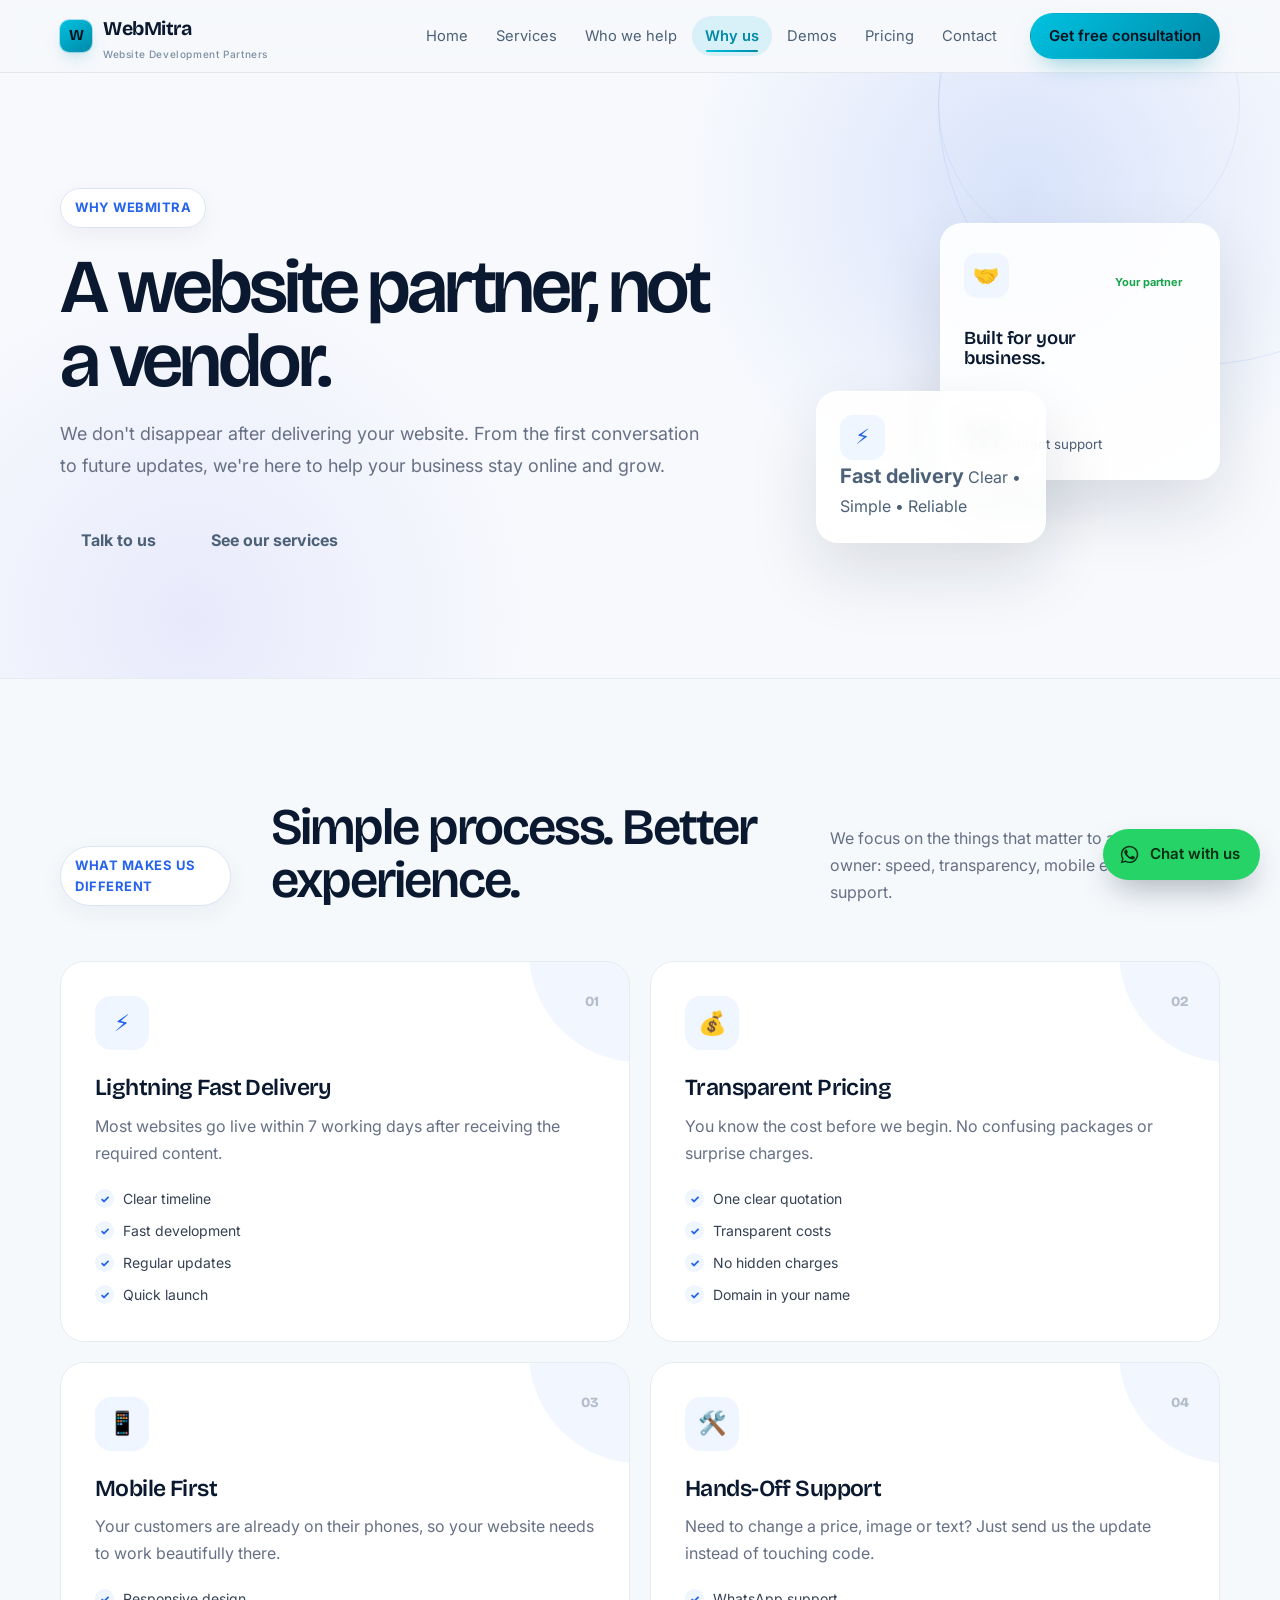
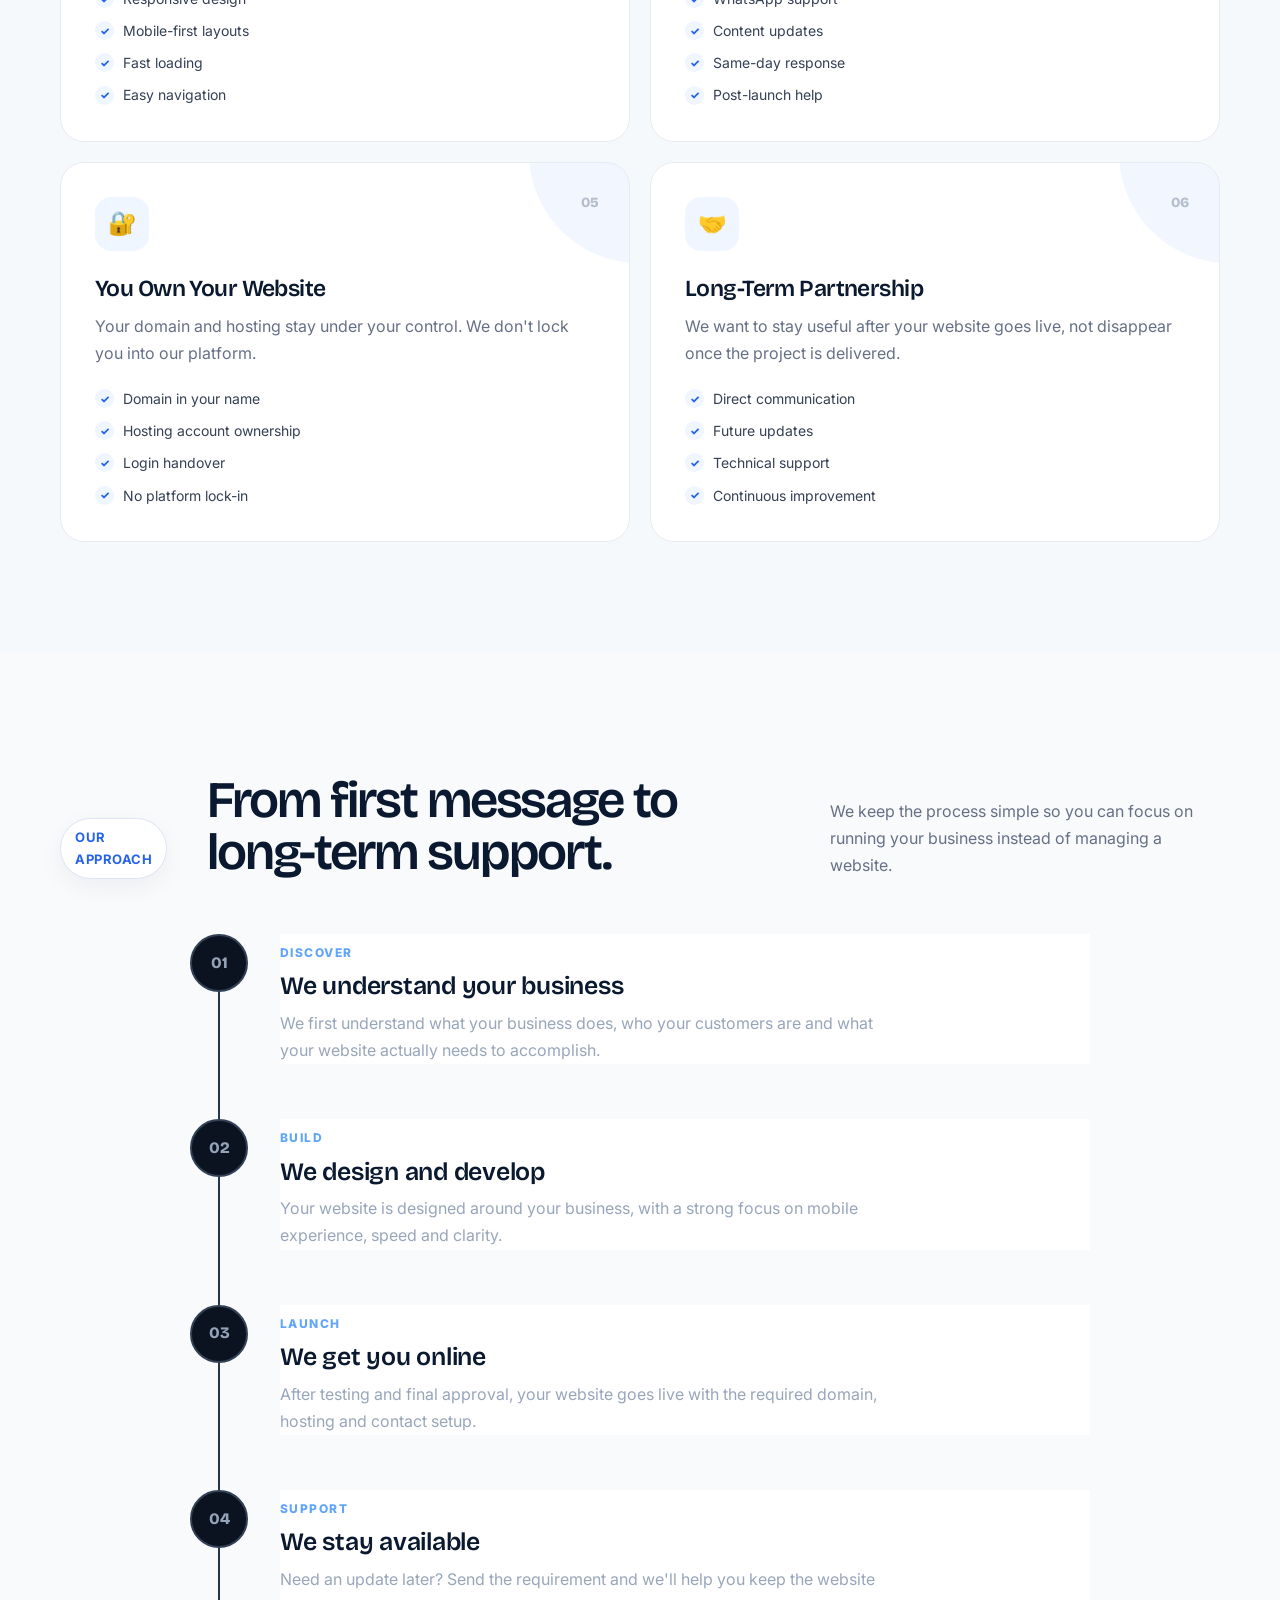
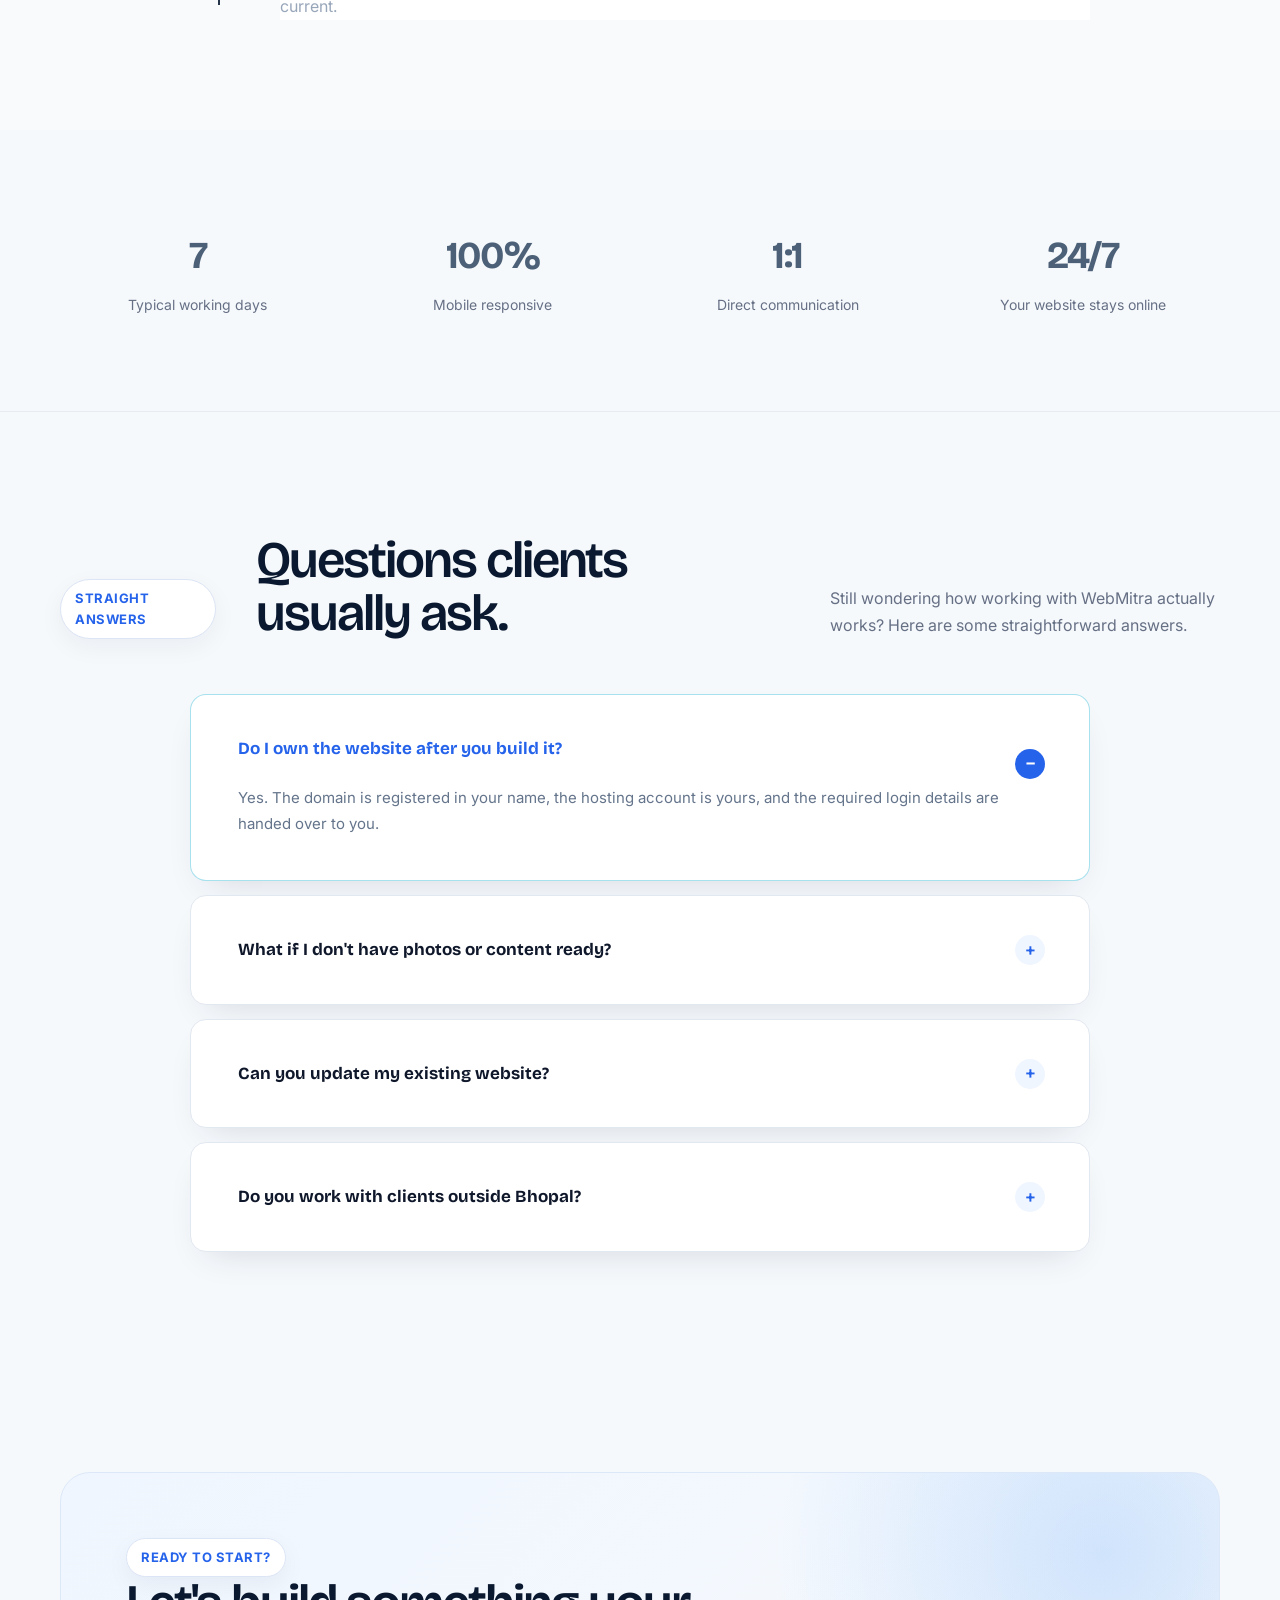
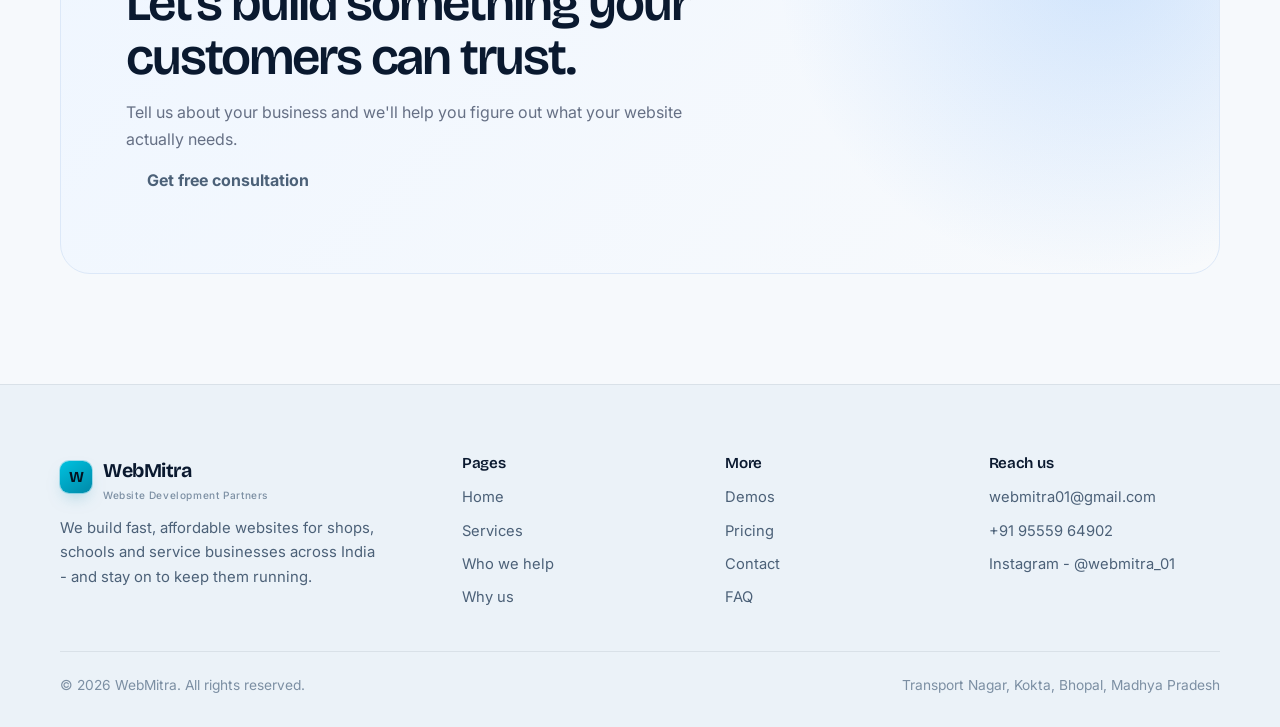
<file: why-us.html>
<!DOCTYPE html>
<html lang="en">
<head>
  <meta charset="UTF-8">
  <meta name="viewport" content="width=device-width, initial-scale=1">

  <title>Why WebMitra | Your Website Partner</title>

  <meta
    name="description"
    content="Discover why businesses choose WebMitra for fast delivery, transparent pricing, mobile-first websites and reliable support."
  >

  <link rel="canonical" href="https://www.webmitra.in/why-us.html">

  <meta property="og:type" content="website">
  <meta property="og:site_name" content="WebMitra">
  <meta property="og:title" content="Why WebMitra | Your Website Partner">
  <meta
    property="og:description"
    content="Fast delivery, transparent pricing, mobile-first websites and reliable support."
  >
  <meta property="og:url" content="https://www.webmitra.in/why-us.html">

  <meta name="twitter:card" content="summary_large_image">

  <link rel="preconnect" href="https://fonts.googleapis.com">
  <link rel="preconnect" href="https://fonts.gstatic.com" crossorigin>

  <link
    href="https://fonts.googleapis.com/css2?family=Bricolage+Grotesque:opsz,wght@12..96,500;12..96,600;12..96,700;12..96,800&family=Inter:wght@400;500;600;700&display=swap"
    rel="stylesheet"
  >

  <link rel="stylesheet" href="assets/styles.css">
</head>

<body>

<!-- =====================================================
     HEADER
===================================================== -->

<header>
  <div class="wrap">

    <nav class="nav">

      <a class="brand" href="index.html">
        <span class="mark">
          <span>W</span>
        </span>

        <span>
          WebMitra
          <small>Website Development Partners</small>
        </span>
      </a>

      <div class="links">
        <a href="index.html">Home</a>
        <a href="services.html">Services</a>
        <a href="who-we-help.html">Who we help</a>
        <a href="why-us.html" class="active" aria-current="page">Why us</a>
        <a href="demos.html">Demos</a>
        <a href="pricing.html">Pricing</a>
        <a href="contact.html">Contact</a>
      </div>

      <a class="btn btn-primary" href="contact.html">
        Get free consultation
      </a>

      <button
        class="burger"
        id="burger"
        aria-expanded="false"
        aria-controls="mobilePanel"
        aria-label="Open menu"
      >
        <i></i>
        <i></i>
        <i></i>
      </button>

    </nav>


    <div class="mobile-panel" id="mobilePanel">

      <a href="index.html">Home</a>
      <a href="services.html">Services</a>
      <a href="who-we-help.html">Who we help</a>
      <a href="why-us.html" class="active">Why us</a>
      <a href="demos.html">Demos</a>
      <a href="pricing.html">Pricing</a>
      <a href="contact.html">Contact</a>

      <a class="btn btn-primary" href="contact.html">
        Get free consultation
      </a>

    </div>

  </div>
</header>


<main id="main">

<!-- =====================================================
     HERO
===================================================== -->

<section class="services-hero">

  <div class="wrap">

    <div class="services-hero-grid">

      <div>

        <div class="hero-label">
          WHY WEBMITRA
        </div>

        <h1>
          A website partner,
          <span>not a vendor.</span>
        </h1>

        <p class="hero-description">
          We don't disappear after delivering your website.
          From the first conversation to future updates,
          we're here to help your business stay online and grow.
        </p>

        <div class="hero-actions">

          <a
            href="contact.html"
            class="hero-btn hero-btn-primary"
          >
            Talk to us
          </a>

          <a
            href="services.html"
            class="hero-btn hero-btn-secondary"
          >
            See our services
          </a>

        </div>

      </div>


      <!-- HERO VISUAL -->

      <div class="hero-visual">

        <div class="hero-card hero-card-main">

          <div class="card-top">

            <div class="card-icon">
              🤝
            </div>

            <span class="status">
              Your partner
            </span>

          </div>

          <h3>
            Built for your
            <br>
            business.
          </h3>

          <div class="fake-lines">
            <span></span>
            <span></span>
            <span></span>
          </div>

          <div class="hero-stat">
            <strong>1:1</strong>
            <small>Direct support</small>
          </div>

        </div>


        <div class="hero-card hero-card-small">

          <div class="card-icon">
            ⚡
          </div>

          <strong>Fast delivery</strong>

          <span>
            Clear • Simple • Reliable
          </span>

        </div>

      </div>

    </div>

  </div>

</section>


<!-- =====================================================
     WHY WEBMITRA
===================================================== -->

<section class="services-section">

  <div class="wrap">

    <div class="section-intro">

      <span class="hero-label">
        WHAT MAKES US DIFFERENT
      </span>

      <h2>
        Simple process.
        <span>Better experience.</span>
      </h2>

      <p>
        We focus on the things that matter to a business owner:
        speed, transparency, mobile experience and support.
      </p>

    </div>


    <div class="service-grid">


      <!-- 01 -->

      <article class="service-card">

        <div class="service-number">
          01
        </div>

        <div class="service-icon">
          ⚡
        </div>

        <h3>
          Lightning Fast Delivery
        </h3>

        <p>
          Most websites go live within 7 working days
          after receiving the required content.
        </p>

        <ul class="service-list">
          <li>Clear timeline</li>
          <li>Fast development</li>
          <li>Regular updates</li>
          <li>Quick launch</li>
        </ul>

      </article>


      <!-- 02 -->

      <article class="service-card">

        <div class="service-number">
          02
        </div>

        <div class="service-icon">
          💰
        </div>

        <h3>
          Transparent Pricing
        </h3>

        <p>
          You know the cost before we begin.
          No confusing packages or surprise charges.
        </p>

        <ul class="service-list">
          <li>One clear quotation</li>
          <li>Transparent costs</li>
          <li>No hidden charges</li>
          <li>Domain in your name</li>
        </ul>

      </article>


      <!-- 03 -->

      <article class="service-card">

        <div class="service-number">
          03
        </div>

        <div class="service-icon">
          📱
        </div>

        <h3>
          Mobile First
        </h3>

        <p>
          Your customers are already on their phones,
          so your website needs to work beautifully there.
        </p>

        <ul class="service-list">
          <li>Responsive design</li>
          <li>Mobile-first layouts</li>
          <li>Fast loading</li>
          <li>Easy navigation</li>
        </ul>

      </article>


      <!-- 04 -->

      <article class="service-card">

        <div class="service-number">
          04
        </div>

        <div class="service-icon">
          🛠️
        </div>

        <h3>
          Hands-Off Support
        </h3>

        <p>
          Need to change a price, image or text?
          Just send us the update instead of touching code.
        </p>

        <ul class="service-list">
          <li>WhatsApp support</li>
          <li>Content updates</li>
          <li>Same-day response</li>
          <li>Post-launch help</li>
        </ul>

      </article>


      <!-- 05 -->

      <article class="service-card">

        <div class="service-number">
          05
        </div>

        <div class="service-icon">
          🔐
        </div>

        <h3>
          You Own Your Website
        </h3>

        <p>
          Your domain and hosting stay under your control.
          We don't lock you into our platform.
        </p>

        <ul class="service-list">
          <li>Domain in your name</li>
          <li>Hosting account ownership</li>
          <li>Login handover</li>
          <li>No platform lock-in</li>
        </ul>

      </article>


      <!-- 06 -->

      <article class="service-card">

        <div class="service-number">
          06
        </div>

        <div class="service-icon">
          🤝
        </div>

        <h3>
          Long-Term Partnership
        </h3>

        <p>
          We want to stay useful after your website goes live,
          not disappear once the project is delivered.
        </p>

        <ul class="service-list">
          <li>Direct communication</li>
          <li>Future updates</li>
          <li>Technical support</li>
          <li>Continuous improvement</li>
        </ul>

      </article>

    </div>

  </div>

</section>


<!-- =====================================================
     OUR APPROACH
===================================================== -->

<section class="process-section">

  <div class="wrap">

    <div class="section-intro">

      <span class="hero-label">
        OUR APPROACH
      </span>

      <h2>
        From first message
        <span>to long-term support.</span>
      </h2>

      <p>
        We keep the process simple so you can focus on
        running your business instead of managing a website.
      </p>

    </div>


    <div class="process">

      <div class="process-progress"></div>


      <div class="process-step">

        <div class="process-dot">
          01
        </div>

        <div class="process-content">

          <span class="process-number">
            DISCOVER
          </span>

          <h3>
            We understand your business
          </h3>

          <p>
            We first understand what your business does,
            who your customers are and what your website
            actually needs to accomplish.
          </p>

        </div>

      </div>


      <div class="process-step">

        <div class="process-dot">
          02
        </div>

        <div class="process-content">

          <span class="process-number">
            BUILD
          </span>

          <h3>
            We design and develop
          </h3>

          <p>
            Your website is designed around your business,
            with a strong focus on mobile experience,
            speed and clarity.
          </p>

        </div>

      </div>


      <div class="process-step">

        <div class="process-dot">
          03
        </div>

        <div class="process-content">

          <span class="process-number">
            LAUNCH
          </span>

          <h3>
            We get you online
          </h3>

          <p>
            After testing and final approval, your website
            goes live with the required domain, hosting
            and contact setup.
          </p>

        </div>

      </div>


      <div class="process-step">

        <div class="process-dot">
          04
        </div>

        <div class="process-content">

          <span class="process-number">
            SUPPORT
          </span>

          <h3>
            We stay available
          </h3>

          <p>
            Need an update later? Send the requirement
            and we'll help you keep the website current.
          </p>

        </div>

      </div>

    </div>

  </div>

</section>


<!-- =====================================================
     STATS
===================================================== -->

<section class="stats-section">

  <div class="wrap">

    <div class="stats">

      <div class="stat">
        <strong>7</strong>
        <span>Typical working days</span>
      </div>

      <div class="stat">
        <strong>100%</strong>
        <span>Mobile responsive</span>
      </div>

      <div class="stat">
        <strong>1:1</strong>
        <span>Direct communication</span>
      </div>

      <div class="stat">
        <strong>24/7</strong>
        <span>Your website stays online</span>
      </div>

    </div>

  </div>

</section>


<!-- =====================================================
     FAQ
===================================================== -->

<section class="services-section">

  <div class="wrap">

    <div class="section-intro">

      <span class="hero-label">
        STRAIGHT ANSWERS
      </span>

      <h2>
        Questions clients
        <span>usually ask.</span>
      </h2>

      <p>
        Still wondering how working with WebMitra actually works?
        Here are some straightforward answers.
      </p>

    </div>


    <div class="faq">


      <details class="faq-item" open>

        <summary>
          Do I own the website after you build it?
        </summary>

        <p>
          Yes. The domain is registered in your name,
          the hosting account is yours, and the required
          login details are handed over to you.
        </p>

      </details>


      <details class="faq-item">

        <summary>
          What if I don't have photos or content ready?
        </summary>

        <p>
          We can start with a structure and placeholders
          and replace them as your content becomes available.
          For many local businesses, clear phone photos are
          enough to get started.
        </p>

      </details>


      <details class="faq-item">

        <summary>
          Can you update my existing website?
        </summary>

        <p>
          Yes, depending on how the existing website is built.
          We'll review it first and tell you whether updating
          it makes sense or whether rebuilding would be more practical.
        </p>

      </details>


      <details class="faq-item">

        <summary>
          Do you work with clients outside Bhopal?
        </summary>

        <p>
          Yes. Most communication and project work can happen
          remotely through calls, messages and online collaboration.
        </p>

      </details>


    </div>

  </div>

</section>


<!-- =====================================================
     CTA
===================================================== -->

<section class="services-cta">

  <div class="wrap">

    <div class="cta-box">

      <div>

        <span class="hero-label">
          READY TO START?
        </span>

        <h2>
          Let's build something
          your customers can trust.
        </h2>

        <p>
          Tell us about your business and we'll help you
          figure out what your website actually needs.
        </p>

      </div>

      <a
        href="contact.html"
        class="hero-btn hero-btn-primary"
      >
        Get free consultation
      </a>

    </div>

  </div>

</section>

</main>


<!-- =====================================================
     FOOTER
===================================================== -->

<footer>

  <div class="wrap">

    <div class="f-grid">

      <div>

        <a class="brand" href="index.html">

          <span class="mark">
            <span>W</span>
          </span>

          <span>
            WebMitra
            <small>Website Development Partners</small>
          </span>

        </a>

        <p>
          We build fast, affordable websites for shops,
          schools and service businesses across India -
          and stay on to keep them running.
        </p>

      </div>


      <div>

        <h4>Pages</h4>

        <div class="f-links">
          <a href="index.html">Home</a>
          <a href="services.html">Services</a>
          <a href="who-we-help.html">Who we help</a>
          <a href="why-us.html">Why us</a>
        </div>

      </div>


      <div>

        <h4>More</h4>

        <div class="f-links">
          <a href="demos.html">Demos</a>
          <a href="pricing.html">Pricing</a>
          <a href="contact.html">Contact</a>
          <a href="pricing.html">FAQ</a>
        </div>

      </div>


      <div>

        <h4>Reach us</h4>

        <div class="f-links">

          <a href="mailto:webmitra01@gmail.com">
            webmitra01@gmail.com
          </a>

          <a href="tel:+919555964902">
            +91 95559 64902
          </a>

          <a
            href="https://www.instagram.com/webmitra_01/"
            target="_blank"
            rel="noopener"
          >
            Instagram - @webmitra_01
          </a>

        </div>

      </div>

    </div>


    <div class="f-bottom">

      <span>
        © <span id="yr">2026</span> WebMitra.
        All rights reserved.
      </span>

      <span>
        Transport Nagar, Kokta, Bhopal, Madhya Pradesh
      </span>

    </div>

  </div>

</footer>


<!-- =====================================================
     WHATSAPP
===================================================== -->

<a
  class="wa"
  id="waBtn"
  href="#"
  target="_blank"
  rel="noopener"
  aria-label="Chat with WebMitra on WhatsApp"
>

  <svg
    viewBox="0 0 24 24"
    fill="currentColor"
    aria-hidden="true"
  >
    <path d="M17.47 14.38c-.3-.15-1.75-.86-2.02-.96-.27-.1-.47-.15-.67.15-.2.3-.77.96-.94 1.16-.17.2-.35.22-.65.07-.3-.15-1.25-.46-2.38-1.47-.88-.78-1.48-1.75-1.65-2.05-.17-.3-.02-.46.13-.61.14-.14.3-.35.45-.53.15-.18.2-.3.3-.5.1-.2.05-.38-.02-.53-.08-.15-.67-1.6-.92-2.2-.24-.58-.49-.5-.67-.51h-.57c-.2 0-.52.07-.8.38-.27.3-1.04 1.02-1.04 2.48s1.07 2.88 1.22 3.08c.15.2 2.1 3.2 5.08 4.49.71.3 1.26.49 1.69.63.71.22 1.36.19 1.87.12.57-.09 1.75-.72 2-1.41.25-.69.25-1.28.17-1.41-.07-.13-.27-.2-.57-.35M12.04 2C6.58 2 2.13 6.45 2.13 11.91c0 1.75.46 3.45 1.32 4.95L2 22l5.25-1.38a9.87 9.87 0 0 0 4.79 1.22h.01c5.46 0 9.91-4.45 9.91-9.91 0-2.65-1.03-5.14-2.9-7.01A9.82 9.82 0 0 0 12.04 2m0 18.15h-.01a8.2 8.2 0 0 1-4.19-1.15l-.3-.18-3.12.82.83-3.04-.2-.31a8.17 8.17 0 0 1-1.26-4.38c0-4.54 3.7-8.23 8.25-8.23 2.2 0 4.27.86 5.83 2.42a8.19 8.19 0 0 1 2.41 5.82c0 4.54-3.7 8.23-8.24 8.23"/>
  </svg>

  <span>Chat with us</span>

</a>


<script src="assets/script.js"></script>

</body>
</html>
</file>
<file: assets/styles.css>
:root{
  /* page surface - light theme */
  --bg:#F6F9FC;
  --bg-alt:#EBF2F8;
  --card:#FFFFFF;
  --card-2:#EAF7FB;
  --ink:#0A192F;
  --ink-dim:#4C6178;
  --ink-faint:#7C8FA3;
  --line:rgba(10,25,47,.13);
  --line-soft:rgba(10,25,47,.08);

  /* accents */
  --cyan:#00AACC;
  --cyan-bright:#00C2E0;
  --teal:#0089A8;

  /* dark device / mockup surfaces - kept dark on purpose for contrast against the light page */
  --navy:#0A192F;
  --well:#071426;
  --surface:#112B47;
  --surface-2:#16334F;
  --dline:rgba(194,209,224,.16);
  --dline-soft:rgba(194,209,224,.09);
  --silver:#C2D1E0;
  --silver-dim:#8CA3B8;
  --white:#E9F3FA;

  --shadow:0 16px 36px -16px rgba(10,25,47,.14);
  --shadow-lg:0 26px 56px -20px rgba(10,25,47,.18);
  --r-lg:20px; --r-md:14px; --r-sm:10px;
  --display:"Bricolage Grotesque",Georgia,serif;
  --body:"Inter",system-ui,-apple-system,"Segoe UI",sans-serif;
  color-scheme:light;
}
*{box-sizing:border-box}
@media (prefers-reduced-motion:reduce){*{animation-duration:.001ms!important;transition-duration:.001ms!important}}
body{margin:0;background:var(--bg);color:var(--ink-dim);font-family:var(--body);font-size:16px;line-height:1.65;-webkit-font-smoothing:antialiased;overflow-x:hidden}
a{color:inherit;text-decoration:none}
h1,h2,h3,h4{font-family:var(--display);color:var(--ink);margin:0;line-height:1.1;letter-spacing:-.02em;font-weight:600}
h2{font-size:clamp(1.7rem,3.4vw,2.45rem)}
h3{font-size:1.15rem;letter-spacing:-.01em}
p{margin:0}
:focus-visible{outline:2px solid var(--cyan);outline-offset:3px;border-radius:4px}
.wrap{width:min(1160px,92vw);margin-inline:auto}
section{padding:clamp(58px,7vw,96px) 0}
.sec-head{max-width:62ch;margin-bottom:clamp(30px,4vw,48px)}
.sec-head p{margin-top:14px;color:var(--ink-dim);font-size:1.02rem}
.kicker{display:inline-flex;align-items:center;gap:9px;font-size:.82rem;font-weight:600;color:var(--teal);margin-bottom:14px}
.kicker::before{content:"";width:22px;height:1px;background:linear-gradient(90deg,transparent,var(--teal))}
.muted{color:var(--ink-faint)}

/* header */
header{position:sticky;top:0;z-index:60;background:rgba(246,249,252,.86);backdrop-filter:blur(14px);border-bottom:1px solid var(--line-soft)}
.nav{display:flex;align-items:center;gap:20px;height:72px}
.brand{display:flex;align-items:center;gap:11px;font-family:var(--display);font-weight:700;font-size:1.22rem;color:var(--ink);letter-spacing:-.025em}
.mark{width:32px;height:32px;border-radius:9px;flex:none;background:linear-gradient(145deg,var(--cyan-bright),var(--teal));display:grid;place-items:center;box-shadow:0 0 0 1px rgba(0,170,204,.3),0 8px 18px -8px rgba(0,137,168,.55)}
.mark span{font-size:.95rem;font-weight:700;color:#04121f}
.brand small{display:block;font-family:var(--body);font-size:.63rem;font-weight:500;color:var(--ink-faint);letter-spacing:.06em;line-height:1;margin-top:3px}
.links{display:flex;gap:2px;margin-left:auto}
.links a{padding:8px 13px;border-radius:99px;font-size:.92rem;color:var(--ink-dim);transition:color .18s,background .18s}
.links a:hover{color:var(--ink);background:rgba(10,25,47,.05)}
.links a.active{color:var(--teal);background:rgba(0,170,204,.12);font-weight:600}
.btn{display:inline-flex;align-items:center;justify-content:center;gap:8px;font-family:var(--body);font-weight:600;font-size:.94rem;padding:12px 22px;border-radius:99px;border:1px solid transparent;cursor:pointer;transition:transform .16s,box-shadow .2s,background .2s,border-color .2s}
.btn-primary{background:linear-gradient(135deg,var(--cyan-bright),var(--teal));color:#04121f;box-shadow:0 12px 26px -12px rgba(0,137,168,.55)}
.btn-primary:hover{transform:translateY(-2px);box-shadow:0 18px 32px -12px rgba(0,137,168,.5)}
.btn-ghost{border-color:var(--line);color:var(--ink);background:var(--card)}
.btn-ghost:hover{border-color:rgba(0,170,204,.55);background:rgba(0,170,204,.08)}
.nav .btn-primary{padding:10px 18px}
.burger{display:none;margin-left:auto;width:42px;height:42px;border-radius:11px;border:1px solid var(--line);background:var(--card);cursor:pointer;align-items:center;justify-content:center;flex-direction:column;gap:5px}
.burger i{display:block;width:17px;height:1.8px;background:var(--ink);border-radius:2px;transition:transform .2s,opacity .2s}
.burger[aria-expanded="true"] i:nth-child(1){transform:translateY(6.8px) rotate(45deg)}
.burger[aria-expanded="true"] i:nth-child(2){opacity:0}
.burger[aria-expanded="true"] i:nth-child(3){transform:translateY(-6.8px) rotate(-45deg)}
.mobile-panel{display:none;border-top:1px solid var(--line-soft);padding:12px 0 20px}
.mobile-panel.open{display:block}
.mobile-panel a{display:block;padding:11px 4px;border-bottom:1px solid var(--line-soft);font-size:1rem;color:var(--ink-dim)}
.mobile-panel a.active{color:var(--teal);font-weight:600}
.mobile-panel .btn{width:100%;margin-top:16px}
@media (max-width:1040px){.links,.nav>.btn-primary{display:none}.burger{display:flex}}

/* router */

/* inner-page banner */
.banner{position:relative;padding:clamp(48px,6vw,74px) 0 clamp(34px,4vw,50px);border-bottom:1px solid var(--line-soft);overflow:hidden;background:var(--bg-alt)}
.banner .blueprint{position:absolute;inset:0;pointer-events:none;background-image:linear-gradient(var(--line-soft) 1px,transparent 1px),linear-gradient(90deg,var(--line-soft) 1px,transparent 1px);background-size:52px 52px;mask-image:radial-gradient(90% 100% at 20% 0%,#000,transparent 70%);-webkit-mask-image:radial-gradient(90% 100% at 20% 0%,#000,transparent 70%)}
.banner .wrap{position:relative}
.banner h1{font-size:clamp(1.9rem,4.3vw,3rem);font-weight:700;letter-spacing:-.03em;max-width:20ch}
.banner p{margin-top:16px;color:var(--ink-dim);max-width:58ch;font-size:1.03rem}
.crumb{font-size:.83rem;color:var(--ink-faint);margin-bottom:16px}
.crumb a:hover{color:var(--teal)}
.crumb span{color:var(--teal);font-weight:600}

/* hero */
.hero{position:relative;padding:clamp(48px,6vw,80px) 0 clamp(58px,7vw,92px);overflow:hidden}
.blueprint{position:absolute;inset:0;pointer-events:none;background-image:linear-gradient(var(--line-soft) 1px,transparent 1px),linear-gradient(90deg,var(--line-soft) 1px,transparent 1px);background-size:56px 56px;mask-image:radial-gradient(120% 78% at 68% 18%,#000,transparent 72%);-webkit-mask-image:radial-gradient(120% 78% at 68% 18%,#000,transparent 72%)}
.glow{position:absolute;width:640px;height:640px;border-radius:50%;pointer-events:none;background:radial-gradient(circle,rgba(0,170,204,.16),transparent 66%);top:-260px;right:-180px;filter:blur(20px)}
.hero-grid{position:relative;display:grid;grid-template-columns:1.05fr .95fr;gap:clamp(36px,5vw,70px);align-items:center}
.hero h1{font-size:clamp(2.1rem,5vw,3.75rem);font-weight:700;letter-spacing:-.035em;line-height:1.04}
.hero-sub{margin-top:20px;font-size:clamp(1rem,1.5vw,1.12rem);color:var(--ink-dim);max-width:52ch}
.hero-cta{display:flex;gap:13px;margin-top:32px;flex-wrap:wrap}
.hero-cta .btn{padding:14px 26px;font-size:1rem}
.trust{display:flex;gap:26px;margin-top:38px;flex-wrap:wrap;padding-top:26px;border-top:1px solid var(--line-soft)}
.trust div strong{display:block;font-family:var(--display);font-size:1.5rem;color:var(--ink);font-weight:600}
.trust div span{font-size:.83rem;color:var(--ink-faint)}

/* hero device rig + before/after toggle */
.rig-wrap{display:flex;flex-direction:column;align-items:center;gap:16px}
.transform-toggle{display:inline-flex;padding:5px;border-radius:99px;background:var(--card);border:1px solid var(--line);box-shadow:var(--shadow);gap:3px}
.t-btn{font-family:var(--body);font-weight:600;font-size:.86rem;padding:9px 18px;border-radius:99px;border:none;background:transparent;color:var(--ink-faint);cursor:pointer;transition:background .2s,color .2s}
.t-btn:hover{color:var(--ink)}
.t-btn.active{background:linear-gradient(135deg,var(--cyan-bright),var(--teal));color:#04121f;box-shadow:0 8px 18px -8px rgba(0,137,168,.5)}
.rig{position:relative;padding-bottom:14px;width:100%;max-width:480px}
.rig-badge{position:absolute;top:-14px;left:14px;z-index:3;font-size:.72rem;font-weight:600;padding:6px 13px;border-radius:99px;background:linear-gradient(135deg,var(--cyan-bright),var(--teal));color:#04121f;box-shadow:0 8px 18px -8px rgba(0,137,168,.55);transition:background .3s,color .3s}
.rig.old .rig-badge{background:#8a97a6;color:#fff;box-shadow:0 8px 18px -8px rgba(40,50,63,.4)}
.rig-caption{font-size:.86rem;color:var(--ink-faint);text-align:center;max-width:38ch}
.laptop{background:linear-gradient(160deg,var(--surface-2),var(--surface));border:1px solid var(--dline);border-radius:var(--r-lg);box-shadow:var(--shadow-lg);padding:11px;transition:background .35s,filter .35s}
.bar{display:flex;gap:6px;padding:3px 4px 11px}
.bar i{width:9px;height:9px;border-radius:50%;background:rgba(194,209,224,.22);display:block}
.bar i:first-child{background:rgba(0,194,224,.5)}
.screen{background:var(--well);border-radius:12px;padding:16px;border:1px solid var(--dline-soft);transition:background .35s}
.sk-nav{display:flex;align-items:center;gap:7px;margin-bottom:16px}
.sk-logo{width:34px;height:8px;border-radius:3px;background:linear-gradient(90deg,var(--cyan-bright),var(--teal));transition:background .35s}
.sk-nav em{flex:none;width:22px;height:5px;border-radius:3px;background:rgba(194,209,224,.2)}
.sk-nav .pill{margin-left:auto;width:42px;height:14px;border-radius:99px;background:rgba(0,194,224,.28);transition:background .35s}
.sk-hero{height:62px;border-radius:9px;background:linear-gradient(115deg,rgba(0,137,168,.28),rgba(0,194,224,.07));margin-bottom:12px;position:relative;overflow:hidden;transition:background .35s,filter .35s}
.sk-hero::after{content:"";position:absolute;left:14px;top:18px;width:46%;height:8px;border-radius:4px;background:rgba(233,243,250,.5)}
.sk-row{display:grid;grid-template-columns:repeat(3,1fr);gap:9px}
.sk-card{height:46px;border-radius:9px;background:var(--surface);border:1px solid var(--dline-soft);transition:background .35s}
.sk-card:nth-child(2){background:var(--surface-2)}
.sk-lines{margin-top:12px;display:grid;gap:6px}
.sk-lines i{height:5px;border-radius:3px;background:rgba(194,209,224,.15);display:block}
.sk-lines i:nth-child(2){width:72%}
.sk-lines i:nth-child(3){width:48%}
.phone{position:absolute;right:-6px;bottom:0;width:134px;background:linear-gradient(160deg,var(--surface-2),var(--surface));border:1px solid var(--dline);border-radius:22px;padding:8px;box-shadow:0 22px 46px -16px rgba(10,25,47,.35);transition:filter .35s}
.phone .screen{padding:10px;border-radius:15px}
.phone .sk-hero{height:38px}
.phone .sk-row{grid-template-columns:1fr 1fr;gap:6px}
.phone .sk-card{height:30px}
.ping{position:absolute;left:-14px;top:22%;background:var(--card);border:1px solid var(--line);border-radius:12px;padding:9px 14px;box-shadow:var(--shadow);font-size:.78rem;color:var(--ink);display:flex;align-items:center;gap:9px;transition:opacity .3s,transform .3s}
.ping b{color:var(--teal);font-weight:600}
.dot{width:7px;height:7px;border-radius:50%;background:var(--cyan-bright);box-shadow:0 0 0 0 rgba(0,194,224,.6);animation:pulse 2.4s ease-out infinite}
@keyframes pulse{70%{box-shadow:0 0 0 11px rgba(0,194,224,0)}100%{box-shadow:0 0 0 0 rgba(0,194,224,0)}}

/* "old site" state - dulled, dated, cramped */
.rig.old .laptop{background:linear-gradient(160deg,#dbe1e7,#c9d1d9);filter:grayscale(.55) contrast(.9)}
.rig.old .phone{filter:grayscale(.55) contrast(.9)}
.rig.old .screen{background:#eef0f2}
.rig.old .sk-logo{background:#9aa7b4}
.rig.old .pill{background:#c3ccd4}
.rig.old .sk-hero{background:#dfe3e7;filter:none}
.rig.old .sk-hero::after{background:#aab4bd}
.rig.old .sk-card{background:#e6e9ec;border-color:#d3d9df}
.rig.old .sk-card:nth-child(2){background:#dde2e6}
.rig.old .sk-lines i{background:#cdd4da}
.rig.old .ping{opacity:0;transform:translateX(-8px)}

@media (max-width:900px){.hero-grid{grid-template-columns:1fr}.rig-wrap{max-width:520px;margin-inline:auto}.ping{left:0}}
@media (max-width:480px){.phone{width:104px;right:-4px}.ping{display:none}}

/* cards */
.cards-3{display:grid;grid-template-columns:repeat(3,1fr);gap:20px}
.card{background:var(--card);border:1px solid var(--line-soft);border-radius:var(--r-lg);padding:28px;box-shadow:var(--shadow);transition:border-color .2s,transform .2s,box-shadow .2s}
.card:hover{border-color:rgba(0,170,204,.4);transform:translateY(-3px);box-shadow:var(--shadow-lg)}
.card .ico{width:46px;height:46px;border-radius:13px;display:grid;place-items:center;background:rgba(0,170,204,.1);border:1px solid rgba(0,170,204,.28);font-size:1.3rem;margin-bottom:18px}
.card p{margin-top:11px;color:var(--ink-dim);font-size:.95rem}
.card .more{display:inline-block;margin-top:18px;font-size:.9rem;color:var(--teal);font-weight:600}
.tags{display:flex;flex-wrap:wrap;gap:7px;margin-top:18px}
.tag{font-size:.75rem;padding:5px 11px;border-radius:99px;border:1px solid var(--line);color:var(--ink-dim);background:var(--card)}
@media (max-width:860px){.cards-3{grid-template-columns:1fr}}

.band{background:var(--bg-alt);border-block:1px solid var(--line-soft)}

/* services grid */
.svc{display:grid;grid-template-columns:repeat(auto-fit,minmax(250px,1fr));gap:1px;background:var(--line-soft);border:1px solid var(--line-soft);border-radius:var(--r-lg);overflow:hidden}
.svc article{background:var(--card);padding:30px 26px;transition:background .2s,box-shadow .2s}
.band .svc article{background:var(--card)}
.svc article:hover{box-shadow:inset 0 0 0 1px rgba(0,170,204,.25);background:var(--card-2)}
.svc .n{font-family:var(--display);font-size:.8rem;color:var(--teal);font-weight:700}
.svc h3{margin-top:14px}
.svc p{margin-top:9px;color:var(--ink-dim);font-size:.93rem}
.svc ul{list-style:none;padding:0;margin:14px 0 0;display:grid;gap:7px}
.svc li{font-size:.86rem;color:var(--ink-dim);padding-left:16px;position:relative}
.svc li::before{content:"";position:absolute;left:0;top:9px;width:6px;height:6px;border-radius:50%;background:var(--cyan)}

/* why */
.why{display:grid;grid-template-columns:repeat(4,1fr);gap:18px}
.why>div{padding:26px 22px;border-radius:var(--r-md);background:var(--card);border:1px solid var(--line-soft);border-top:2px solid var(--teal);box-shadow:var(--shadow)}
.why span.emo{font-size:1.5rem;display:block;margin-bottom:12px}
.why h3{font-size:1.02rem}
.why p{margin-top:8px;font-size:.89rem;color:var(--ink-dim)}
@media (max-width:920px){.why{grid-template-columns:1fr 1fr}}
@media (max-width:540px){.why{grid-template-columns:1fr}}

/* testimonials */
.testi-grid{display:grid;grid-template-columns:repeat(3,1fr);gap:20px}
.testi-card{background:var(--card);border:1px solid var(--line-soft);border-radius:var(--r-lg);padding:26px;box-shadow:var(--shadow);display:flex;flex-direction:column}
.stars{color:#F5A623;font-size:.95rem;letter-spacing:2px}
.quote{margin-top:12px;color:var(--ink);font-size:.96rem;line-height:1.6;flex:1}
.testi-who{display:flex;align-items:center;gap:12px;margin-top:20px;padding-top:16px;border-top:1px solid var(--line-soft)}
.avatar{width:38px;height:38px;border-radius:50%;flex:none;display:grid;place-items:center;background:linear-gradient(135deg,var(--cyan-bright),var(--teal));color:#04121f;font-family:var(--display);font-weight:700;font-size:.85rem}
.testi-who b{display:block;color:var(--ink);font-size:.9rem;font-weight:600}
.testi-who small{color:var(--ink-faint);font-size:.82rem}
@media (max-width:860px){.testi-grid{grid-template-columns:1fr}}

/* demos */
.demo-layout{display:grid;grid-template-columns:.85fr 1.15fr;gap:28px;align-items:start}
.demo-list{display:grid;gap:12px}
.demo-btn{width:100%;text-align:left;cursor:pointer;font-family:var(--body);background:var(--card);border:1px solid var(--line-soft);border-radius:var(--r-md);padding:20px 22px;color:var(--ink-dim);box-shadow:var(--shadow);transition:border-color .2s,background .2s}
.demo-btn:hover{border-color:rgba(0,170,204,.35)}
.demo-btn[aria-selected="true"]{border-color:var(--cyan);background:var(--card-2);box-shadow:inset 3px 0 0 var(--cyan)}
.demo-btn strong{display:block;font-family:var(--display);font-size:1.08rem;color:var(--ink);font-weight:600}
.demo-btn em{display:block;font-style:normal;font-size:.88rem;color:var(--ink-faint);margin-top:6px}
.viewer{background:var(--surface);border:1px solid var(--dline);border-radius:var(--r-lg);padding:14px;box-shadow:var(--shadow-lg)}
.chrome{display:flex;align-items:center;gap:8px;padding:2px 4px 12px}
.chrome i{width:9px;height:9px;border-radius:50%;background:rgba(194,209,224,.22)}
.url{margin-left:6px;flex:1;height:22px;border-radius:99px;background:var(--well);border:1px solid var(--dline-soft);font-size:.72rem;color:var(--silver-dim);display:flex;align-items:center;padding:0 12px;overflow:hidden;white-space:nowrap}
.stage{background:var(--well);border-radius:12px;border:1px solid var(--dline-soft);padding:20px;min-height:330px}
.mini-top{display:flex;align-items:center;gap:10px;padding-bottom:14px;border-bottom:1px solid var(--dline-soft);margin-bottom:16px}
.mini-top b{font-family:var(--display);color:var(--white);font-size:.95rem;font-weight:600}
.mini-top .chip{margin-left:auto;font-size:.7rem;padding:4px 10px;border-radius:99px;background:rgba(0,194,224,.16);color:var(--cyan-bright);border:1px solid rgba(0,194,224,.32)}
.mini-band{border-radius:10px;padding:18px;background:linear-gradient(115deg,rgba(0,137,168,.3),rgba(17,43,71,.5));border:1px solid var(--dline-soft)}
.mini-band h4{font-size:1.05rem;color:var(--white)}
.mini-band p{font-size:.84rem;color:var(--silver);margin-top:6px}
.mini-tiles{display:grid;grid-template-columns:repeat(3,1fr);gap:10px;margin-top:14px}
.mini-tiles div{background:var(--surface);border:1px solid var(--dline-soft);border-radius:9px;padding:12px;font-size:.78rem;color:var(--silver-dim)}
.mini-tiles div b{display:block;color:var(--white);font-size:.85rem;font-weight:600;margin-bottom:3px}
.stage .tags{margin-top:16px}
.stage .tag{border-color:var(--dline);color:var(--silver);background:rgba(194,209,224,.06)}
@media (max-width:900px){.demo-layout{grid-template-columns:1fr}.mini-tiles{grid-template-columns:1fr}}

/* steps */
.steps{display:grid;grid-template-columns:repeat(4,1fr)}
.step{padding:28px 30px 28px 0;border-top:2px solid var(--line);position:relative}
.step:last-child{padding-right:0}
.step::before{content:"";position:absolute;top:-6px;left:0;width:10px;height:10px;border-radius:50%;background:var(--cyan);box-shadow:0 0 0 4px rgba(0,170,204,.16)}
.step .num{font-family:var(--display);font-size:.8rem;color:var(--teal);font-weight:700}
.step h3{margin-top:12px;font-size:1.05rem}
.step p{margin-top:9px;font-size:.9rem;color:var(--ink-dim)}
@media (max-width:900px){.steps{grid-template-columns:1fr 1fr}}
@media (max-width:560px){.steps{grid-template-columns:1fr}.step{padding-right:0}}

/* pricing */
.price-grid{display:grid;grid-template-columns:repeat(3,1fr);gap:20px;align-items:stretch}
.plan{display:flex;flex-direction:column;background:var(--card);border:1px solid var(--line-soft);border-radius:var(--r-lg);padding:30px;box-shadow:var(--shadow)}
.plan.featured{border-color:rgba(0,170,204,.5);background:var(--card-2);position:relative;box-shadow:var(--shadow-lg)}
.plan.featured::after{content:"Most chosen";position:absolute;top:-11px;left:30px;font-size:.72rem;font-weight:600;padding:4px 12px;border-radius:99px;background:linear-gradient(135deg,var(--cyan-bright),var(--teal));color:#04121f}
.plan .for{font-size:.85rem;color:var(--ink-faint);margin-top:7px}
.amount{font-family:var(--display);font-size:2.3rem;color:var(--ink);font-weight:700;margin:20px 0 2px;letter-spacing:-.03em}
.amount sup{font-size:1rem;font-weight:500;top:-.7em}
.amount small{font-family:var(--body);font-size:.82rem;color:var(--ink-faint);font-weight:400;letter-spacing:0}
.plan ul{list-style:none;padding:22px 0 0;margin:22px 0 26px;display:grid;gap:11px;border-top:1px solid var(--line-soft)}
.plan li{font-size:.92rem;display:flex;gap:10px;align-items:flex-start;color:var(--ink-dim)}
.plan li::before{content:"";flex:none;width:16px;height:16px;margin-top:4px;border-radius:50%;background:rgba(0,170,204,.14);border:1px solid rgba(0,170,204,.45)}
.plan .btn{margin-top:auto;width:100%}
@media (max-width:920px){.price-grid{grid-template-columns:1fr}}

/* compare table */
.table-scroll{overflow-x:auto;border:1px solid var(--line-soft);border-radius:var(--r-lg);margin-top:40px;background:var(--card);box-shadow:var(--shadow)}
table{width:100%;border-collapse:collapse;min-width:620px;font-size:.92rem}
th,td{padding:14px 18px;text-align:left;border-bottom:1px solid var(--line-soft)}
thead th{background:var(--bg-alt);color:var(--ink);font-family:var(--display);font-weight:700;font-size:.9rem}
tbody th{font-weight:600;color:var(--ink)}
td{color:var(--ink-dim)}
tr:last-child th,tr:last-child td{border-bottom:none}

/* faq */
.faq{display:grid;gap:12px;max-width:820px}
details{background:var(--card);border:1px solid var(--line-soft);border-radius:var(--r-md);padding:18px 22px;box-shadow:var(--shadow)}
details[open]{border-color:rgba(0,170,204,.35)}
summary{cursor:pointer;font-family:var(--display);font-weight:600;color:var(--ink);font-size:1rem;list-style:none;display:flex;justify-content:space-between;gap:16px;align-items:center}
summary::-webkit-details-marker{display:none}
summary::after{content:"+";color:var(--teal);font-size:1.25rem;line-height:1}
details[open] summary::after{content:"\2013"}
details p{margin-top:12px;color:var(--ink-dim);font-size:.94rem}

/* contact */
.contact-grid{display:grid;grid-template-columns:.85fr 1.15fr;gap:clamp(30px,4vw,56px);align-items:start}
.contact-aside ul{list-style:none;padding:0;margin:26px 0 0;display:grid;gap:16px}
.contact-aside li{display:flex;gap:13px;align-items:flex-start;font-size:.94rem}
.contact-aside b{color:var(--ink);display:block;font-weight:600}
.contact-aside small{color:var(--ink-faint);font-size:.87rem}
.contact-aside small a{color:var(--teal);font-weight:600}
.contact-aside small a:hover{text-decoration:underline}
form{background:var(--card);border:1px solid var(--line-soft);border-radius:var(--r-lg);padding:clamp(22px,3vw,34px);box-shadow:var(--shadow-lg)}
.field{margin-bottom:17px}
.field label{display:block;font-size:.87rem;color:var(--ink);margin-bottom:7px;font-weight:600}
input,select,textarea{width:100%;font-family:var(--body);font-size:.95rem;color:var(--ink);background:var(--bg);border:1px solid var(--line);border-radius:var(--r-sm);padding:12px 14px;transition:border-color .18s,box-shadow .18s}
input::placeholder,textarea::placeholder{color:var(--ink-faint)}
input:focus,select:focus,textarea:focus{outline:none;border-color:var(--cyan);box-shadow:0 0 0 3px rgba(0,170,204,.16)}
select{appearance:none;background-image:linear-gradient(45deg,transparent 50%,var(--ink-faint) 50%),linear-gradient(135deg,var(--ink-faint) 50%,transparent 50%);background-position:calc(100% - 19px) 51%,calc(100% - 14px) 51%;background-size:5px 5px;background-repeat:no-repeat}
textarea{resize:vertical;min-height:104px}
.two{display:grid;grid-template-columns:1fr 1fr;gap:16px}
form .btn{width:100%;padding:14px;font-size:1rem;margin-top:6px}
.form-note{font-size:.82rem;color:var(--ink-faint);margin-top:13px;text-align:center}
.status{margin-top:14px;font-size:.9rem;padding:12px 14px;border-radius:var(--r-sm);display:none}
.status.show{display:block}
.status.ok{background:rgba(0,170,204,.1);border:1px solid rgba(0,170,204,.4);color:var(--ink)}
.status.err{background:rgba(214,60,60,.08);border:1px solid rgba(214,60,60,.35);color:#8f2323}
@media (max-width:860px){.contact-grid{grid-template-columns:1fr}.two{grid-template-columns:1fr}}

/* cta band */
.cta{background:linear-gradient(135deg,var(--card-2),var(--card));border:1px solid rgba(0,170,204,.3);border-radius:var(--r-lg);padding:clamp(30px,4vw,48px);display:flex;gap:26px;align-items:center;justify-content:space-between;flex-wrap:wrap;box-shadow:var(--shadow-lg)}
.cta h2{font-size:clamp(1.5rem,2.6vw,2rem);max-width:18ch}
.cta p{margin-top:10px;color:var(--ink-dim);max-width:46ch}
.cta .btn{padding:14px 26px;font-size:1rem}

/* footer */
footer{background:var(--bg-alt);border-top:1px solid var(--line-soft);padding:clamp(46px,6vw,70px) 0 30px}
.f-grid{display:grid;grid-template-columns:1.6fr 1fr 1fr 1fr;gap:32px}
.f-grid>div>p{margin-top:16px;color:var(--ink-dim);font-size:.93rem;max-width:36ch}
.f-grid h4{font-size:.95rem;margin-bottom:14px;color:var(--ink)}
.f-links{display:grid;gap:9px}
.f-links a{font-size:.92rem;color:var(--ink-dim);transition:color .18s}
.f-links a:hover{color:var(--teal)}
.f-bottom{margin-top:42px;padding-top:22px;border-top:1px solid var(--line-soft);display:flex;justify-content:space-between;gap:16px;flex-wrap:wrap;font-size:.86rem;color:var(--ink-faint)}
@media (max-width:860px){.f-grid{grid-template-columns:1fr 1fr}.f-grid>div:first-child{grid-column:1/-1}}

/* whatsapp */
.wa{position:fixed;right:20px;bottom:20px;z-index:80;display:flex;align-items:center;gap:10px;background:#25D366;color:#052e14;font-weight:600;font-size:.94rem;padding:13px 20px 13px 16px;border-radius:99px;box-shadow:0 14px 34px -10px rgba(10,25,47,.4);transition:transform .18s}
.wa:hover{transform:translateY(-3px)}
.wa svg{width:21px;height:21px;flex:none}
@media (max-width:520px){.wa{padding:14px;right:16px;bottom:16px}.wa span{display:none}}


/* ============================================================
   ANIMATION LAYER - added on top of the existing design.
   Nothing above this line was touched to build these effects.
   ============================================================ */

/* ---- generic scroll reveal (used for headings, cards, etc.) ---- */
.reveal {
  opacity: 0;
  transform: translateY(22px);
  transition:
    opacity 0.6s cubic-bezier(0.22, 0.61, 0.36, 1),
    transform 0.6s cubic-bezier(0.22, 0.61, 0.36, 1);
}
.reveal.in-view {
  opacity: 1;
  transform: translateY(0);
}
.reveal-group.in-view .reveal-item {
  opacity: 1;
  transform: translateY(0);
}
.reveal-item {
  opacity: 0;
  transform: translateY(20px);
  transition:
    opacity 0.55s cubic-bezier(0.22, 0.61, 0.36, 1),
    transform 0.55s cubic-bezier(0.22, 0.61, 0.36, 1);
}
.reveal-item:nth-child(1) {
  transition-delay: 0.02s;
}
.reveal-item:nth-child(2) {
  transition-delay: 0.1s;
}
.reveal-item:nth-child(3) {
  transition-delay: 0.18s;
}
.reveal-item:nth-child(4) {
  transition-delay: 0.26s;
}
.reveal-item:nth-child(5) {
  transition-delay: 0.34s;
}
.reveal-item:nth-child(6) {
  transition-delay: 0.42s;
}

/* ---- hero entrance (runs once on load, no scroll dependency) ---- */
.hero-grid > div:first-child {
  animation: heroIn 0.7s cubic-bezier(0.22, 0.61, 0.36, 1) both;
}
.hero-grid > .rig-wrap,
.hero-grid > .rig {
  animation: heroIn 0.8s cubic-bezier(0.22, 0.61, 0.36, 1) 0.12s both;
}
@keyframes heroIn {
  from {
    opacity: 0;
    transform: translateY(18px);
  }
  to {
    opacity: 1;
    transform: translateY(0);
  }
}

/* ---- floating decorative glow ---- */
.glow {
  animation: floaty 9s ease-in-out infinite;
}
@keyframes floaty {
  0%,
  100% {
    transform: translate(0, 0);
  }
  50% {
    transform: translate(-16px, 14px);
  }
}

/* ---- nav link underline + active indicator ---- */
.links a,
.mobile-panel a {
  position: relative;
}
.links a::after {
  content: "";
  position: absolute;
  left: 14px;
  right: 14px;
  bottom: 4px;
  height: 2px;
  border-radius: 2px;
  background: linear-gradient(90deg, var(--cyan-bright), var(--teal));
  transform: scaleX(0);
  transform-origin: left;
  transition: transform 0.28s cubic-bezier(0.22, 0.61, 0.36, 1);
}
.links a:hover::after,
.links a:focus-visible::after {
  transform: scaleX(1);
}
.links a.active::after {
  transform: scaleX(1);
}
.links a:hover {
  transform: translateY(-1px);
}
.mobile-panel a::after {
  content: "";
  position: absolute;
  left: 4px;
  bottom: 6px;
  height: 2px;
  width: 0;
  border-radius: 2px;
  background: linear-gradient(90deg, var(--cyan-bright), var(--teal));
  transition: width 0.28s cubic-bezier(0.22, 0.61, 0.36, 1);
}
.mobile-panel a.active::after {
  width: 28px;
}
.links a:active,
.mobile-panel a:active {
  transform: scale(0.97);
}

/* footer links + "more" links get the same underline treatment */
.f-links a,
.card .more {
  position: relative;
  display: inline-block;
}
.f-links a::after,
.card .more::after {
  content: "";
  position: absolute;
  left: 0;
  right: 0;
  bottom: -2px;
  height: 1.5px;
  background: currentColor;
  transform: scaleX(0);
  transform-origin: left;
  transition: transform 0.25s ease;
}
.f-links a:hover::after,
.card .more:hover::after {
  transform: scaleX(1);
}

/* ---- button micro-interactions ---- */
.btn {
  transition:
    transform 0.16s cubic-bezier(0.22, 0.61, 0.36, 1),
    box-shadow 0.22s ease,
    background 0.2s ease,
    border-color 0.2s ease;
}
.btn:active {
  transform: scale(0.96);
}
.btn-primary:hover {
  box-shadow: 0 20px 36px -14px rgba(0, 137, 168, 0.55);
}

/* ---- icon micro-animations ---- */
.card .ico {
  transition:
    transform 0.3s cubic-bezier(0.34, 1.56, 0.64, 1),
    background 0.25s ease;
}
.card:hover .ico {
  transform: scale(1.12) rotate(-6deg);
}
.why > div {
  transition:
    transform 0.28s cubic-bezier(0.22, 0.61, 0.36, 1),
    box-shadow 0.28s ease,
    border-color 0.25s ease;
}
.why > div:hover {
  transform: translateY(-4px);
  box-shadow: var(--shadow-lg);
  border-top-color: var(--cyan-bright);
}
.why span.emo {
  display: inline-block;
  transition: transform 0.3s cubic-bezier(0.34, 1.56, 0.64, 1);
}
.why > div:hover span.emo {
  transform: scale(1.18) rotate(6deg);
}

/* ---- card image / cover hover (shop, school, service cards) ---- */
.card {
  isolation: isolate;
}
.card-cover {
  position: relative;
  overflow: hidden;
}
.card-cover img,
.card-cover svg {
  transition: transform 0.5s cubic-bezier(0.22, 0.61, 0.36, 1);
  display: block;
  width: 100%;
  height: auto;
}
.card-cover::after {
  content: "";
  position: absolute;
  inset: 0;
  background: linear-gradient(
    180deg,
    rgba(10, 25, 47, 0) 55%,
    rgba(10, 25, 47, 0.38) 100%
  );
  opacity: 0;
  transition: opacity 0.35s ease;
}
@media (hover: hover) {
  .card:hover .card-cover img,
  .card:hover .card-cover svg {
    transform: scale(1.07) translateY(-2px);
  }
  .card:hover .card-cover::after {
    opacity: 1;
  }
}
.card-cover img {
  object-fit: cover;
  aspect-ratio: 220/130;
}

/* ---- demo tabs + pricing plans + faq: gentle lift ---- */
.demo-btn,
.plan,
.testi-card {
  transition:
    transform 0.25s cubic-bezier(0.22, 0.61, 0.36, 1),
    box-shadow 0.25s ease,
    border-color 0.2s ease;
}
.demo-btn:hover {
  transform: translateX(3px);
}
.plan:hover {
  transform: translateY(-5px);
  box-shadow: var(--shadow-lg);
}
.testi-card:hover {
  transform: translateY(-4px);
  box-shadow: var(--shadow-lg);
}
details {
  transition:
    border-color 0.2s ease,
    box-shadow 0.2s ease;
}
summary::after {
  transition: transform 0.25s cubic-bezier(0.22, 0.61, 0.36, 1);
}
details[open] summary::after {
  transform: rotate(180deg);
}

/* ============================================================
   VERTICAL TIMELINE - replaces the old horizontal 4-step grid
   ============================================================ */
.timeline {
  position: relative;
  display: grid;
  gap: 0;
  max-width: 720px;
}
.timeline-track {
  position: absolute;
  left: 23px;
  top: 6px;
  bottom: 6px;
  width: 3px;
  background: var(--line);
  border-radius: 3px;
  overflow: hidden;
}
.timeline-track-fill {
  position: absolute;
  left: 0;
  top: 0;
  width: 100%;
  height: 0%;
  background: linear-gradient(180deg, var(--cyan-bright), var(--teal));
  border-radius: 3px;
  transition: height 0.12s linear;
}
.t-step {
  position: relative;
  display: flex;
  gap: 22px;
  padding: 0 0 44px 0;
  opacity: 0.45;
  transform: translateY(6px);
  transition:
    opacity 0.45s cubic-bezier(0.22, 0.61, 0.36, 1),
    transform 0.45s cubic-bezier(0.22, 0.61, 0.36, 1);
}
.t-step:last-child {
  padding-bottom: 4px;
}
.t-step.in-view {
  opacity: 1;
  transform: translateY(0);
}
.t-dot {
  position: relative;
  z-index: 2;
  flex: none;
  width: 48px;
  height: 48px;
  border-radius: 50%;
  background: var(--card);
  border: 2px solid var(--line);
  display: grid;
  place-items: center;
  font-family: var(--display);
  font-weight: 700;
  color: var(--ink-faint);
  transition:
    transform 0.4s cubic-bezier(0.34, 1.56, 0.64, 1),
    border-color 0.3s ease,
    color 0.3s ease,
    background 0.3s ease,
    box-shadow 0.3s ease;
}
.t-step.in-view .t-dot {
  border-color: var(--cyan);
  color: var(--teal);
  box-shadow: 0 0 0 5px rgba(0, 170, 204, 0.14);
}
.t-step.in-view.t-current .t-dot {
  transform: scale(1.12);
  background: linear-gradient(135deg, var(--cyan-bright), var(--teal));
  color: #04121f;
  border-color: transparent;
  box-shadow:
    0 0 0 6px rgba(0, 170, 204, 0.2),
    0 10px 22px -8px rgba(0, 137, 168, 0.5);
}
.t-body {
  padding-top: 6px;
}
.t-body .num {
  font-family: var(--display);
  font-size: 0.8rem;
  color: var(--teal);
  font-weight: 700;
}
.t-body h3 {
  margin-top: 6px;
  font-size: 1.08rem;
}
.t-body p {
  margin-top: 8px;
  font-size: 0.92rem;
  color: var(--ink-dim);
  max-width: 48ch;
}
.timeline-wrap {
  display: flex;
  justify-content: center;
}
@media (max-width: 640px) {
  .timeline-track {
    left: 19px;
  }
  .t-dot {
    width: 40px;
    height: 40px;
    font-size: 0.85rem;
  }
  .t-step {
    gap: 16px;
    padding-bottom: 34px;
  }
}

/* ---- reduced motion: disable everything above instantly ---- */
@media (prefers-reduced-motion: reduce) {
  .reveal,
  .reveal-item,
  .t-step,
  .hero-grid > div:first-child,
  .hero-grid > .rig-wrap,
  .hero-grid > .rig,
  .glow {
    animation: none !important;
    transition: none !important;
    opacity: 1 !important;
    transform: none !important;
  }
  .timeline-track-fill {
    transition: none !important;
  }
}
.reveal-item.in-view {
  opacity: 1;
  transform: translateY(0);
}

/* =========================================================
   WEBMITRA - SERVICES PAGE
   ========================================================= */

:root {
  --wm-blue: #2563eb;
  --wm-blue-dark: #1d4ed8;
  --wm-dark: #0b1220;
  --wm-text: #182033;
  --wm-muted: #667085;
  --wm-light: #f7f9fc;
  --wm-border: #e7ebf2;
}

/* ================= HERO ================= */

.services-hero {
  position: relative;
  overflow: hidden;
  padding: 110px 0 105px;
  background:
    radial-gradient(
      circle at 80% 20%,
      rgba(37, 99, 235, 0.15),
      transparent 30%
    ),
    radial-gradient(
      circle at 15% 90%,
      rgba(99, 102, 241, 0.1),
      transparent 28%
    ),
    #f7f9fd;
  border-bottom: 1px solid var(--wm-border);
}

.services-hero:before {
  content: "";
  position: absolute;
  width: 520px;
  height: 520px;
  border: 1px solid rgba(37, 99, 235, 0.1);
  border-radius: 50%;
  right: -180px;
  top: -230px;
}

.services-hero:after {
  content: "";
  position: absolute;
  width: 300px;
  height: 300px;
  border: 1px solid rgba(37, 99, 235, 0.08);
  border-radius: 50%;
  right: 40px;
  top: -120px;
}

.services-hero-grid {
  position: relative;
  z-index: 2;
  display: grid;
  grid-template-columns: 1.25fr 0.75fr;
  gap: 70px;
  align-items: center;
}

.hero-label {
  display: inline-flex;
  align-items: center;
  gap: 9px;
  padding: 8px 14px;
  border-radius: 50px;
  background: #fff;
  border: 1px solid #dce5f5;
  color: var(--wm-blue);
  font-size: 13px;
  font-weight: 700;
  letter-spacing: 0.04em;
  text-transform: uppercase;
  box-shadow: 0 8px 25px rgba(15, 23, 42, 0.05);
}

.hero-label span {
  width: 7px;
  height: 7px;
  border-radius: 50%;
  background: #22c55e;
  box-shadow: 0 0 0 5px rgba(34, 197, 94, 0.12);
}

.services-hero h1 {
  max-width: 760px;
  margin: 22px 0 20px;
  font-family: "Bricolage Grotesque", sans-serif;
  font-size: clamp(44px, 6vw, 76px);
  line-height: 0.98;
  letter-spacing: -0.055em;
}

.services-hero h1 em {
  color: var(--wm-blue);
  font-style: normal;
}

.hero-description {
  max-width: 650px;
  margin: 0;
  color: var(--wm-muted);
  font-size: 18px;
  line-height: 1.75;
}

.hero-actions {
  display: flex;
  flex-wrap: wrap;
  gap: 13px;
  margin-top: 32px;
}

.hero-btn {
  display: inline-flex;
  align-items: center;
  justify-content: center;
  gap: 9px;
  padding: 14px 21px;
  border-radius: 12px;
  text-decoration: none;
  font-weight: 700;
  transition: 0.25s ease;
}

.hero-btn.primary {
  background: var(--wm-blue);
  color: #fff;
  box-shadow: 0 12px 30px rgba(37, 99, 235, 0.25);
}

.hero-btn.primary:hover {
  background: var(--wm-blue-dark);
  transform: translateY(-3px);
  box-shadow: 0 17px 35px rgba(37, 99, 235, 0.32);
}

.hero-btn.secondary {
  background: #fff;
  color: var(--wm-text);
  border: 1px solid var(--wm-border);
}

.hero-btn.secondary:hover {
  transform: translateY(-3px);
  border-color: #cbd5e1;
}

/* ================= HERO VISUAL ================= */

.hero-visual {
  position: relative;
  min-height: 390px;
}

.hero-card {
  position: absolute;
  width: 280px;
  padding: 23px;
  background: rgba(255, 255, 255, 0.9);
  backdrop-filter: blur(14px);
  border: 1px solid rgba(255, 255, 255, 0.8);
  border-radius: 22px;
  box-shadow: 0 30px 70px rgba(15, 23, 42, 0.12);
}

.hero-card-main {
  right: 0;
  top: 40px;
}

.hero-card-small {
  left: 5px;
  bottom: 30px;
  width: 230px;
}

.card-top {
  display: flex;
  align-items: center;
  justify-content: space-between;
  margin-bottom: 25px;
}

.card-icon {
  width: 45px;
  height: 45px;
  display: grid;
  place-items: center;
  border-radius: 13px;
  background: #eff6ff;
  color: var(--wm-blue);
  font-size: 21px;
}

.status {
  display: inline-flex;
  align-items: center;
  gap: 6px;
  font-size: 11px;
  font-weight: 700;
  color: #16a34a;
}

.status i {
  width: 6px;
  height: 6px;
  border-radius: 50%;
  background: #22c55e;
}

.fake-lines {
  display: grid;
  gap: 10px;
  margin-top: 25px;
}

.fake-line {
  height: 10px;
  border-radius: 20px;
  background: #edf1f6;
}

.fake-line:nth-child(1) {
  width: 85%;
}
.fake-line:nth-child(2) {
  width: 65%;
}
.fake-line:nth-child(3) {
  width: 92%;
}
.fake-line:nth-child(4) {
  width: 50%;
}

.hero-stat {
  display: flex;
  align-items: end;
  gap: 10px;
}

.hero-stat strong {
  font-family: "Bricolage Grotesque", sans-serif;
  font-size: 42px;
  line-height: 1;
}

.hero-stat span {
  color: #16a34a;
  font-weight: 700;
  font-size: 13px;
}

.hero-card-small strong {
  font-size: 20px;
}

.hero-card-small p {
  font-size: 13px;
  color: #667085;
  line-height: 1.6;
  margin: 9px 0 0;
}

/* ================= SERVICES ================= */

.services-section {
  padding: 110px 0;
}

.section-intro {
  display: flex;
  align-items: end;
  justify-content: space-between;
  gap: 40px;
  margin-bottom: 55px;
}

.section-intro .eyebrow,
.process-header .eyebrow {
  color: var(--wm-blue);
  font-size: 13px;
  font-weight: 800;
  letter-spacing: 0.12em;
  text-transform: uppercase;
}

.section-intro h2 {
  max-width: 650px;
  margin: 12px 0 0;
  font-family: "Bricolage Grotesque", sans-serif;
  font-size: clamp(36px, 4vw, 54px);
  line-height: 1.03;
  letter-spacing: -0.04em;
}

.section-intro p {
  max-width: 390px;
  color: var(--wm-muted);
  line-height: 1.7;
}

/* ================= SERVICE CARDS ================= */

.service-grid {
  display: grid;
  grid-template-columns: repeat(2, 1fr);
  gap: 20px;
}

.service-card {
  position: relative;
  overflow: hidden;
  padding: 34px;
  min-height: 310px;
  border: 1px solid var(--wm-border);
  border-radius: 24px;
  background: #fff;
  transition:
    transform 0.35s ease,
    box-shadow 0.35s ease,
    border-color 0.35s ease;
}

.service-card:before {
  content: "";
  position: absolute;
  width: 220px;
  height: 220px;
  right: -120px;
  top: -120px;
  border-radius: 50%;
  background: rgba(37, 99, 235, 0.06);
  transition: 0.4s ease;
}

.service-card:hover {
  transform: translateY(-8px);
  border-color: #cddaf5;
  box-shadow: 0 25px 60px rgba(15, 23, 42, 0.1);
}

.service-card:hover:before {
  transform: scale(1.6);
}

.service-card.featured {
  background: linear-gradient(145deg, #f8fbff, #fff);
  border-color: #d6e2fa;
}

.service-number {
  position: absolute;
  top: 28px;
  right: 30px;
  font-family: "Bricolage Grotesque", sans-serif;
  font-size: 14px;
  font-weight: 800;
  color: #b4bdcc;
}

.service-icon {
  width: 54px;
  height: 54px;
  display: grid;
  place-items: center;
  border-radius: 16px;
  background: #eff6ff;
  color: var(--wm-blue);
  font-size: 23px;
  margin-bottom: 25px;
  transition: 0.3s ease;
}

.service-card:hover .service-icon {
  transform: rotate(-5deg) scale(1.08);
  background: var(--wm-blue);
  color: #fff;
}

.service-card h3 {
  position: relative;
  margin: 0 0 12px;
  font-family: "Bricolage Grotesque", sans-serif;
  font-size: 23px;
  letter-spacing: -0.025em;
}

.service-card p {
  position: relative;
  color: var(--wm-muted);
  line-height: 1.7;
  margin: 0 0 20px;
}

.service-list {
  position: relative;
  display: grid;
  gap: 9px;
  margin: 0;
  padding: 0;
  list-style: none;
}

.service-list li {
  display: flex;
  align-items: center;
  gap: 9px;
  color: #344054;
  font-size: 14px;
}

.service-list li:before {
  content: "✓";
  display: grid;
  place-items: center;
  width: 19px;
  height: 19px;
  flex: none;
  border-radius: 50%;
  background: #eff6ff;
  color: var(--wm-blue);
  font-size: 11px;
  font-weight: 800;
}

/* ================= PROCESS ================= */

.process-section {
  padding: 110px 0;
  background: #0b1220;
  color: #fff;
  overflow: hidden;
}

.process-header {
  max-width: 720px;
  margin-bottom: 70px;
}

.process-header .eyebrow {
  color: #60a5fa;
}

.process-header h2 {
  margin: 12px 0 17px;
  font-family: "Bricolage Grotesque", sans-serif;
  font-size: clamp(38px, 5vw, 60px);
  line-height: 1;
  letter-spacing: -0.045em;
}

.process-header p {
  color: #98a6ba;
  line-height: 1.7;
  font-size: 17px;
}

.process {
  position: relative;
  max-width: 900px;
  margin: auto;
}

.process:before {
  content: "";
  position: absolute;
  left: 28px;
  top: 15px;
  bottom: 15px;
  width: 2px;
  background: #27354b;
}

.process-progress {
  position: absolute;
  left: 28px;
  top: 15px;
  width: 2px;
  height: 0;
  background: #60a5fa;
  transition: height 0.2s linear;
}

.process-step {
  position: relative;
  display: grid;
  grid-template-columns: 58px 1fr;
  gap: 32px;
  padding-bottom: 55px;
}

.process-step:last-child {
  padding-bottom: 0;
}

.process-dot {
  position: relative;
  z-index: 2;
  width: 58px;
  height: 58px;
  display: grid;
  place-items: center;
  border: 2px solid #334155;
  border-radius: 50%;
  background: #0b1220;
  color: #94a3b8;
  font-family: "Bricolage Grotesque", sans-serif;
  font-weight: 800;
  transition: 0.3s ease;
}

.process-step.active .process-dot {
  border-color: #60a5fa;
  background: #2563eb;
  color: #fff;
  box-shadow: 0 0 0 9px rgba(37, 99, 235, 0.13);
}

.process-content {
  padding: 4px 0 0;
}

.process-number {
  color: #60a5fa;
  font-size: 12px;
  font-weight: 800;
  text-transform: uppercase;
  letter-spacing: 0.12em;
}

.process-content h3 {
  margin: 9px 0 9px;
  font-family: "Bricolage Grotesque", sans-serif;
  font-size: 25px;
}

.process-content p {
  max-width: 620px;
  color: #98a6ba;
  line-height: 1.7;
  margin: 0;
}

/* ================= STATS ================= */

.stats-section {
  padding: 75px 0;
  border-bottom: 1px solid var(--wm-border);
}

.stats {
  display: grid;
  grid-template-columns: repeat(4, 1fr);
  gap: 20px;
}

.stat {
  text-align: center;
  padding: 20px;
}

.stat strong {
  display: block;
  font-family: "Bricolage Grotesque", sans-serif;
  font-size: 38px;
  letter-spacing: -0.04em;
}

.stat span {
  display: block;
  margin-top: 5px;
  color: var(--wm-muted);
  font-size: 14px;
}

/* ================= CTA ================= */

.services-cta {
  padding: 110px 0;
}

.cta-box {
  position: relative;
  overflow: hidden;
  padding: 65px;
  border-radius: 30px;
  background:
    radial-gradient(
      circle at 90% 20%,
      rgba(96, 165, 250, 0.25),
      transparent 30%
    ),
    linear-gradient(135deg, #eff6ff, #f8fafc);
  border: 1px solid #dce8f8;
}

.cta-box h2 {
  max-width: 650px;
  margin: 0 0 14px;
  font-family: "Bricolage Grotesque", sans-serif;
  font-size: clamp(34px, 4vw, 52px);
  line-height: 1.05;
  letter-spacing: -0.04em;
}

.cta-box p {
  max-width: 600px;
  color: var(--wm-muted);
  line-height: 1.7;
  margin: 0;
}

.cta-actions {
  display: flex;
  gap: 12px;
  margin-top: 28px;
}

.cta-decoration {
  position: absolute;
  right: -80px;
  bottom: -130px;
  width: 330px;
  height: 330px;
  border: 70px solid rgba(37, 99, 235, 0.06);
  border-radius: 50%;
}

/* ================= REVEAL ================= */

.reveal-new {
  opacity: 0;
  transform: translateY(35px);
  transition:
    opacity 0.7s ease,
    transform 0.7s ease;
}

.reveal-new.show {
  opacity: 1;
  transform: translateY(0);
}

/* ================= MOBILE ================= */

@media (max-width: 850px) {
  .services-hero {
    padding: 80px 0;
  }

  .services-hero-grid {
    grid-template-columns: 1fr;
    gap: 50px;
  }

  .hero-visual {
    min-height: 330px;
    max-width: 500px;
    width: 100%;
    margin: auto;
  }

  .hero-card-main {
    right: 10px;
  }

  .hero-card-small {
    left: 0;
  }

  .section-intro {
    display: block;
  }

  .section-intro p {
    margin-top: 20px;
  }

  .service-grid {
    grid-template-columns: 1fr;
  }

  .stats {
    grid-template-columns: repeat(2, 1fr);
  }

  .cta-box {
    padding: 42px 28px;
  }
}

@media (max-width: 560px) {
  .services-hero h1 {
    font-size: 46px;
  }

  .hero-description {
    font-size: 16px;
  }

  .hero-actions {
    flex-direction: column;
  }

  .hero-btn {
    width: 100%;
  }

  .hero-visual {
    min-height: 280px;
  }

  .hero-card {
    padding: 18px;
    width: 230px;
  }

  .hero-card-small {
    width: 190px;
  }

  .services-section,
  .process-section,
  .services-cta {
    padding: 75px 0;
  }

  .service-card {
    padding: 27px;
  }

  .process:before,
  .process-progress {
    left: 25px;
  }

  .process-step {
    grid-template-columns: 50px 1fr;
    gap: 20px;
  }

  .process-dot {
    width: 50px;
    height: 50px;
  }

  .process-content h3 {
    font-size: 21px;
  }

  .stats {
    gap: 8px;
  }

  .stat strong {
    font-size: 30px;
  }

  .cta-actions {
    flex-direction: column;
  }
}

/* ================= REDUCED MOTION ================= */

@media (prefers-reduced-motion: reduce) {
  .reveal-new {
    opacity: 1;
    transform: none;
    transition: none;
  }

  .service-card,
  .service-icon,
  .hero-btn {
    transition: none;
  }
}

/* =========================================================
   WEBMITRA HOME PAGE — SERVICES STYLE OVERRIDES
   Add this at the END of styles.css
   ========================================================= */

/* ---------- HOME HERO ---------- */

.home-services-hero {
  position: relative;
  padding: 110px 0 90px;
  background:
    radial-gradient(
      circle at 85% 20%,
      rgba(37, 99, 235, 0.12),
      transparent 35%
    ),
    linear-gradient(135deg, #f8fbff 0%, #ffffff 55%, #f0f7ff 100%);
  overflow: hidden;
}

.home-services-hero::before {
  content: "";
  position: absolute;
  width: 420px;
  height: 420px;
  border-radius: 50%;
  background: rgba(37, 99, 235, 0.06);
  top: -180px;
  right: -120px;
  filter: blur(10px);
}

.home-services-hero .container {
  position: relative;
  z-index: 2;
}

.home-hero-grid {
  display: grid;
  grid-template-columns: 1.05fr 0.95fr;
  gap: 70px;
  align-items: center;
}

.home-hero-content {
  max-width: 680px;
}

.home-hero-label {
  display: inline-flex;
  align-items: center;
  gap: 8px;
  padding: 8px 14px;
  border-radius: 999px;
  background: #eaf2ff;
  color: #2563eb;
  font-size: 13px;
  font-weight: 700;
  margin-bottom: 22px;
}

.home-hero-label::before {
  content: "";
  width: 7px;
  height: 7px;
  border-radius: 50%;
  background: #2563eb;
  box-shadow: 0 0 0 5px rgba(37, 99, 235, 0.12);
}

.home-hero-title {
  margin: 0;
  font-size: clamp(42px, 5vw, 68px);
  line-height: 1.05;
  letter-spacing: -2.5px;
  color: #0f172a;
  font-weight: 800;
}

.home-hero-title span {
  color: #2563eb;
}

.home-hero-description {
  margin: 25px 0 30px;
  max-width: 600px;
  font-size: 18px;
  line-height: 1.75;
  color: #64748b;
}

.home-hero-actions {
  display: flex;
  align-items: center;
  gap: 14px;
  flex-wrap: wrap;
}

.home-btn-primary,
.home-btn-secondary {
  display: inline-flex;
  align-items: center;
  justify-content: center;
  min-height: 50px;
  padding: 0 23px;
  border-radius: 12px;
  text-decoration: none;
  font-weight: 700;
  transition: all 0.3s ease;
}

.home-btn-primary {
  color: #fff;
  background: #2563eb;
  box-shadow: 0 12px 28px rgba(37, 99, 235, 0.22);
}

.home-btn-primary:hover {
  transform: translateY(-3px);
  background: #1d4ed8;
  box-shadow: 0 18px 35px rgba(37, 99, 235, 0.3);
}

.home-btn-secondary {
  color: #0f172a;
  background: #fff;
  border: 1px solid #dbe4f0;
}

.home-btn-secondary:hover {
  transform: translateY(-3px);
  border-color: #2563eb;
  color: #2563eb;
}

/* ---------- HERO VISUAL ---------- */

.home-hero-visual {
  position: relative;
  min-height: 430px;
  display: flex;
  align-items: center;
  justify-content: center;
}

.home-dashboard {
  width: min(100%, 500px);
  padding: 25px;
  background: rgba(255, 255, 255, 0.9);
  border: 1px solid #e2e8f0;
  border-radius: 24px;
  box-shadow:
    0 30px 80px rgba(15, 23, 42, 0.12),
    0 8px 25px rgba(37, 99, 235, 0.08);
  transform: rotate(1deg);
  transition: transform 0.4s ease;
}

.home-dashboard:hover {
  transform: rotate(0deg) translateY(-8px);
}

.home-dashboard-top {
  display: flex;
  align-items: center;
  justify-content: space-between;
  margin-bottom: 25px;
}

.home-dashboard-dots {
  display: flex;
  gap: 6px;
}

.home-dashboard-dots span {
  width: 8px;
  height: 8px;
  border-radius: 50%;
  background: #cbd5e1;
}

.home-dashboard-title {
  font-size: 14px;
  font-weight: 700;
  color: #334155;
}

.home-dashboard-main {
  padding: 24px;
  border-radius: 18px;
  background: linear-gradient(135deg, #eff6ff, #f8fafc);
}

.home-dashboard-main h3 {
  margin: 0 0 8px;
  font-size: 28px;
  color: #0f172a;
}

.home-dashboard-main p {
  margin: 0;
  color: #64748b;
}

.home-dashboard-bars {
  display: flex;
  align-items: end;
  gap: 10px;
  height: 130px;
  margin-top: 30px;
}

.home-dashboard-bars span {
  flex: 1;
  border-radius: 8px 8px 3px 3px;
  background: linear-gradient(to top, #2563eb, #60a5fa);
  animation: homeBar 2s ease-in-out infinite alternate;
}

.home-dashboard-bars span:nth-child(1) {
  height: 45%;
}
.home-dashboard-bars span:nth-child(2) {
  height: 65%;
}
.home-dashboard-bars span:nth-child(3) {
  height: 52%;
}
.home-dashboard-bars span:nth-child(4) {
  height: 82%;
}
.home-dashboard-bars span:nth-child(5) {
  height: 70%;
}
.home-dashboard-bars span:nth-child(6) {
  height: 95%;
}

@keyframes homeBar {
  from {
    opacity: 0.65;
    transform: scaleY(0.96);
  }
  to {
    opacity: 1;
    transform: scaleY(1);
  }
}

/* ---------- HOME BENEFITS ---------- */

.home-benefits {
  padding: 100px 0;
  background: #fff;
}

.home-section-heading {
  max-width: 720px;
  margin: 0 auto 55px;
  text-align: center;
}

.home-section-heading small {
  display: inline-block;
  margin-bottom: 12px;
  color: #2563eb;
  font-size: 13px;
  font-weight: 800;
  letter-spacing: 1px;
  text-transform: uppercase;
}

.home-section-heading h2 {
  margin: 0;
  color: #0f172a;
  font-size: clamp(32px, 4vw, 48px);
  line-height: 1.1;
  letter-spacing: -1.5px;
}

.home-section-heading p {
  margin: 17px auto 0;
  color: #64748b;
  font-size: 17px;
  line-height: 1.7;
}

.home-benefit-grid {
  display: grid;
  grid-template-columns: repeat(3, 1fr);
  gap: 22px;
}

.home-benefit-card {
  position: relative;
  padding: 30px;
  background: #fff;
  border: 1px solid #e2e8f0;
  border-radius: 18px;
  transition: all 0.35s ease;
  overflow: hidden;
}

.home-benefit-card::after {
  content: "";
  position: absolute;
  left: 0;
  bottom: 0;
  width: 0;
  height: 3px;
  background: #2563eb;
  transition: width 0.35s ease;
}

.home-benefit-card:hover {
  transform: translateY(-8px);
  border-color: #bfdbfe;
  box-shadow: 0 20px 45px rgba(15, 23, 42, 0.09);
}

.home-benefit-card:hover::after {
  width: 100%;
}

.home-benefit-icon {
  width: 52px;
  height: 52px;
  display: grid;
  place-items: center;
  margin-bottom: 22px;
  border-radius: 14px;
  background: #eff6ff;
  color: #2563eb;
  font-size: 22px;
}

.home-benefit-card h3 {
  margin: 0 0 10px;
  color: #0f172a;
  font-size: 20px;
}

.home-benefit-card p {
  margin: 0;
  color: #64748b;
  line-height: 1.7;
}

/* ---------- WHO WE HELP ---------- */

.home-businesses {
  padding: 100px 0;
  background: #f8fafc;
}

.home-business-grid {
  display: grid;
  grid-template-columns: repeat(3, 1fr);
  gap: 24px;
}

.home-business-card {
  position: relative;
  min-height: 300px;
  padding: 30px;
  display: flex;
  flex-direction: column;
  justify-content: flex-end;
  border-radius: 22px;
  overflow: hidden;
  background: linear-gradient(145deg, #eff6ff, #fff);
  border: 1px solid #e2e8f0;
  transition: all 0.4s ease;
}

.home-business-card:hover {
  transform: translateY(-8px);
  box-shadow: 0 25px 55px rgba(15, 23, 42, 0.1);
}

.home-business-number {
  position: absolute;
  top: 22px;
  right: 22px;
  font-size: 42px;
  font-weight: 800;
  color: rgba(37, 99, 235, 0.08);
}

.home-business-card .business-icon {
  width: 58px;
  height: 58px;
  display: grid;
  place-items: center;
  margin-bottom: auto;
  border-radius: 16px;
  background: #fff;
  color: #2563eb;
  box-shadow: 0 8px 25px rgba(15, 23, 42, 0.07);
  font-size: 25px;
}

.home-business-card h3 {
  margin: 30px 0 8px;
  color: #0f172a;
  font-size: 23px;
}

.home-business-card p {
  margin: 0;
  color: #64748b;
  line-height: 1.65;
}

/* ---------- HOME PROCESS ---------- */

.home-process {
  padding: 105px 0;
  background: #fff;
}

.home-process-grid {
  position: relative;
  max-width: 900px;
  margin: 60px auto 0;
}

.home-process-line {
  position: absolute;
  left: 31px;
  top: 25px;
  bottom: 25px;
  width: 2px;
  background: #dbeafe;
}

.home-process-step {
  position: relative;
  display: grid;
  grid-template-columns: 64px 1fr;
  gap: 25px;
  margin-bottom: 50px;
}

.home-process-step:last-child {
  margin-bottom: 0;
}

.home-process-dot {
  position: relative;
  z-index: 2;
  width: 64px;
  height: 64px;
  display: grid;
  place-items: center;
  border-radius: 50%;
  background: #2563eb;
  color: #fff;
  font-weight: 800;
  box-shadow: 0 0 0 8px #eff6ff;
}

.home-process-content {
  padding: 24px 28px;
  border: 1px solid #e2e8f0;
  border-radius: 16px;
  background: #fff;
  transition: all 0.3s ease;
}

.home-process-content:hover {
  transform: translateX(8px);
  border-color: #bfdbfe;
  box-shadow: 0 15px 35px rgba(15, 23, 42, 0.08);
}

.home-process-content h3 {
  margin: 0 0 8px;
  color: #0f172a;
  font-size: 21px;
}

.home-process-content p {
  margin: 0;
  color: #64748b;
  line-height: 1.7;
}

/* ---------- HOME STATS ---------- */

.home-stats {
  padding: 70px 0;
  background: #0f172a;
}

.home-stats-grid {
  display: grid;
  grid-template-columns: repeat(4, 1fr);
  gap: 20px;
}

.home-stat {
  text-align: center;
  padding: 20px;
}

.home-stat strong {
  display: block;
  margin-bottom: 7px;
  color: #fff;
  font-size: 38px;
  font-weight: 800;
}

.home-stat span {
  color: #94a3b8;
  font-size: 14px;
}

/* ---------- HOME CTA ---------- */

.home-cta {
  padding: 100px 0;
  background: #f8fafc;
}

.home-cta-box {
  position: relative;
  padding: 65px;
  text-align: center;
  border-radius: 25px;
  overflow: hidden;
  background:
    radial-gradient(
      circle at 20% 20%,
      rgba(96, 165, 250, 0.25),
      transparent 30%
    ),
    linear-gradient(135deg, #2563eb, #1d4ed8);
  box-shadow: 0 25px 60px rgba(37, 99, 235, 0.2);
}

.home-cta-box h2 {
  margin: 0 auto 15px;
  max-width: 700px;
  color: #fff;
  font-size: clamp(30px, 4vw, 46px);
  line-height: 1.1;
}

.home-cta-box p {
  max-width: 600px;
  margin: 0 auto 28px;
  color: rgba(255, 255, 255, 0.82);
  line-height: 1.7;
}

.home-cta-btn {
  display: inline-flex;
  align-items: center;
  justify-content: center;
  min-height: 52px;
  padding: 0 28px;
  border-radius: 12px;
  background: #fff;
  color: #1d4ed8;
  text-decoration: none;
  font-weight: 800;
  transition: all 0.3s ease;
}

.home-cta-btn:hover {
  transform: translateY(-3px);
  box-shadow: 0 12px 30px rgba(0, 0, 0, 0.15);
}

/* ---------- RESPONSIVE ---------- */

@media (max-width: 900px) {
  .home-hero-grid {
    grid-template-columns: 1fr;
    gap: 45px;
  }

  .home-hero-content {
    text-align: center;
    margin: auto;
  }

  .home-hero-description {
    margin-left: auto;
    margin-right: auto;
  }

  .home-hero-actions {
    justify-content: center;
  }

  .home-benefit-grid,
  .home-business-grid {
    grid-template-columns: repeat(2, 1fr);
  }

  .home-stats-grid {
    grid-template-columns: repeat(2, 1fr);
  }
}

@media (max-width: 600px) {
  .home-services-hero,
  .home-benefits,
  .home-businesses,
  .home-process,
  .home-cta {
    padding: 70px 0;
  }

  .home-hero-title {
    font-size: 40px;
    letter-spacing: -1.5px;
  }

  .home-hero-description {
    font-size: 16px;
  }

  .home-hero-actions {
    flex-direction: column;
  }

  .home-btn-primary,
  .home-btn-secondary {
    width: 100%;
  }

  .home-hero-visual {
    min-height: 330px;
  }

  .home-dashboard {
    padding: 18px;
  }

  .home-benefit-grid,
  .home-business-grid {
    grid-template-columns: 1fr;
  }

  .home-process-line {
    left: 24px;
  }

  .home-process-step {
    grid-template-columns: 48px 1fr;
    gap: 18px;
  }

  .home-process-dot {
    width: 48px;
    height: 48px;
    font-size: 13px;
  }

  .home-process-content {
    padding: 20px;
  }

  .home-stats-grid {
    grid-template-columns: repeat(2, 1fr);
  }

  .home-stat strong {
    font-size: 30px;
  }

  .home-cta-box {
    padding: 45px 22px;
  }
}

/* =========================================================
   WHY US PAGE
   ========================================================= */

/* ---------- FAQ ---------- */

.faq {
  max-width: 900px;
  margin: 55px auto 0;
  display: flex;
  flex-direction: column;
  gap: 14px;
}

.faq-item {
  background: #ffffff;
  border: 1px solid #e2e8f0;
  border-radius: 16px;
  overflow: hidden;
  transition: all 0.3s ease;
}

.faq-item:hover {
  border-color: #bfdbfe;
  box-shadow: 0 12px 30px rgba(15, 23, 42, 0.07);
}

.faq-item summary {
  position: relative;
  padding: 23px 55px 23px 25px;
  cursor: pointer;
  list-style: none;
  color: #0f172a;
  font-size: 17px;
  font-weight: 700;
  line-height: 1.5;
}

.faq-item summary::-webkit-details-marker {
  display: none;
}

.faq-item summary::after {
  content: "+";
  position: absolute;
  right: 22px;
  top: 50%;
  transform: translateY(-50%);
  width: 30px;
  height: 30px;
  display: grid;
  place-items: center;
  border-radius: 50%;
  background: #eff6ff;
  color: #2563eb;
  font-size: 21px;
  font-weight: 500;
  transition: all 0.3s ease;
}

.faq-item[open] summary {
  color: #2563eb;
}

.faq-item[open] summary::after {
  content: "−";
  background: #2563eb;
  color: #ffffff;
}

.faq-item p {
  margin: 0;
  padding: 0 55px 25px 25px;
  color: #64748b;
  font-size: 15px;
  line-height: 1.75;
}

/* ---------- WHY US CARD HOVER ---------- */

.service-card {
  position: relative;
  overflow: hidden;
}

.service-card::after {
  content: "";
  position: absolute;
  left: 0;
  bottom: 0;
  width: 0;
  height: 3px;
  background: #2563eb;
  transition: width 0.35s ease;
}

.service-card:hover::after {
  width: 100%;
}

.service-card:hover .service-icon {
  transform: translateY(-4px) scale(1.05);
}

.service-icon {
  transition: transform 0.3s ease;
}

/* ---------- PROCESS CONTENT ---------- */

.process-content {
  transition:
    transform 0.3s ease,
    border-color 0.3s ease,
    box-shadow 0.3s ease;
}

.process-content:hover {
  transform: translateX(8px);
  border-color: #bfdbfe;
  box-shadow: 0 15px 35px rgba(15, 23, 42, 0.08);
}

/* ---------- WHY US HERO ANIMATION ---------- */

.services-hero .hero-label {
  animation: whyFadeDown 0.7s ease both;
}

.services-hero h1 {
  animation: whyFadeUp 0.8s ease 0.1s both;
}

.services-hero .hero-description {
  animation: whyFadeUp 0.8s ease 0.2s both;
}

.services-hero .hero-actions {
  animation: whyFadeUp 0.8s ease 0.3s both;
}

.services-hero .hero-visual {
  animation: whyHeroVisual 0.9s ease 0.2s both;
}

@keyframes whyFadeDown {
  from {
    opacity: 0;
    transform: translateY(-15px);
  }

  to {
    opacity: 1;
    transform: translateY(0);
  }
}

@keyframes whyFadeUp {
  from {
    opacity: 0;
    transform: translateY(25px);
  }

  to {
    opacity: 1;
    transform: translateY(0);
  }
}

@keyframes whyHeroVisual {
  from {
    opacity: 0;
    transform: translateX(35px) scale(0.96);
  }

  to {
    opacity: 1;
    transform: translateX(0) scale(1);
  }
}

/* ---------- STATS HOVER ---------- */

.stat {
  transition: transform 0.3s ease;
}

.stat:hover {
  transform: translateY(-5px);
}

.stat strong {
  transition: transform 0.3s ease;
}

.stat:hover strong {
  transform: scale(1.05);
}

/* ---------- MOBILE ---------- */

@media (max-width: 700px) {
  .faq {
    margin-top: 35px;
    gap: 10px;
  }

  .faq-item summary {
    padding: 19px 50px 19px 18px;
    font-size: 15px;
  }

  .faq-item summary::after {
    right: 15px;
    width: 27px;
    height: 27px;
    font-size: 18px;
  }

  .faq-item p {
    padding: 0 20px 20px 18px;
    font-size: 14px;
  }

  .process-content:hover {
    transform: translateY(-3px);
  }
}

/* =========================================================
   DEMOS PAGE — PREMIUM SERVICES STYLE
   ========================================================= */

.demos-main-section {
  background: #f8fafc;
}

/* ---------- DEMO SELECTOR + PREVIEW ---------- */

.demo-modern-layout {
  display: grid;
  grid-template-columns: 340px 1fr;
  gap: 28px;
  align-items: stretch;
  margin-top: 55px;
}

/* ---------- LEFT DEMO BUTTONS ---------- */

.demo-modern-list {
  display: flex;
  flex-direction: column;
  gap: 12px;
}

.demo-modern-btn {
  position: relative;
  width: 100%;
  min-height: 88px;
  display: flex;
  align-items: center;
  gap: 15px;
  padding: 16px;
  text-align: left;
  border: 1px solid #e2e8f0;
  border-radius: 16px;
  background: #ffffff;
  cursor: pointer;
  font-family: inherit;
  transition: all 0.3s ease;
  overflow: hidden;
}

.demo-modern-btn:hover {
  transform: translateX(5px);
  border-color: #bfdbfe;
  box-shadow: 0 12px 30px rgba(15, 23, 42, 0.07);
}

.demo-modern-btn.active {
  background: #eff6ff;
  border-color: #2563eb;
  box-shadow: 0 12px 30px rgba(37, 99, 235, 0.12);
}

.demo-modern-btn.active::before {
  content: "";
  position: absolute;
  left: 0;
  top: 15px;
  bottom: 15px;
  width: 4px;
  border-radius: 0 5px 5px 0;
  background: #2563eb;
}

.demo-modern-icon {
  width: 48px;
  height: 48px;
  flex: 0 0 48px;
  display: grid;
  place-items: center;
  border-radius: 13px;
  background: #f1f5f9;
  font-size: 21px;
  transition: all 0.3s ease;
}

.demo-modern-btn.active .demo-modern-icon {
  background: #ffffff;
  transform: scale(1.05);
}

.demo-modern-text {
  min-width: 0;
  display: flex;
  flex-direction: column;
  gap: 5px;
}

.demo-modern-text strong {
  color: #0f172a;
  font-size: 15px;
  line-height: 1.3;
}

.demo-modern-text small {
  color: #64748b;
  font-size: 12px;
  line-height: 1.45;
}

.demo-arrow {
  margin-left: auto;
  color: #94a3b8;
  font-size: 18px;
  transition: all 0.3s ease;
}

.demo-modern-btn:hover .demo-arrow,
.demo-modern-btn.active .demo-arrow {
  color: #2563eb;
  transform: translateX(3px);
}

/* ---------- BROWSER PREVIEW ---------- */

.demo-preview-wrapper {
  min-width: 0;
}

.demo-browser {
  height: 100%;
  min-height: 520px;
  overflow: hidden;
  background: #ffffff;
  border: 1px solid #dbe4f0;
  border-radius: 22px;
  box-shadow:
    0 25px 60px rgba(15, 23, 42, 0.1),
    0 5px 18px rgba(37, 99, 235, 0.05);
}

.demo-browser-top {
  height: 58px;
  display: flex;
  align-items: center;
  gap: 18px;
  padding: 0 20px;
  background: #f8fafc;
  border-bottom: 1px solid #e2e8f0;
}

.demo-browser-dots {
  display: flex;
  gap: 6px;
  flex-shrink: 0;
}

.demo-browser-dots span {
  width: 9px;
  height: 9px;
  border-radius: 50%;
  background: #cbd5e1;
}

.demo-browser-url {
  flex: 1;
  min-width: 0;
  padding: 9px 14px;
  overflow: hidden;
  white-space: nowrap;
  text-overflow: ellipsis;
  border: 1px solid #e2e8f0;
  border-radius: 8px;
  background: #ffffff;
  color: #64748b;
  font-size: 12px;
}

/* ---------- DEMO STAGE ---------- */

.demo-stage {
  min-height: 462px;
  height: calc(100% - 58px);
  padding: 25px;
  background:
    radial-gradient(
      circle at 85% 10%,
      rgba(37, 99, 235, 0.08),
      transparent 30%
    ),
    #f8fafc;
  overflow: auto;
}

/* Existing demo content support */

.demo-stage .demo-site {
  width: 100%;
  min-height: 400px;
  background: #ffffff;
  border: 1px solid #e2e8f0;
  border-radius: 15px;
  overflow: hidden;
  box-shadow: 0 12px 30px rgba(15, 23, 42, 0.07);
}

.demo-stage img {
  max-width: 100%;
}

/* ---------- DEMO PREVIEW ENTRANCE ---------- */

.demo-stage.demo-changing {
  animation: demoPreviewChange 0.35s ease;
}

@keyframes demoPreviewChange {
  0% {
    opacity: 0;
    transform: translateY(10px) scale(0.99);
  }

  100% {
    opacity: 1;
    transform: translateY(0) scale(1);
  }
}

/* ---------- FEATURE CARDS ---------- */

.demo-features-section {
  background: #ffffff;
}

.demo-features-section .service-card {
  overflow: hidden;
}

.demo-features-section .service-card::before {
  content: "";
  position: absolute;
  width: 120px;
  height: 120px;
  right: -55px;
  top: -55px;
  border-radius: 50%;
  background: rgba(37, 99, 235, 0.05);
  transition: transform 0.4s ease;
}

.demo-features-section .service-card:hover::before {
  transform: scale(1.7);
}

/* ---------- DEMO HERO ---------- */

.services-hero .hero-card-main {
  transition:
    transform 0.4s ease,
    box-shadow 0.4s ease;
}

.services-hero .hero-card-main:hover {
  box-shadow:
    0 35px 75px rgba(15, 23, 42, 0.15),
    0 10px 30px rgba(37, 99, 235, 0.08);
}

.services-hero .hero-card-small {
  transition: transform 0.35s ease;
}

.services-hero .hero-card-small:hover {
  transform: translateY(-7px) rotate(-1deg);
}

/* ---------- PROCESS ---------- */

.process-section {
  background: #f8fafc;
}

.process-section .process-content {
  background: #ffffff;
}

/* ---------- RESPONSIVE ---------- */

@media (max-width: 950px) {
  .demo-modern-layout {
    grid-template-columns: 1fr;
  }

  .demo-modern-list {
    display: grid;
    grid-template-columns: repeat(2, 1fr);
  }

  .demo-browser {
    min-height: 500px;
  }
}

@media (max-width: 650px) {
  .demo-modern-layout {
    margin-top: 35px;
    gap: 20px;
  }

  .demo-modern-list {
    grid-template-columns: 1fr;
  }

  .demo-modern-btn {
    min-height: 78px;
  }

  .demo-modern-btn:hover {
    transform: translateY(-2px);
  }

  .demo-browser {
    min-height: 420px;
    border-radius: 16px;
  }

  .demo-browser-top {
    height: 50px;
    padding: 0 12px;
    gap: 10px;
  }

  .demo-browser-url {
    font-size: 10px;
    padding: 7px 9px;
  }

  .demo-stage {
    min-height: 370px;
    padding: 15px;
  }
}

/* =========================================================
   PRICING PAGE - MODERN SERVICES STYLE
   ========================================================= */

/* ---------- Pricing Hero ---------- */

.pricing-hero {
  min-height: 620px;
  display: flex;
  align-items: center;
  position: relative;
  overflow: hidden;
}

.pricing-hero::before {
  content: "";
  position: absolute;
  width: 520px;
  height: 520px;
  border-radius: 50%;
  background: radial-gradient(circle, rgba(37, 99, 235, 0.12), transparent 68%);
  top: -180px;
  right: -100px;
  pointer-events: none;
}

.pricing-hero::after {
  content: "";
  position: absolute;
  width: 420px;
  height: 420px;
  border-radius: 50%;
  background: radial-gradient(
    circle,
    rgba(14, 165, 233, 0.08),
    transparent 70%
  );
  bottom: -220px;
  left: -150px;
  pointer-events: none;
}

.pricing-hero-visual {
  min-height: 470px;
}

/* ---------- Pricing Hero Preview ---------- */

.pricing-preview {
  padding: 28px 0 22px;
}

.pricing-preview small {
  display: block;
  font-size: 11px;
  font-weight: 700;
  letter-spacing: 0.12em;
  color: #64748b;
  margin-bottom: 10px;
}

.pricing-preview strong {
  display: block;
  font-family: "Bricolage Grotesque", sans-serif;
  font-size: clamp(42px, 5vw, 68px);
  line-height: 1;
  letter-spacing: -0.05em;
  color: #0f172a;
}

.pricing-preview p {
  margin: 12px 0 0;
  color: #64748b;
  font-size: 14px;
}

.pricing-small-card {
  display: flex;
  align-items: center;
  gap: 13px;
}

.pricing-small-card strong {
  display: block;
  font-size: 13px;
  color: #0f172a;
}

.pricing-small-card small {
  display: block;
  margin-top: 4px;
  color: #64748b;
  font-size: 11px;
}

/* =========================================================
   PRICING CARDS
   ========================================================= */

.pricing-plans-section {
  padding-top: 95px;
  padding-bottom: 105px;
}

.pricing-modern-grid {
  display: grid;
  grid-template-columns: repeat(3, minmax(0, 1fr));
  gap: 22px;
  align-items: stretch;
  margin-top: 55px;
}

.pricing-modern-card {
  position: relative;
  background: #fff;
  border: 1px solid #e5e7eb;
  border-radius: 24px;
  padding: 34px 30px 30px;
  display: flex;
  flex-direction: column;
  min-height: 620px;
  box-shadow: 0 15px 45px rgba(15, 23, 42, 0.05);
  transition:
    transform 0.35s ease,
    box-shadow 0.35s ease,
    border-color 0.35s ease;
}

.pricing-modern-card:hover {
  transform: translateY(-9px);
  border-color: rgba(37, 99, 235, 0.25);
  box-shadow: 0 25px 65px rgba(15, 23, 42, 0.1);
}

/* ---------- Featured Card ---------- */

.pricing-modern-card.pricing-featured {
  border: 1.5px solid #2563eb;
  background: linear-gradient(
    180deg,
    rgba(239, 246, 255, 0.85) 0%,
    #ffffff 28%
  );
  transform: translateY(-12px);
  box-shadow: 0 28px 75px rgba(37, 99, 235, 0.15);
}

.pricing-modern-card.pricing-featured:hover {
  transform: translateY(-19px);
}

/* ---------- Popular Badge ---------- */

.popular-badge {
  position: absolute;
  top: -13px;
  left: 50%;
  transform: translateX(-50%);
  white-space: nowrap;
  background: #2563eb;
  color: #fff;
  padding: 7px 16px;
  border-radius: 999px;
  font-size: 10px;
  font-weight: 700;
  letter-spacing: 0.09em;
  box-shadow: 0 8px 25px rgba(37, 99, 235, 0.25);
}

/* ---------- Card Top ---------- */

.pricing-card-top {
  display: flex;
  align-items: center;
  justify-content: space-between;
  margin-bottom: 25px;
}

.pricing-icon {
  width: 48px;
  height: 48px;
  display: grid;
  place-items: center;
  border-radius: 14px;
  background: #eff6ff;
  color: #2563eb;
  font-size: 21px;
  font-weight: 700;
}

.pricing-modern-card:nth-child(2) .pricing-icon {
  background: #2563eb;
  color: #fff;
}

.pricing-tag {
  font-size: 10px;
  font-weight: 700;
  letter-spacing: 0.12em;
  color: #64748b;
}

/* ---------- Card Heading ---------- */

.pricing-modern-card h3 {
  margin: 0;
  font-family: "Bricolage Grotesque", sans-serif;
  font-size: 27px;
  line-height: 1.1;
  letter-spacing: -0.03em;
  color: #0f172a;
}

.pricing-for {
  margin: 8px 0 0;
  font-size: 13px;
  color: #64748b;
}

/* ---------- Price ---------- */

.modern-price {
  margin-top: 27px;
  display: flex;
  align-items: flex-start;
  gap: 3px;
  font-family: "Bricolage Grotesque", sans-serif;
  font-size: 43px;
  line-height: 1;
  font-weight: 700;
  letter-spacing: -0.045em;
  color: #0f172a;
}

.modern-price sup {
  font-size: 20px;
  line-height: 1.2;
  font-weight: 600;
}

.modern-price span {
  align-self: flex-end;
  margin: 0 0 4px 7px;
  font-family: "Inter", sans-serif;
  font-size: 11px;
  line-height: 1;
  font-weight: 500;
  letter-spacing: 0;
  color: #64748b;
}

.pricing-description {
  margin: 17px 0 0;
  color: #64748b;
  font-size: 13px;
  line-height: 1.7;
  min-height: 44px;
}

/* ---------- Divider ---------- */

.pricing-divider {
  height: 1px;
  background: #e5e7eb;
  margin: 25px 0 22px;
}

/* ---------- Features ---------- */

.pricing-features {
  list-style: none;
  padding: 0;
  margin: 0;
  display: grid;
  gap: 13px;
}

.pricing-features li {
  display: flex;
  align-items: flex-start;
  gap: 10px;
  color: #334155;
  font-size: 13px;
  line-height: 1.45;
}

.pricing-features li span {
  flex: 0 0 auto;
  width: 19px;
  height: 19px;
  display: grid;
  place-items: center;
  border-radius: 50%;
  background: #eff6ff;
  color: #2563eb;
  font-size: 10px;
  font-weight: 800;
}

/* ---------- Pricing Buttons ---------- */

.pricing-btn {
  margin-top: auto;
  min-height: 50px;
  padding: 0 18px;
  border-radius: 12px;
  display: flex;
  align-items: center;
  justify-content: center;
  gap: 9px;
  text-decoration: none;
  font-size: 13px;
  font-weight: 600;
  transition:
    transform 0.25s ease,
    background 0.25s ease,
    color 0.25s ease,
    border-color 0.25s ease;
}

.pricing-btn span {
  transition: transform 0.25s ease;
}

.pricing-btn:hover span {
  transform: translateX(4px);
}

.pricing-btn-outline {
  border: 1px solid #dbe1ea;
  color: #0f172a;
  background: #fff;
}

.pricing-btn-outline:hover {
  border-color: #2563eb;
  color: #2563eb;
  background: #f8fbff;
}

.pricing-btn-primary {
  background: #2563eb;
  color: #fff;
  border: 1px solid #2563eb;
  box-shadow: 0 10px 25px rgba(37, 99, 235, 0.18);
}

.pricing-btn-primary:hover {
  background: #1d4ed8;
  transform: translateY(-2px);
}

/* =========================================================
   COMPARISON TABLE
   ========================================================= */

.pricing-comparison-section {
  padding: 100px 0;
  background: #f8fafc;
}

.pricing-comparison-intro {
  margin-bottom: 45px;
}

.pricing-table-wrapper {
  width: 100%;
  overflow-x: auto;
  border: 1px solid #e2e8f0;
  border-radius: 20px;
  background: #fff;
  box-shadow: 0 15px 45px rgba(15, 23, 42, 0.04);
}

.pricing-modern-table {
  width: 100%;
  min-width: 760px;
  border-collapse: collapse;
  text-align: left;
}

.pricing-modern-table th,
.pricing-modern-table td {
  padding: 19px 22px;
  border-bottom: 1px solid #edf0f4;
  font-size: 13px;
}

.pricing-modern-table thead th {
  background: #f8fafc;
  color: #0f172a;
  font-weight: 700;
  font-size: 12px;
}

.pricing-modern-table thead th:first-child {
  border-radius: 20px 0 0 0;
}

.pricing-modern-table thead th:last-child {
  border-radius: 0 20px 0 0;
}

.pricing-modern-table tbody th {
  color: #334155;
  font-weight: 600;
}

.pricing-modern-table td {
  color: #64748b;
}

.pricing-modern-table tbody tr:last-child th,
.pricing-modern-table tbody tr:last-child td {
  border-bottom: none;
}

.pricing-modern-table .table-featured {
  background: #f8fbff;
  color: #2563eb;
  font-weight: 600;
}

/* =========================================================
   PAYMENT PROCESS
   ========================================================= */

.pricing-process-section {
  padding: 100px 0;
  background: #fff;
}

.pricing-process-section .process {
  margin-top: 55px;
}

.pricing-process-section .process-content {
  transition:
    transform 0.3s ease,
    opacity 0.3s ease;
}

.pricing-process-section .process-step:hover .process-content {
  transform: translateY(-4px);
}

.pricing-process-section .process-dot {
  transition:
    transform 0.3s ease,
    box-shadow 0.3s ease;
}

.pricing-process-section .process-step:hover .process-dot {
  transform: scale(1.08);
  box-shadow: 0 0 0 7px rgba(37, 99, 235, 0.08);
}

/* =========================================================
   FAQ
   ========================================================= */

.pricing-faq-section {
  padding-top: 95px;
  padding-bottom: 100px;
  background: #f8fafc;
}

.pricing-faq {
  max-width: 900px;
  margin: 50px auto 0;
}

.pricing-faq .faq-item {
  background: #fff;
  border: 1px solid #e5e7eb;
  border-radius: 16px;
  margin-bottom: 12px;
  overflow: hidden;
  transition:
    border-color 0.25s ease,
    box-shadow 0.25s ease;
}

.pricing-faq .faq-item:hover {
  border-color: rgba(37, 99, 235, 0.25);
}

.pricing-faq .faq-item[open] {
  border-color: rgba(37, 99, 235, 0.3);
  box-shadow: 0 12px 35px rgba(15, 23, 42, 0.05);
}

.pricing-faq .faq-item summary {
  min-height: 66px;
  padding: 0 22px;
  display: flex;
  align-items: center;
  justify-content: space-between;
  gap: 20px;
  cursor: pointer;
  list-style: none;
  font-size: 14px;
  font-weight: 600;
  color: #0f172a;
}

.pricing-faq .faq-item summary::-webkit-details-marker {
  display: none;
}

.pricing-faq .faq-item summary b {
  width: 28px;
  height: 28px;
  display: grid;
  place-items: center;
  flex: 0 0 auto;
  border-radius: 50%;
  background: #eff6ff;
  color: #2563eb;
  font-size: 18px;
  font-weight: 400;
  transition: transform 0.25s ease;
}

.pricing-faq .faq-item[open] summary b {
  transform: rotate(45deg);
}

.pricing-faq .faq-item p {
  margin: 0;
  padding: 0 22px 22px;
  color: #64748b;
  font-size: 13px;
  line-height: 1.75;
  max-width: 800px;
}

/* =========================================================
   STATS
   ========================================================= */

.pricing-stats-section {
  padding: 70px 0;
  background: #fff;
}

.pricing-stats-section .stat {
  transition:
    transform 0.3s ease,
    box-shadow 0.3s ease;
  border-radius: 18px;
  padding: 25px 15px;
}

.pricing-stats-section .stat:hover {
  transform: translateY(-5px);
  box-shadow: 0 15px 35px rgba(15, 23, 42, 0.06);
}

/* =========================================================
   CTA
   ========================================================= */

.pricing-cta {
  padding-top: 50px;
  padding-bottom: 100px;
}

.pricing-cta .cta-box {
  overflow: hidden;
  position: relative;
}

.pricing-cta .cta-box::after {
  content: "";
  position: absolute;
  width: 280px;
  height: 280px;
  border-radius: 50%;
  border: 1px solid rgba(255, 255, 255, 0.12);
  right: -100px;
  top: -130px;
  pointer-events: none;
}

/* =========================================================
   RESPONSIVE
   ========================================================= */

@media (max-width: 1000px) {
  .pricing-modern-grid {
    grid-template-columns: 1fr;
    max-width: 650px;
    margin-left: auto;
    margin-right: auto;
  }

  .pricing-modern-card {
    min-height: auto;
  }

  .pricing-modern-card.pricing-featured {
    transform: none;
  }

  .pricing-modern-card.pricing-featured:hover {
    transform: translateY(-9px);
  }

  .pricing-features {
    margin-bottom: 30px;
  }
}

@media (max-width: 800px) {
  .pricing-hero {
    min-height: auto;
    padding-top: 80px;
    padding-bottom: 70px;
  }

  .pricing-hero-visual {
    min-height: 400px;
    margin-top: 30px;
  }

  .pricing-plans-section,
  .pricing-comparison-section,
  .pricing-process-section,
  .pricing-faq-section {
    padding-top: 75px;
    padding-bottom: 75px;
  }
}

@media (max-width: 600px) {
  .pricing-hero {
    padding-top: 60px;
    padding-bottom: 50px;
  }

  .pricing-hero-visual {
    min-height: 330px;
  }

  .pricing-modern-card {
    padding: 27px 22px 24px;
    border-radius: 20px;
  }

  .pricing-modern-card h3 {
    font-size: 24px;
  }

  .modern-price {
    font-size: 38px;
  }

  .pricing-preview strong {
    font-size: 48px;
  }

  .pricing-faq .faq-item summary {
    min-height: 62px;
    padding: 0 17px;
    font-size: 13px;
  }

  .pricing-faq .faq-item p {
    padding: 0 17px 18px;
    font-size: 12px;
  }

  .pricing-table-wrapper {
    border-radius: 14px;
  }

  .pricing-modern-table th,
  .pricing-modern-table td {
    padding: 15px 16px;
  }

  .pricing-cta {
    padding-bottom: 70px;
  }
}

/* =========================================================
   CONTACT PAGE — PREMIUM SERVICES STYLE
   ========================================================= */

.contact-hero {
  min-height: 650px;
  position: relative;
  overflow: hidden;
}

.contact-hero::before {
  content: "";
  position: absolute;
  width: 520px;
  height: 520px;
  border-radius: 50%;
  right: -180px;
  top: -180px;
  background: radial-gradient(circle, rgba(37, 99, 235, 0.12), transparent 70%);
  pointer-events: none;
}

.contact-hero::after {
  content: "";
  position: absolute;
  width: 400px;
  height: 400px;
  border-radius: 50%;
  left: -220px;
  bottom: -220px;
  background: radial-gradient(
    circle,
    rgba(14, 165, 233, 0.08),
    transparent 70%
  );
  pointer-events: none;
}

/* =========================================================
   CONTACT HERO
   ========================================================= */

.contact-hero-visual {
  min-height: 500px;
}

.contact-preview-card {
  padding-bottom: 30px;
}

.contact-preview {
  padding: 25px 0 8px;
}

.contact-preview > small {
  display: block;
  margin-bottom: 22px;
  color: #64748b;
  font-size: 10px;
  font-weight: 700;
  letter-spacing: 0.12em;
}

.contact-preview-step {
  display: flex;
  align-items: center;
  gap: 14px;
}

.contact-preview-step > span {
  width: 38px;
  height: 38px;
  flex: 0 0 38px;
  display: grid;
  place-items: center;
  border-radius: 12px;
  background: #eff6ff;
  color: #2563eb;
  font-size: 11px;
  font-weight: 700;
}

.contact-preview-step strong {
  display: block;
  color: #0f172a;
  font-size: 13px;
}

.contact-preview-step p {
  margin: 4px 0 0;
  color: #64748b;
  font-size: 11px;
}

.contact-preview-line {
  width: 1px;
  height: 25px;
  margin: 5px 0 5px 19px;
  background: #dbeafe;
}

.contact-floating-card {
  display: flex;
  align-items: center;
  gap: 12px;
}

.contact-floating-card strong {
  display: block;
  color: #0f172a;
  font-size: 12px;
}

.contact-floating-card small {
  display: block;
  margin-top: 4px;
  color: #64748b;
  font-size: 10px;
}

.contact-trust-row {
  display: flex;
  gap: 32px;
  margin-top: 42px;
}

.contact-trust-row > div {
  position: relative;
}

.contact-trust-row > div:not(:last-child)::after {
  content: "";
  position: absolute;
  width: 1px;
  height: 32px;
  right: -17px;
  top: 4px;
  background: #dbe1ea;
}

.contact-trust-row strong {
  display: block;
  font-family: "Bricolage Grotesque", sans-serif;
  font-size: 20px;
  color: #0f172a;
}

.contact-trust-row span {
  display: block;
  margin-top: 3px;
  color: #64748b;
  font-size: 10px;
}

/* =========================================================
   MAIN CONTACT SECTION
   ========================================================= */

.contact-main-section {
  padding-top: 100px;
  padding-bottom: 105px;
}

.contact-modern-grid {
  display: grid;
  grid-template-columns: minmax(280px, 0.78fr) minmax(0, 1.22fr);
  gap: 28px;
  align-items: stretch;
  margin-top: 55px;
}

/* =========================================================
   CONTACT INFO CARD
   ========================================================= */

.contact-info-card {
  position: relative;
  overflow: hidden;
  padding: 34px 30px;
  border-radius: 24px;
  background: #0f172a;
  color: #fff;
  box-shadow: 0 25px 65px rgba(15, 23, 42, 0.12);
}

.contact-info-card::before {
  content: "";
  position: absolute;
  width: 270px;
  height: 270px;
  border-radius: 50%;
  right: -140px;
  top: -130px;
  border: 1px solid rgba(255, 255, 255, 0.09);
}

.contact-info-card::after {
  content: "";
  position: absolute;
  width: 180px;
  height: 180px;
  border-radius: 50%;
  left: -100px;
  bottom: -100px;
  border: 1px solid rgba(255, 255, 255, 0.07);
}

.contact-info-heading {
  position: relative;
  z-index: 1;
  display: flex;
  align-items: center;
  gap: 15px;
}

.contact-info-icon {
  width: 46px;
  height: 46px;
  flex: 0 0 46px;
  display: grid;
  place-items: center;
  border-radius: 14px;
  background: rgba(255, 255, 255, 0.09);
  color: #93c5fd;
  font-size: 19px;
}

.contact-info-heading .kicker {
  color: #93c5fd;
}

.contact-info-heading h3 {
  margin: 5px 0 0;
  font-family: "Bricolage Grotesque", sans-serif;
  font-size: 23px;
  line-height: 1.15;
  letter-spacing: -0.025em;
}

.contact-info-description {
  position: relative;
  z-index: 1;
  margin: 25px 0 27px;
  color: #cbd5e1;
  font-size: 13px;
  line-height: 1.75;
}

.contact-info-list {
  position: relative;
  z-index: 1;
  display: grid;
  gap: 10px;
}

.contact-info-item {
  min-height: 65px;
  display: flex;
  align-items: center;
  gap: 12px;
  padding: 11px 13px;
  border: 1px solid rgba(255, 255, 255, 0.09);
  border-radius: 14px;
  color: #fff;
  text-decoration: none;
  transition:
    background 0.25s ease,
    transform 0.25s ease,
    border-color 0.25s ease;
}

.contact-info-item:hover {
  background: rgba(255, 255, 255, 0.06);
  border-color: rgba(147, 197, 253, 0.25);
  transform: translateX(4px);
}

.contact-item-icon {
  width: 36px;
  height: 36px;
  flex: 0 0 36px;
  display: grid;
  place-items: center;
  border-radius: 10px;
  background: rgba(255, 255, 255, 0.08);
  font-size: 15px;
}

.contact-info-item > span:nth-child(2) {
  min-width: 0;
  flex: 1;
}

.contact-info-item strong {
  display: block;
  font-size: 12px;
  font-weight: 600;
}

.contact-info-item small {
  display: block;
  margin-top: 4px;
  color: #94a3b8;
  font-size: 10px;
  line-height: 1.4;
}

.contact-info-item > b {
  color: #93c5fd;
  font-size: 16px;
  transition: transform 0.25s ease;
}

.contact-info-item:hover > b {
  transform: translateX(4px);
}

.contact-info-static {
  cursor: default;
}

.contact-info-static:hover {
  transform: none;
}

.contact-info-note {
  position: relative;
  z-index: 1;
  display: flex;
  align-items: center;
  gap: 9px;
  margin-top: 22px;
  padding-top: 20px;
  border-top: 1px solid rgba(255, 255, 255, 0.09);
}

.contact-info-note > span {
  width: 20px;
  height: 20px;
  display: grid;
  place-items: center;
  border-radius: 50%;
  background: rgba(37, 99, 235, 0.35);
  color: #bfdbfe;
  font-size: 10px;
}

.contact-info-note p {
  margin: 0;
  color: #cbd5e1;
  font-size: 11px;
}

/* =========================================================
   FORM CARD
   ========================================================= */

.contact-form-card {
  padding: 36px 34px;
  border: 1px solid #e5e7eb;
  border-radius: 24px;
  background: #fff;
  box-shadow: 0 18px 55px rgba(15, 23, 42, 0.055);
}

.contact-form-heading {
  margin-bottom: 30px;
}

.contact-form-heading h3 {
  margin: 7px 0 8px;
  font-family: "Bricolage Grotesque", sans-serif;
  font-size: 27px;
  line-height: 1.15;
  letter-spacing: -0.03em;
  color: #0f172a;
}

.contact-form-heading p {
  max-width: 620px;
  margin: 0;
  color: #64748b;
  font-size: 13px;
  line-height: 1.7;
}

/* =========================================================
   FORM FIELDS
   ========================================================= */

.contact-form-card form {
  display: grid;
  gap: 18px;
}

.contact-field {
  display: grid;
  gap: 8px;
}

.contact-field label {
  color: #334155;
  font-size: 12px;
  font-weight: 600;
}

.contact-field input,
.contact-field select,
.contact-field textarea {
  width: 100%;
  box-sizing: border-box;
  border: 1px solid #dbe1ea;
  border-radius: 12px;
  outline: none;
  background: #fff;
  color: #0f172a;
  font-family: "Inter", sans-serif;
  font-size: 13px;
  transition:
    border-color 0.2s ease,
    box-shadow 0.2s ease,
    background 0.2s ease;
}

.contact-field input,
.contact-field select {
  height: 48px;
  padding: 0 14px;
}

.contact-field textarea {
  min-height: 125px;
  resize: vertical;
  padding: 13px 14px;
  line-height: 1.6;
}

.contact-field input::placeholder,
.contact-field textarea::placeholder {
  color: #94a3b8;
}

.contact-field input:hover,
.contact-field select:hover,
.contact-field textarea:hover {
  border-color: #cbd5e1;
}

.contact-field input:focus,
.contact-field select:focus,
.contact-field textarea:focus {
  border-color: #2563eb;
  background: #fff;
  box-shadow: 0 0 0 4px rgba(37, 99, 235, 0.08);
}

.contact-two {
  gap: 16px;
}

.contact-submit-btn {
  min-height: 51px;
  width: 100%;
  justify-content: center;
  gap: 10px;
  margin-top: 2px;
}

.contact-submit-btn span {
  transition: transform 0.25s ease;
}

.contact-submit-btn:hover span {
  transform: translateX(4px);
}

.form-note {
  margin: -7px 0 0;
  text-align: center;
  color: #94a3b8;
  font-size: 10px;
  line-height: 1.5;
}

.contact-form-card .status {
  min-height: 20px;
  margin-top: -4px;
  text-align: center;
  font-size: 12px;
}

/* =========================================================
   PROCESS
   ========================================================= */

.contact-process-section {
  padding: 100px 0;
  background: #f8fafc;
}

.contact-process-section .process {
  margin-top: 55px;
}

.contact-process-section .process-content {
  transition: transform 0.3s ease;
}

.contact-process-section .process-step:hover .process-content {
  transform: translateY(-4px);
}

.contact-process-section .process-dot {
  transition:
    transform 0.3s ease,
    box-shadow 0.3s ease;
}

.contact-process-section .process-step:hover .process-dot {
  transform: scale(1.08);
  box-shadow: 0 0 0 7px rgba(37, 99, 235, 0.08);
}

/* =========================================================
   CTA
   ========================================================= */

.contact-cta {
  padding-top: 60px;
  padding-bottom: 100px;
}

.contact-cta .cta-box {
  position: relative;
  overflow: hidden;
}

.contact-cta .cta-box::before {
  content: "";
  position: absolute;
  width: 280px;
  height: 280px;
  border: 1px solid rgba(255, 255, 255, 0.1);
  border-radius: 50%;
  right: -110px;
  top: -140px;
  pointer-events: none;
}

/* =========================================================
   SCROLL REVEAL
   ========================================================= */

.contact-reveal {
  opacity: 0;
  transform: translateY(22px);
  transition:
    opacity 0.65s ease,
    transform 0.65s ease;
}

.contact-reveal.contact-visible {
  opacity: 1;
  transform: translateY(0);
}

/* =========================================================
   RESPONSIVE
   ========================================================= */

@media (max-width: 950px) {
  .contact-modern-grid {
    grid-template-columns: 1fr;
  }

  .contact-info-card {
    min-height: auto;
  }

  .contact-hero {
    min-height: auto;
    padding-top: 80px;
    padding-bottom: 70px;
  }

  .contact-hero-visual {
    min-height: 430px;
    margin-top: 25px;
  }
}

@media (max-width: 700px) {
  .contact-main-section,
  .contact-process-section {
    padding-top: 75px;
    padding-bottom: 75px;
  }

  .contact-form-card {
    padding: 27px 21px;
    border-radius: 20px;
  }

  .contact-info-card {
    padding: 28px 21px;
    border-radius: 20px;
  }

  .contact-two {
    grid-template-columns: 1fr;
  }

  .contact-trust-row {
    gap: 22px;
    margin-top: 32px;
  }

  .contact-trust-row > div:not(:last-child)::after {
    right: -12px;
  }

  .contact-trust-row strong {
    font-size: 17px;
  }

  .contact-trust-row span {
    font-size: 9px;
  }

  .contact-form-heading h3 {
    font-size: 23px;
  }
}

@media (max-width: 480px) {
  .contact-hero {
    padding-top: 60px;
    padding-bottom: 50px;
  }

  .contact-hero-visual {
    min-height: 350px;
  }

  .contact-preview-step strong {
    font-size: 12px;
  }

  .contact-preview-step p {
    font-size: 10px;
  }

  .contact-floating-card {
    max-width: 210px;
  }

  .contact-info-item {
    min-height: 61px;
  }
}
</file>
